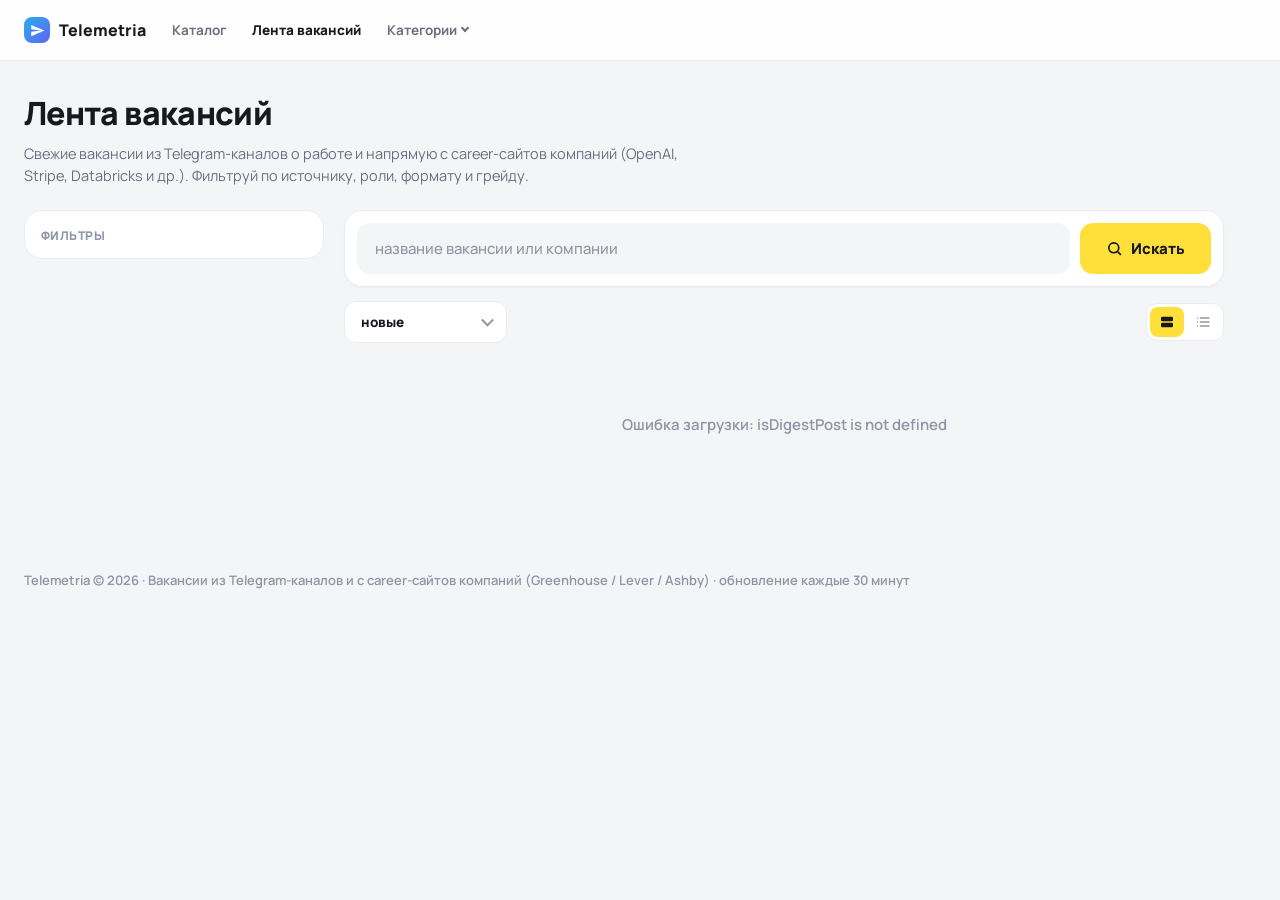
<file: jobs.html>
<!doctype html>
<html lang="ru">
<head>
<meta charset="utf-8" />
<meta name="viewport" content="width=device-width, initial-scale=1" />
<title>Telemetria — лента вакансий</title>
<meta name="description" content="Живая лента вакансий из Telegram-каналов и с career-сайтов компаний: фильтры по источнику, роли, формату, грейду." />
<link rel="stylesheet" href="fonts/manrope.css">
<style>
:root{
  --bg:#f4f5f7; --card:#fff; --ink:#18181f; --muted:#6b6f7e; --line:#ececf0;
  --pill:#eef0f3; --pill-ink:#4a4d5a; --yellow:#ffdf3a; --yellow-h:#ffd60a;
}
*{margin:0;padding:0;box-sizing:border-box}
body{background:var(--bg);color:var(--ink);font-family:'Manrope',sans-serif;-webkit-font-smoothing:antialiased}
.wrap{max-width:1440px;margin:0 auto;padding:0 24px}
a{color:inherit;text-decoration:none}
.ico{display:inline-block;vertical-align:-2px;flex-shrink:0}

/* Header */
header{background:rgba(255,255,255,.9);backdrop-filter:blur(10px);border-bottom:1px solid var(--line);position:sticky;top:0;z-index:20}
.nav{display:flex;align-items:center;gap:26px;height:60px;max-width:1440px;margin:0 auto;padding:0 24px}
.logo{display:flex;align-items:center;gap:9px;font-weight:800;font-size:16px}
.logo i{width:26px;height:26px;border-radius:8px;background:linear-gradient(135deg,#2AABEE,#6366f1);display:inline-flex;align-items:center;justify-content:center;color:#fff}
.nav a.tab{font-weight:700;color:#6b6f7e;font-size:13.5px;transition:.15s}
.nav a.tab:hover{color:var(--ink)}
.nav a.tab.active{font-weight:800;color:var(--ink)}

/* Мега-меню категорий в хедере */
.megatrigger{display:inline-flex;align-items:center;gap:5px;font-weight:700;color:#6b6f7e;font-size:13.5px;
  cursor:pointer;background:none;border:none;font-family:inherit;transition:.15s}
.megatrigger:hover,.megatrigger.open{color:var(--ink)}
.megatrigger .cv{width:6px;height:6px;border-right:2px solid currentColor;border-bottom:2px solid currentColor;
  transform:translateY(-2px) rotate(45deg);transition:transform .15s}
.megatrigger.open .cv{transform:translateY(1px) rotate(-135deg)}
/* Категории — плавающий поповер поверх экрана (не во весь экран), легко закрыть */
.mega{position:fixed;top:70px;left:50%;transform:translateX(-50%) translateY(-6px);
  width:min(940px,calc(100vw - 28px));max-height:calc(100vh - 96px);overflow:auto;
  background:var(--card);border:1px solid var(--line);border-radius:20px;
  box-shadow:0 30px 70px rgba(24,24,31,.28);padding:0 26px 26px;display:none;z-index:30;
  opacity:0;transition:opacity .15s,transform .15s}
.mega.open{display:block;opacity:1;transform:translateX(-50%) translateY(0)}
.mega-in{max-width:none;margin:0;padding:0}
.mega-head{position:sticky;top:0;background:var(--card);display:flex;align-items:center;
  justify-content:space-between;padding:18px 0 13px;margin-bottom:8px;border-bottom:1px solid var(--line);z-index:1}
.mega-h{font-size:15px;font-weight:800}
.mega-close{display:inline-flex;align-items:center;justify-content:center;width:32px;height:32px;border:none;
  border-radius:9px;background:var(--pill);color:var(--pill-ink);font-size:19px;line-height:1;cursor:pointer;transition:.13s}
.mega-close:hover{background:#e4e7ec;color:var(--ink)}
.mega-grid{display:grid;grid-template-columns:repeat(3,1fr);gap:24px 30px}
.mcol.wide{grid-column:span 2}
.mtitle{font-size:16px;font-weight:800;letter-spacing:-.01em;margin-bottom:12px}
.mitems{columns:1;column-gap:30px}
.mcol.wide .mitems{columns:2}
.mitem{display:block;width:fit-content;margin-bottom:11px;font-size:14px;font-weight:600;color:#3a3d4a;
  cursor:pointer;transition:.12s;break-inside:avoid}
.mitem:hover{color:#6366f1}
.mdiv{height:1px;background:var(--line);margin:22px 0}
.mega-bottom{display:grid;grid-template-columns:repeat(3,1fr);gap:24px 30px}
.megaback{position:fixed;inset:0;background:rgba(24,24,31,.32);z-index:25;display:none}
.megaback.open{display:block}
@media(max-width:860px){
  .mega-grid,.mega-bottom{grid-template-columns:repeat(2,1fr)}
  .mcol.wide{grid-column:span 2}
  .mcol.wide .mitems{columns:1}
}

/* Hero */
.hero{padding:30px 0 2px}
h1{font-size:clamp(24px,3.4vw,32px);font-weight:800;letter-spacing:-.02em}
.sub{color:var(--muted);font-size:14.5px;margin-top:8px;line-height:1.55;max-width:700px}

/* Layout */
.layout{display:flex;gap:20px;align-items:flex-start;padding:20px 0 44px}
.sidebar{width:300px;flex-shrink:0;position:sticky;top:76px;max-height:calc(100vh - 96px);overflow:auto;
  background:var(--card);border:1px solid var(--line);border-radius:18px;padding:16px 16px 4px}
.main{flex:1;min-width:0;padding-right:32px}

/* Search */
.searchbar{background:var(--card);border:1px solid var(--line);border-radius:18px;padding:12px;
  box-shadow:0 1px 2px rgba(24,24,31,.03)}
.searchrow{display:flex;gap:10px}
.searchrow input{flex:1;min-width:0;padding:15px 18px;border:none;border-radius:13px;background:var(--bg);
  font:600 15px 'Manrope';color:var(--ink);outline:none}
.searchrow input::placeholder{color:#9095a5;font-weight:500}
.searchrow input:focus{box-shadow:0 0 0 2px rgba(255,214,10,.5) inset}
.searchbtn{display:inline-flex;align-items:center;gap:8px;padding:0 26px;border:none;border-radius:13px;
  background:var(--yellow);color:#18181f;font:800 15px 'Manrope';cursor:pointer;transition:.15s}
.searchbtn:hover{background:var(--yellow-h)}

/* Toolbar */
.toolbar{display:flex;align-items:center;gap:12px;margin:14px 0}
.tbsel{position:relative}
.tbsel select{appearance:none;-webkit-appearance:none;padding:11px 36px 11px 16px;border:1px solid var(--line);
  border-radius:12px;background:var(--card);font:800 13.5px 'Manrope';color:var(--ink);cursor:pointer;outline:none}
.tbsel::after{content:"";position:absolute;right:15px;top:50%;width:7px;height:7px;border-right:2px solid #9095a5;
  border-bottom:2px solid #9095a5;transform:translateY(-70%) rotate(45deg);pointer-events:none}
.count{margin-left:auto;color:var(--muted);font-size:13.5px;font-weight:700}
.count b{color:var(--ink);font-weight:800}
.viewtoggle{display:inline-flex;gap:2px;padding:3px;border:1px solid var(--line);border-radius:11px;background:var(--card)}
.vbtn{display:inline-flex;align-items:center;justify-content:center;width:34px;height:30px;border:none;
  border-radius:8px;background:none;color:#9095a5;cursor:pointer;transition:.13s}
.vbtn:hover{color:var(--ink)}
.vbtn.on{background:var(--yellow);color:#18181f}

/* Sidebar filters */
.sbtitle{font-size:12px;font-weight:800;letter-spacing:.04em;text-transform:uppercase;color:#9095a5;padding:0 0 10px}
.fgroup{margin-bottom:12px}
.fgroup h4{font-size:12px;font-weight:800;color:var(--ink);margin-bottom:7px}
.fgroup .chips{display:flex;gap:6px;flex-wrap:wrap}
.chip{padding:6px 10px;border-radius:9px;border:1px solid transparent;background:var(--pill);
  font:800 12px 'Manrope';color:var(--pill-ink);cursor:pointer;transition:.13s;white-space:nowrap;
  display:inline-flex;align-items:center;gap:5px}
.chip:hover{background:#e4e7ec}
.chip.on{background:var(--yellow);color:#18181f}
.chip .n{font-size:10.5px;font-weight:800;color:#adb1be}
.chip.on .n{color:#93801d}
.clearbtn{width:100%;padding:9px;border-radius:10px;border:1px solid #f3d0d0;background:#fff;color:#dc2626;
  font:800 12px 'Manrope';cursor:pointer;transition:.15s;margin-bottom:10px}
.clearbtn:hover{background:#fef2f2}

/* Выпадающий список (для групп с большим числом вариантов) */
.fsel{display:flex;align-items:center;justify-content:space-between;gap:8px;width:100%;
  padding:9px 12px;border:1px solid var(--line);border-radius:10px;background:var(--bg);
  font:700 12.5px 'Manrope';color:#9095a5;cursor:pointer;transition:.13s}
.fsel:hover{border-color:#d7dae2}
.fsel .cv{width:7px;height:7px;border-right:2px solid #9095a5;border-bottom:2px solid #9095a5;
  transform:translateY(-2px) rotate(45deg);transition:transform .15s;flex-shrink:0;margin-right:2px}
.fsel.open .cv{transform:translateY(1px) rotate(-135deg)}
.fpanel{display:none;margin-top:6px;border:1px solid var(--line);border-radius:10px;overflow:hidden;background:var(--card)}
.fpanel.open{display:block}
.fsearch{width:100%;padding:8px 11px;border:none;border-bottom:1px solid var(--line);
  background:var(--card);font:600 12.5px 'Manrope';color:var(--ink);outline:none}
.fsearch::placeholder{color:#adb1be}
.foptlist{max-height:196px;overflow:auto;padding:4px}
.fopt{display:flex;align-items:center;justify-content:space-between;gap:8px;width:100%;
  padding:7px 9px;border:none;border-radius:7px;background:none;
  font:800 12px 'Manrope';color:var(--pill-ink);cursor:pointer;text-align:left}
.fopt:hover{background:var(--pill)}
.fopt.on{background:var(--yellow);color:#18181f}
.fopt .n{font-size:10.5px;font-weight:800;color:#adb1be}
.fopt.on .n{color:#93801d}
.fchips{display:flex;gap:6px;flex-wrap:wrap;margin-top:8px}
.chip .x{font-weight:800;color:#93801d}

/* Фильтр по зарплате: две колонки пилюль-диапазонов (₽) */
.salgrid{display:grid;grid-template-columns:1fr 1fr;gap:7px}
.salchip{display:flex;align-items:center;gap:6px;padding:9px 11px;border-radius:11px;border:1px solid transparent;
  background:var(--pill);font:800 13px 'Manrope';color:var(--ink);cursor:pointer;transition:.13s;white-space:nowrap}
.salchip:hover{background:#e4e7ec}
.salchip.on{background:var(--yellow);color:#18181f}
.salchip .n{font-size:10.5px;font-weight:800;color:#adb1be}
.salchip.on .n{color:#93801d}

/* Источник: пилюли с подписью в две строки (Telegram / Ru-global / Global / Russia) */
.srcpills{display:flex;flex-wrap:wrap;gap:7px}
.srcpill{display:flex;flex-direction:column;gap:2px;text-align:left;
  padding:8px 11px;border-radius:11px;border:1px solid transparent;
  background:var(--pill);cursor:pointer;transition:.13s;font-family:'Manrope',sans-serif}
.srcpill:hover{background:#e4e7ec}
.srcpill.on{background:var(--yellow)}
.srchead{display:flex;align-items:center;gap:6px}
.srchead b{font-size:13px;font-weight:800;color:var(--ink);line-height:1.1}
.srchead .n{font-size:10.5px;font-weight:800;color:#adb1be}
.srcpill.on .srchead .n{color:#93801d}
.srcsub{font-size:10.5px;font-weight:600;color:var(--muted);line-height:1.2}
.srcpill.on .srcsub{color:#93801d}

/* Feed + card */
/* align-items:start — карточки НЕ растягиваются на высоту ряда, а берут высоту
   по своему содержимому. Иначе (stretch) при раскрытии одной карточки «глазом»
   весь ряд тянется по ней и соседние карточки тоже вырастают. Так растёт только
   раскрытая вакансия, соседи остаются как есть. */
.feed{display:grid;grid-template-columns:repeat(3,minmax(0,1fr));gap:14px;align-items:start}
@media(max-width:1240px){.feed{grid-template-columns:repeat(2,minmax(0,1fr))}}
@media(max-width:680px){.feed{grid-template-columns:1fr}}
.post{background:var(--card);border:1px solid var(--line);border-radius:18px;padding:20px 22px;
  box-shadow:0 1px 2px rgba(24,24,31,.03);transition:box-shadow .15s,border-color .15s}
/* Зоны фиксированы по min-height (заголовок 2 строки, описание 2 строки), поэтому
   заголовки и описания всех карточек выровнены, а теги начинаются на одном уровне
   даже без растяжения по высоте ряда. */
.feed:not(.rows) .post{display:flex;flex-direction:column;min-height:186px}
.post{cursor:pointer}
.feed:not(.rows) .ptitle{display:-webkit-box;-webkit-line-clamp:2;-webkit-box-orient:vertical;overflow:hidden;height:2.5em}
.feed:not(.rows) .pexc{display:-webkit-box;-webkit-line-clamp:2;-webkit-box-orient:vertical;overflow:hidden;height:3.1em}
/* Зона тегов — фиксированная высота под две строки пилюль, всегда присутствует
   (даже пустая), чтобы ВСЕ карточки в сетке были одной высоты: заголовок и
   описание уже зажаты в 2 строки, поэтому фикс тегов делает блоки единого размера.
   align-content:flex-start — одна строка пилюль прижата к верху зоны. */
.feed:not(.rows) .conds{height:26px;margin-top:13px;overflow:hidden;align-content:flex-start}
.feed:not(.rows) .skills{height:26px;margin-top:8px;overflow:hidden;align-content:flex-start}
.post:hover{border-color:#dfe2e8;box-shadow:0 8px 24px rgba(24,24,31,.07)}
/* Шапка карточки — всегда одна строка фиксированной высоты, чтобы заголовки
   всех карточек стартовали на одном уровне (пилюли формата/грейда ушли в нижнюю
   зону тегов). */
.ptop{display:flex;align-items:center;gap:9px;min-height:30px}
.ava{position:relative;overflow:hidden;width:30px;height:30px;border-radius:50%;display:flex;align-items:center;
  justify-content:center;font-size:13px;font-weight:800;color:#fff;flex-shrink:0}
.avimg{position:absolute;inset:0;width:100%;height:100%;object-fit:cover;border-radius:50%}
.ava.brand{box-shadow:inset 0 0 0 1px rgba(24,24,31,.06)}
.ava.tg{background:#e8f1fb;color:#2f8ee0}
.src-name{font-weight:800;font-size:13.5px;min-width:0;overflow:hidden;text-overflow:ellipsis;white-space:nowrap}
.mpill{font-size:12px;font-weight:700;color:var(--pill-ink);background:var(--pill);padding:4px 10px;border-radius:8px;white-space:nowrap}
.mpill.co{background:#eaf3ff;color:#1573c4;font-weight:800}
.ptime{margin-left:auto;color:#9095a5;font-size:12px;font-weight:700;white-space:nowrap;display:inline-flex;align-items:center;gap:6px}
.ptime .v{display:inline-flex;align-items:center;gap:4px}
.ptitle{display:inline-block;margin-top:13px;font-size:18px;font-weight:800;letter-spacing:-.01em;line-height:1.25;color:var(--ink)}
.post:hover .ptitle{color:#1573c4}
/* Описание вакансии — тот же шрифт Manrope, что и на всём остальном сайте (без
   отдельного serif, чтобы описание не выбивалось из общей типографики). */
.pexc{margin-top:8px;color:#5b5f6e;font:400 14px/1.55 'Manrope',sans-serif}
.tags{display:flex;gap:7px;flex-wrap:wrap;margin-top:13px}
.tag{font-size:12px;font-weight:700;padding:4px 11px;border-radius:8px;background:var(--pill);color:var(--pill-ink)}
.tag.tmore{color:#9095a5;background:transparent;padding-left:2px}
/* Зарплата: реальная вилка — акцентная (зелёная), оценка — приглушённая с «≈». */
.tag.sal{background:#e7f7ec;color:#137a3a;font-weight:800}
.tag.sal.est{background:transparent;border:1px dashed #cfd3dc;color:#8a8f9e;font-weight:700}
/* Две зоны меток на карточке: «условия» (цветные пилюли — зарплата/формат/страна/
   грейд) и «навыки» (нейтральные хэштеги). Разведены цветом и строкой, чтобы глаз
   не смешивал «сколько и где» с «про что». */
.conds{display:flex;gap:7px;flex-wrap:wrap;margin-top:13px}
.skills{display:flex;gap:7px;flex-wrap:wrap;margin-top:8px}
.cond{display:inline-flex;align-items:center;gap:5px;font-size:12px;font-weight:800;
  padding:4px 10px;border-radius:8px;white-space:nowrap;background:var(--pill);color:var(--pill-ink)}
.cond svg{width:12px;height:12px;opacity:.9;flex:0 0 auto}
.cond.sal{background:#e7f7ec;color:#137a3a}
.cond.sal.est{background:transparent;border:1px dashed #cfd3dc;color:#8a8f9e;font-weight:700}
.cond.fmt{background:#eaf3ff;color:#1573c4}
.cond.geo{background:#fbf0da;color:#9a6a10}
.htag{display:inline-flex;align-items:center;font-size:12px;font-weight:700;padding:4px 10px;
  border-radius:8px;color:var(--pill-ink);background:transparent;border:1px solid #e6e7ec}
.htag .h{color:#adb1be;font-weight:800;margin-right:1px}
.htag.tmore{border:none;color:#9095a5;padding-left:2px}

/* Кнопка-«глаз» в правом верхнем углу карточки (как значок просмотров в Telegram):
   по клику показывает полное описание вакансии в плавающей панели ПОВЕРХ соседних
   карточек — сама карточка не меняет размер. Только иконка — не съедает заголовок. */
.eye{position:relative;flex-shrink:0;display:inline-flex;align-items:center;justify-content:center;width:28px;height:28px;padding:0;
  border:1px solid var(--line);border-radius:8px;background:var(--card);color:#9095a5;cursor:pointer;transition:.13s}
.eye svg{width:16px;height:16px}
.eye:hover{border-color:#cfe0f4;color:#1573c4;background:#f4f8fd}
/* Подсказка «Предпросмотр» при наведении на «глаз» — мгновенная (не ждём ~1с
   как у нативного title). Появляется над кнопкой, у правого края карточки. */
.eye::after{content:"Предпросмотр";position:absolute;bottom:calc(100% + 7px);right:0;
  padding:5px 9px;border-radius:8px;background:#18181f;color:#fff;font:700 11.5px 'Manrope';
  white-space:nowrap;opacity:0;pointer-events:none;transform:translateY(3px);
  transition:opacity .13s,transform .13s;z-index:6;box-shadow:0 6px 18px rgba(24,24,31,.22)}
.eye:hover::after{opacity:1;transform:translateY(0)}
.post.preview-active .eye{color:#1573c4;border-color:#cfe0f4;background:#f0f6fe}
/* Плавающая панель предпросмотра: полное описание вакансии поверх ленты. Позицию
   (left/top/width по карточке) выставляет JS; шрифт — тот же Manrope, что и на сайте. */
.preview-pop{position:absolute;z-index:40;display:none;background:var(--card);border:1px solid var(--line);
  border-radius:16px;box-shadow:0 24px 60px rgba(24,24,31,.28);padding:18px 20px;max-height:60vh;overflow:auto}
.preview-pop.open{display:block}
.preview-pop .pp-title{font:800 16px/1.3 'Manrope',sans-serif;letter-spacing:-.01em;color:var(--ink);margin-bottom:10px}
.preview-pop .pp-body{font:400 14px/1.6 'Manrope',sans-serif;color:#31323c;white-space:pre-wrap;overflow-wrap:anywhere}
.feed.rows .eye{display:none}

/* Страница вакансии: описание, источник, работодатель, теги и кнопка «Откликнуться» */
/* Страница вакансии — фиксированный слой ПОД хедером (top:61px = высота хедера
   с бордером), z-index ниже хедера, чтобы навигация оставалась видимой. */
.detail{position:fixed;left:0;right:0;top:61px;bottom:0;z-index:15;background:var(--bg);overflow:auto;display:none}
.detail.open{display:block}
body.noscroll{overflow:hidden}
.detail-in{max-width:760px;margin:0 auto;padding:22px 24px 60px}
.dback{display:inline-flex;align-items:center;gap:6px;margin-bottom:16px;padding:10px 15px;border:1px solid var(--line);
  border-radius:12px;background:var(--card);font:800 13px 'Manrope';color:var(--ink);cursor:pointer;transition:.13s}
.dback:hover{border-color:#d7dae2}
.dcard{background:var(--card);border:1px solid var(--line);border-radius:20px;padding:28px 30px;
  box-shadow:0 1px 2px rgba(24,24,31,.03)}
.dtop{display:flex;align-items:center;gap:12px}
.dtop .ava{width:44px;height:44px;font-size:18px}
.dhead-txt{min-width:0}
.dcompany{font-size:16px;font-weight:800;letter-spacing:-.01em}
.dsource{font-size:12.5px;font-weight:700;color:var(--muted);margin-top:2px}
.dtime{margin-left:auto;color:#9095a5;font-size:12.5px;font-weight:700;white-space:nowrap}
.dtitle{margin-top:20px;font-size:24px;font-weight:800;letter-spacing:-.02em;line-height:1.25}
.dmeta{display:flex;gap:7px;flex-wrap:wrap;margin-top:14px}
.dsec{font-size:12px;font-weight:800;letter-spacing:.04em;text-transform:uppercase;color:#9095a5;margin:24px 0 10px}
/* Описание на странице вакансии — тот же единый шрифт Manrope, что и в карточках. */
.ddesc{font:400 16px/1.7 'Manrope',sans-serif;color:#31323c;white-space:pre-wrap;overflow-wrap:anywhere}
.dtags{display:flex;gap:7px;flex-wrap:wrap}
/* Зарплата на странице вакансии: реальная — акцентом, оценка — приглушённо с пометкой. */
.dsal{display:inline-flex;align-items:baseline;gap:10px;font-size:20px;font-weight:800;color:#137a3a}
.dsal.est{color:#6b6f7e;font-weight:700}
.dsal-note{font-size:12px;font-weight:600;color:#9095a5}
.dapply{display:flex;align-items:center;justify-content:center;gap:8px;margin-top:28px;padding:16px;
  border-radius:14px;background:var(--yellow);color:#18181f;font:800 15px 'Manrope';cursor:pointer;transition:.15s}
.dapply:hover{background:var(--yellow-h)}
@media(max-width:680px){.dcard{padding:22px 20px}.dtitle{font-size:21px}}

/* Построчный вид ленты (компактный список вместо карточек) */
.feed.rows{display:block;gap:0;border:1px solid var(--line);border-radius:14px;overflow:hidden;background:var(--card)}
.feed.rows .post{border:none;border-radius:0;border-bottom:1px solid var(--line);box-shadow:none;padding:12px 18px}
.feed.rows .post:last-child{border-bottom:none}
.feed.rows .post:hover{box-shadow:none;background:#fafbfc}
.feed.rows .pexc,.feed.rows .conds,.feed.rows .skills{display:none}
.feed.rows .ptitle{margin-top:4px;font-size:15.5px}
.feed.rows .mpill{font-size:11.5px;padding:3px 8px}

.sentinel{height:1px}
.state{padding:56px 20px;text-align:center;color:#9095a5;font-weight:600;font-size:15px}

/* Скелетоны на время загрузки ленты */
@keyframes shimmer{0%{background-position:200% 0}100%{background-position:-200% 0}}
.skel-card{background:var(--card);border:1px solid var(--line);border-radius:18px;padding:20px 22px;
  display:flex;flex-direction:column;min-height:186px}
.sk{background:linear-gradient(90deg,#ececf0 25%,#f5f6f8 50%,#ececf0 75%);background-size:200% 100%;
  animation:shimmer 1.4s ease-in-out infinite;border-radius:8px;flex-shrink:0}
.skel-top{display:flex;align-items:center;gap:9px;margin-bottom:16px}
.sk-ava{width:30px;height:30px;border-radius:50%}
.skel-tags{display:flex;gap:7px;margin-top:auto;padding-top:16px}
.feed.rows .skel-card{min-height:0;padding:14px 18px;flex-direction:row;align-items:center;gap:12px}
.feed.rows .skel-card>.sk{margin:0!important}
.feed.rows .skel-top,.feed.rows .skel-tags{display:none}
footer{padding:36px 0 24px;color:#9095a5;font-size:13px;font-weight:600}

@media(max-width:860px){
  .layout{flex-direction:column;gap:14px}
  .sidebar{width:100%;position:static;max-height:280px;order:2}
  .main{width:100%;order:1;padding-right:0}
  .fgroup{margin-bottom:14px}
}
</style>
</head>
<body>

<header><div class="nav">
  <a class="logo" href="index.html"><i>
    <svg class="ico" width="15" height="15" viewBox="0 0 24 24" fill="currentColor"><path d="M2 21l21-9L2 3v7l15 2-15 2z"/></svg>
  </i>Telemetria</a>
  <a class="tab" href="index.html">Каталог</a>
  <a class="tab active" href="jobs.html">Лента вакансий</a>
  <button class="megatrigger" id="megatrigger">Категории<span class="cv"></span></button>
</div></header>
<div class="megaback" id="megaback"></div>
<div class="mega" id="mega"><div class="mega-in" id="megaIn"></div></div>
<div class="detail" id="detail"></div>

<div class="wrap">
  <div class="hero">
    <h1>Лента вакансий</h1>
    <p class="sub">Свежие вакансии из Telegram-каналов о работе и напрямую с career-сайтов компаний (OpenAI, Stripe, Databricks и др.). Фильтруй по источнику, роли, формату и грейду.</p>
  </div>

  <div class="layout">
    <aside class="sidebar">
      <div class="sbtitle">Фильтры</div>
      <div id="filters"></div>
    </aside>

    <main class="main">
      <div class="searchbar">
        <div class="searchrow">
          <input id="q" placeholder="название вакансии или компании" />
          <button class="searchbtn" id="searchbtn">
            <svg class="ico" width="17" height="17" viewBox="0 0 24 24" fill="none" stroke="currentColor" stroke-width="2.4"><circle cx="11" cy="11" r="7"/><path d="M21 21l-4.3-4.3"/></svg>
            Искать
          </button>
        </div>
      </div>

      <div class="toolbar">
        <div class="tbsel">
          <select id="sort">
            <option value="new">новые</option>
            <option value="old">сначала старые</option>
          </select>
        </div>
        <div class="count" id="count"></div>
        <div class="viewtoggle" id="viewtoggle">
          <button class="vbtn" data-view="cards" title="Показывать блоками" aria-label="Показывать блоками">
            <svg class="ico" width="16" height="16" viewBox="0 0 24 24" fill="currentColor"><rect x="3" y="4" width="18" height="7" rx="2"/><rect x="3" y="13" width="18" height="7" rx="2"/></svg>
          </button>
          <button class="vbtn" data-view="rows" title="Показывать построчно" aria-label="Показывать построчно">
            <svg class="ico" width="16" height="16" viewBox="0 0 24 24" fill="none" stroke="currentColor" stroke-width="2" stroke-linecap="round"><path d="M8 6h13M8 12h13M8 18h13M3.5 6h.01M3.5 12h.01M3.5 18h.01"/></svg>
          </button>
        </div>
      </div>

      <div class="feed" id="feed"></div>
      <div class="sentinel" id="sentinel"></div>
      <div class="state" id="state">Загрузка…</div>
    </main>
  </div>

  <footer>Telemetria © 2026 · Вакансии из Telegram-каналов и с career-сайтов компаний (Greenhouse / Lever / Ashby) · обновление каждые 30 минут</footer>
</div>

<script src="tgparse.js"></script>
<script>
// Данные грузятся статическим JSON с нашего домена (data/job_feed.json —
// Telegram-лента; data/company_jobs.json — вакансии с career-сайтов компаний
// через публичные API их ATS). Не запросом в Supabase/ATS из браузера — чтобы
// сайт открывался в РФ без VPN (см. PROJECT.md). JSON обновляет CI после скрейпа.

// Группы тегов для левого меню. Порядок = порядок в сайдбаре.
// Источник — карточки с подписью (Telegram / Ru-global / Global).
// Категория вакансии (_srcCat): Telegram — посты из каналов И вакансии компаний
// с российской локацией (это один рынок); для остальных компаний —
// RU-корни → Ru-global; иначе Global.
// Порядок = порядок пилюль. Telegram+Global (короткие) в первый ряд,
// Ru-global (широкая подпись) переносится во второй — итого два ряда.
const SRC_CATS = ["Telegram","Global","Ru-global"];
const SRC_META = {
  "Telegram":  "Каналы и чаты",
  "Global":    "Международные",
  "Ru-global": "Международные · с RU-корнями",
};
// Слаги компаний с российскими корнями → Ru-global. Пополняй по мере роста сида
// (parser/companies_ats.json). Слаг должен совпадать с company_slug в вакансии.
const RU_ROOTS = new Set([
  "yandex","nebius","clickhouse","plata",
  // компании с офисами и наймом в СНГ — из подборки владельца:
  "chocofamily","easybrain","gopuff","joom","lightspeed","tbc-bank","veeam",
  "c-teleport","ecommpay","sumsub","tradingview",
  // известные RU-rooted — на случай появления в сиде:
  "jetbrains","miro","semrush","revolut","nginx","gett","luxoft","playrix",
  "wargaming","indrive","ozon","wildberries","kaspersky","aviasales","selectel",
]);
// Локация в России → категория Telegram (приоритет над RU-корнями/Global).
// Курируемый список: крупные города + маркеры страны. У мелких городов длинный
// хвост — редкий райцентр может не совпасть и уехать в Ru-global; список пополняем.
const RU_LOC = /росс|russia|москв|moscow|питер|petersburg|санкт|казан|новосиб|екатеринб|новгород|краснодар|воронеж|сочи|самар|уфа|владимир|пермь|челябинск|омск|ростов|волгоград|красноярск|тюмен|тольятти|ижевск|барнаул|ульяновск|иркутск|хабаровск|владивосток|калининград|ярославл|тула|рязан|сасово|\bрф\b/i;
const G_ROLE  = ["Frontend","Backend","Fullstack","Mobile","DevOps","QA","Data/ML","Аналитик","Design","Product","Project","Marketing","Sales","HR","Management","Support"];
const G_STACK = ["Python","JS/TS","Java","PHP","Go",".NET/C#","1C"];
const G_FMT   = ["Удалёнка","Гибрид","Офис","Релокация"];
const G_GRADE = ["Junior","Middle","Senior","Lead"];
const G_EMPLOY= ["Стажировка","Фриланс","Part-time"];
// «Дайджест» фильтром не предлагаем: подборки отсеиваются в looksLikeVacancy и в ленту не попадают.
const G_OTHER = ["З/п указана"];
// Диапазоны зарплат (₽/мес). Маркер SAL_MARK в GROUPS рисует особый блок (не теги).
const SAL_MARK = "__SAL__";
const SRC_MARK = "__SRC__";   // маркер блока карточек-источников в GROUPS
const SAL_BUCKETS = [
  {label:"до 80k",   lo:0,      hi:80000},
  {label:"81–150k",  lo:80000,  hi:150000},
  {label:"151–250k", lo:150000, hi:250000},
  {label:"251–350k", lo:250000, hi:350000},
  {label:"351–500k", lo:350000, hi:500000},
  {label:"500k+",    lo:500000, hi:Infinity},
];
const SAL = new Set(SAL_BUCKETS.map(b=>b.label));
const SAL_BY = Object.fromEntries(SAL_BUCKETS.map(b=>[b.label,b]));
let SAL_COUNTS = null;   // считаем один раз после загрузки данных
const GROUPS = [
  ["Источник", SRC_MARK], ["Роль", G_ROLE], ["Стек", G_STACK], ["Формат", G_FMT],
  ["зарплата, ₽", SAL_MARK],
  ["Грейд", G_GRADE], ["Занятость", G_EMPLOY], ["Прочее", G_OTHER],
];
const SRC = new Set(SRC_CATS), FMT = new Set(G_FMT), GRADE = new Set(G_GRADE);
const ATS_NAME = {greenhouse:"Greenhouse", lever:"Lever", ashby:"Ashby", smartrecruiters:"SmartRecruiters", workable:"Workable", workday:"Workday", teamtailor:"Teamtailor", yandex:"yandex.ru/jobs"};

let data = [], active = new Set(), sortNewest = true;
// Вид ленты: карточки-блоки (по умолчанию) или компактный список строк. Запоминаем в браузере.
let rowView = localStorage.getItem("jobs_view")==="rows";
// Группы, у которых вариантов >= DROPDOWN_MIN, показываем выпадающим списком с поиском.
const DROPDOWN_MIN = 7;
let openGroups = new Set(), groupSearch = {};

// Часть данных из скрейпа уже HTML-экранирована (напр. channel_title
// «Job in IT&amp;Digital»). Сначала декодируем такие сущности, затем экранируем
// заново — иначе на странице виден двойной энкодинг («&amp;»).
const ENT = {"&amp;":"&","&lt;":"<","&gt;":">","&quot;":'"',"&#39;":"'","&#039;":"'","&nbsp;":" "};
const esc = s => String(s??"")
  .replace(/&(?:amp|lt|gt|quot|#0?39|nbsp);/g, m=>ENT[m])
  .replace(/[&<>"]/g,c=>({"&":"&amp;","<":"&lt;",">":"&gt;",'"':"&quot;"}[c]));
const compact = n => n==null ? "" : Intl.NumberFormat("en",{notation:"compact",maximumFractionDigits:1}).format(n).replace(".",",");
const hueOf = s => { let h=0; for(const c of (s||"")) h=(h*31+c.charCodeAt(0))%360; return h; };
const LINKOUT = '<svg class="ico" width="13" height="13" viewBox="0 0 24 24" fill="none" stroke="currentColor" stroke-width="2"><path d="M14 4h6v6M20 4l-9 9M18 14v5a1 1 0 0 1-1 1H5a1 1 0 0 1-1-1V7a1 1 0 0 1 1-1h5"/></svg>';
// Кнопка «глаз» — предпросмотр: раскрывает полное описание прямо в карточке.
// Только иконка (как значок просмотров в Telegram), в правом верхнем углу карточки.
const EYE = '<button class="eye" type="button" aria-expanded="false" aria-label="Предпросмотр">'
  + '<svg viewBox="0 0 24 24" fill="none" stroke="currentColor" stroke-width="2" stroke-linecap="round" stroke-linejoin="round"><path d="M2 12s3.5-7 10-7 10 7 10 7-3.5 7-10 7-10-7-10-7z"/><circle cx="12" cy="12" r="3"/></svg></button>';
// Иконки для пилюль-условий: домик — формат работы, булавка — страна.
const ICON_HOME = '<svg viewBox="0 0 24 24" fill="none" stroke="currentColor" stroke-width="2" stroke-linecap="round" stroke-linejoin="round" aria-hidden="true"><path d="M3 11 12 4l9 7"/><path d="M5 10v9h14v-9"/></svg>';
const ICON_PIN = '<svg viewBox="0 0 24 24" fill="none" stroke="currentColor" stroke-width="2" stroke-linejoin="round" aria-hidden="true"><path d="M12 22s7-6.5 7-12a7 7 0 1 0-14 0c0 5.5 7 12 7 12z"/><circle cx="12" cy="10" r="2.5"/></svg>';

// Промо-подписи каналов («При отклике укажите, что нашли вакансию на …»,
// «Подписывайтесь…», «Канал не участвует в найме…» и т.п.) — это не часть
// вакансии, а реклама канала. Вырезаем такие строки из текста поста.
const PROMO = [
  /при отклике укажите/i,
  /нашл[иа].{0,20}ваканси/i,
  /подпис(ывайт|ать|ка|ан)/i,
  /канал не участвует в найме/i,
  /откликаясь на ваканси/i,
  /больше ваканси[йя]/i,
  /перейти на канал/i,
  /задать вопрос/i,
  /email[-\s]?рассылк/i,
  /правилами использования канала/i,
  /наш канал\b/i,
  /\bв\s?MAX\b/,
  /реклама\b|\berid\b/i,
];
function stripPromo(text){
  if(!text) return text;
  return text.split("\n")
    .filter(ln=>{ const s=ln.trim(); return !s || !PROMO.some(re=>re.test(s)); })
    .join("\n").replace(/\n{3,}/g,"\n\n").trim();
}

// Эвристический разбор зарплаты из текста поста (структурного поля нет — только текст).
// Возвращаем список интервалов [lo,hi] в рублях/мес — по одному на строку с зарплатой,
// чтобы дайджест с ролями на 50k и 250k не «заполнял» промежуточные диапазоны.
// Валюту приводим к ₽ по грубому курсу; строки про инвестиции/бюджет/размер команды
// отсекаем, чтобы не принять «$78 млн» или «команда 3500+» за оклад.
const SAL_NOISE = /(инвестиц|invest|раунд|valuation|капитализ|команд|бюджет|budget|\bMAU\b|\bARR\b|\bMRR\b|оборот|выручк|оценивается|оценка комп|стоимост)/i;
const SAL_KW    = /(зарплат|з\/п|з\.п|з\/пл|оклад|доход|заработн|вилк|компенсац|salary|на руки|\bfrom\b)/i;
const SAL_DUR   = /(лет|год|года|мес|month|year)/i;
const SAL_TOKEN = /(\d[\d\s]*\d|\d)\s*(к|k|тыс[а-я.]*)?/gi;
const SAL_RATE  = {"$":90, "€":100};
function parseSalary(text){
  if(!text) return [];
  const out=[];
  for(const raw of text.split("\n")){
    const ln=raw.trim(); if(!ln) continue;
    if(SAL_NOISE.test(ln) && !SAL_KW.test(ln)) continue;                 // строка про деньги компании, не оклад
    const hasCur=/[$€₽]|руб|USD|EUR|RUB/i.test(ln);
    const hasK  =/\d\s*[кk]/i.test(ln) || /тыс/i.test(ln);
    if(!(SAL_KW.test(ln) || hasCur || hasK)) continue;                   // в строке нет признаков зарплаты
    const rate = /[$]|USD/i.test(ln) ? SAL_RATE["$"] : (/€|EUR/i.test(ln) ? SAL_RATE["€"] : 1);
    const vals=[]; let m; SAL_TOKEN.lastIndex=0;
    while((m=SAL_TOKEN.exec(ln))){
      const suf=m[2], tail=ln.slice(m.index+m[0].length, m.index+m[0].length+6);
      if(!suf && SAL_DUR.test(tail)) continue;                           // «от 2 лет», «6 месяцев» — не деньги
      let n=parseFloat(m[1].replace(/\s/g,"").replace(",","."));
      if(!isFinite(n)) continue;
      if(suf) n*=1000;                                                   // 200к / $6K / 80 тыс
      else if(rate===1 && n<1000) n*=1000;                              // «150» в рублёвой строке = 150k
      n*=rate;
      if(n>=10000 && n<=5000000) vals.push(n);                          // отсекаем мусор вне диапазона окладов
    }
    if(vals.length) out.push([Math.min(...vals), Math.max(...vals)]);
  }
  return out;
}
// Диапазон вакансии пересекается с диапазоном-фильтром? Учитываем и реальную
// вилку (_salIv), и оценку (_salEst) — чтобы по зарплате фильтровались и те
// вакансии, где вилка не указана, но мы её оценили.
function salMatch(p, label){
  const b=SAL_BY[label]; if(!b) return false;
  const ivs=(p._salIv&&p._salIv.length)?p._salIv:(p._salEst||null);
  if(!ivs) return false;
  return ivs.some(([lo,hi])=> lo<b.hi && hi>b.lo);
}

// ── Зарплата: реальная вилка и оценка ────────────────────────────────────────
// Валюты приводим к ₽ по грубому курсу — для фильтра/бакетов (отображаем в
// исходной валюте). Оценку берём из data/salary_bench.json, когда вилки нет.
const CUR_RUB = {USD:90, EUR:100, GBP:115, RUB:1};
const CUR_SYM = {USD:"$", EUR:"€", GBP:"£", RUB:"₽"};
let SAL_BENCH = null, SAL_BENCH_INTL = null;           // грузятся в load()
const _kShort = n => n>=1e6 ? (n/1e6).toFixed(1).replace(/\.0$/,"").replace(".",",")+"M" : Math.round(n/1000)+"k";
// Локация в США? Оценку по levels.fyi применяем только к US-вакансиям — в других
// странах разброс total comp слишком велик (см. salary_bench_intl.json).
const US_RX=/\b(United States|USA|U\.S\.|US[-\s]|,\s?(?:CA|NY|WA|TX|MA|IL|CO|GA|FL|OR|VA|NC|PA|NJ|DC)\b|New York|San Francisco|Seattle|Austin|Boston|Los Angeles|Chicago|Denver|Atlanta|Mountain View|Menlo Park|Palo Alto|Sunnyvale|Bay Area|Remote[,\s-]+US)\b/i;
const isUS = loc => !!loc && US_RX.test(loc);
// Все суммы на сайте — В МЕСЯЦ (и ₽, и валюты), поэтому суффикс «/мес» вшит.
// «150–200k ₽/мес» (или одиночное «200k ₽/мес»); для валют — «$16K–$24K/мес».
function fmtRub(lo,hi){ return (lo===hi?_kShort(lo):_kShort(lo)+"–"+_kShort(hi))+" ₽/мес"; }
function fmtCur(lo,hi,cur){
  if(cur==="RUB"||!cur) return fmtRub(lo,hi);
  // K с одним знаком для «мелких» месячных сумм (<100k), иначе округляем.
  const s=CUR_SYM[cur]||"", k=n=> n>=1e6?(n/1e6).toFixed(1).replace(/\.0$/,"")+"M"
    : n>=1e5?Math.round(n/1000)+"K":(n/1e3).toFixed(1).replace(/\.0$/,"")+"K";
  return (lo===hi ? s+k(lo) : s+k(lo)+"–"+s+k(hi))+"/мес";
}
// Оценка вилки по бенчмарку: нужен ровно один грейд и одна роль (иначе слишком
// широко). База × множитель роли ± spread. Возвращает [lo,hi] в валюте бенчмарка.
function benchEstimate(tags, bench, round, factor){
  if(!bench) return null;
  const grade=(tags||[]).find(t=>GRADE.has(t));
  const roles=(tags||[]).filter(t=>G_ROLE.includes(t));
  if(!grade || roles.length!==1) return null;
  const base=bench.grade_base[grade]; if(!base) return null;
  const mult=bench.role_mult[roles[0]] ?? bench.default_mult;
  const mid=base*mult*(factor||1), sp=bench.spread, r=round||5000;
  return [Math.round(mid*(1-sp)/r)*r, Math.round(mid*(1+sp)/r)*r];
}
// Бенчмарк SAL_BENCH — это Habr Career, ₽/мес по РФ, и применять его к вакансии
// Airbnb в Ireland/UK нельзя: «≈165–260k ₽» там просто неправда. Настоящий рынок
// (страна работодателя, локация вакансии) по тексту поста напрямую не разглядеть,
// поэтому функция проверяет не рынок, а ЯЗЫК поста — так дешевле и на практике
// почти всегда совпадает: доля кириллицы <15% = текст английский (порог взят по
// данным ленты — в диапазоне 15–35% лежат короткие RU-посты вида «Senior fullstack
// java developer / от 200 000 ₽»). Сумма в рублях — сама по себе достаточный
// признак РФ-рынка, языком её не перебить.
// Находка 4 (Minor, повторное ревью): имя isRuMarket и старая формулировка
// комментария обещали различение РЫНКА — это неточно. Правило работает
// корректно, трогать его не нужно, но результат ограничен именно языком:
// русскоязычный пост про вакансию в Берлине или Дубае всё равно получит
// рублёвую оценку, потому что написан по-русски.
const RUB_RE = /₽|руб/i;
function isRuMarket(p){
  const text=p.text||"";
  if(RUB_RE.test(text)) return true;
  const letters=text.match(/\p{L}/gu)||[];
  if(!letters.length) return true;                    // нет букв — не с чем спорить, ведём себя как раньше
  const cyr=letters.filter(c=>/[а-яё]/i.test(c)).length;
  return cyr/letters.length >= 0.15;
}
// RU/TG: оценка ₽/мес (Habr Career). Для зарубежных постов оценки нет — лучше
// пустая пилюля, чем уверенно показанная неверная вилка.
function estimateSalary(p){ return isRuMarket(p) ? benchEstimate(p.tags, SAL_BENCH, 5000) : null; }
// ATS/US: оценка оклада (levels.fyi), в МЕСЯЦ ($/мес). Только для US-локаций;
// масштаб по тиру работодателя (A — топ, C — space/hardware/gamedev; по умолч. B).
// Бенчмарк задан годовым окладом → делим на 12.
function estimateIntl(j){
  const B=SAL_BENCH_INTL;
  if(!B || !isUS(j.location)) return null;
  const tier=(B.company_tier||{})[norm(j.company)] || B.default_tier || "B";
  const factor=(B.tier_mult||{})[tier] ?? 1;
  const y=benchEstimate(j.tags, B, 5000, factor);
  if(!y) return null;
  const mo=n=>Math.round(n/12/500)*500;                 // год → мес, округление до $500
  return [mo(y[0]), mo(y[1])];
}
// Что показать в карточке/на странице: реальная вилка или оценка (est:true).
function salaryInfo(p){
  if(p._salDisp)    return {text:p._salDisp,    est:false};
  if(p._salEstDisp) return {text:p._salEstDisp, est:true, intl:!!p._salEstIntl};
  return null;
}

// Известные компании → фирменный цвет кружка-логотипа. Внешние картинки грузить
// нельзя (доступность в РФ, см. PROJECT.md), поэтому «логотип» — фирменный цвет
// фона + буква. Значение: строка (белая буква) или [фон, цвет буквы].
const norm = s => (s||"").toLowerCase().replace(/[^a-zа-я0-9]/gi,"");
const BRANDS = {
  openai:"#10a37f", anthropic:"#d97757", stripe:"#635bff", databricks:"#ff3621",
  datadog:"#632ca6", snowflake:"#29b5e8", spacex:"#1b1b1f", airbnb:"#ff5a5f",
  reddit:"#ff4500", figma:"#f24e1e", notion:"#1b1b1f", coinbase:"#0052ff",
  binance:["#f0b90b","#181a20"], roblox:"#e2231a", canva:"#00c4cc", twilio:"#f22f46",
  okta:"#007dc1", xai:"#1b1b1f", waymo:"#00a15a", affirm:"#4a4af4",
  elevenlabs:"#1b1b1f", mistralai:"#ff7000", clickhouse:["#ffcc01","#1c1c1c"],
  riotgames:"#d13639", wiz:"#4d3ff5", asana:"#f06a6a", cohere:"#39594c",
  scaleai:"#1b1b1f", airwallex:"#612fff", okx:"#1b1b1f", canonical:"#e95420",
  crowdstrike:"#e01a22", alphasense:"#1e4ae9", nebius:"#1c1c1c", coreweave:"#1b1b1f",
  google:"#4285f4", microsoft:"#00a4ef", apple:"#1b1b1f", amazon:["#ff9900","#131a22"],
  meta:"#0866ff", netflix:"#e50914", nvidia:["#76b900","#1b1b1f"], tesla:"#e82127",
  uber:"#1b1b1f", spotify:"#1db954", github:"#1b1b1f", gitlab:"#fc6d26",
  discord:"#5865f2", telegram:"#2aabee", revolut:"#1b1b1f", nubank:"#820ad1",
  yandex:"#fc3f1d", ozon:"#005bff", vk:"#0077ff", sber:"#21a038",
  tinkoff:["#ffdd2d","#1b1b1f"], tbank:["#ffdd2d","#1b1b1f"], wildberries:"#cb11ab",
  avito:"#04b34f", jetbrains:"#1b1b1f", plata:"#f1521e",
};
// Слаги компаний, для которых лежит логотип в /logos/{slug}.png (скачаны один раз
// на сборке, см. parser/fetch_logos.py — отдаём со своего домена ради доступности
// в РФ). Кого нет в наборе — рисуется буква-бейдж (мягкая деградация).
const LOGOS = new Set([
  "affirm","airbnb","airwallex","alphasense","anthropic","arize-ai","asana","baseten",
  "binalyze","binance","black-forest-labs","boltnew-stackblitz","canonical","canva",
  "cd-projekt-red","characterai","clickhouse","clickup","cognition","cohere","coinbase",
  "coreweave","crowdstrike","cursor-ai","databricks","datadog","decagon","deepgram",
  "deepl","descript","discord","elevenlabs","fay","figma","freed","gamma","glean",
  "google-deepmind","harvey","hugging-face","inflection-ai","jasper","jetbrains",
  "k2-space-corporation","kog","krea-ai","langchain","larian-studios","legora","linear",
  "llamaindex","lovable","mercury","metronome","moonshot-ai","naughty-dog","nebius",
  "notion","objective-group","okta","okx","olipop-pbc","openai","owner","periodic-labs",
  "perplexity","phantom","photoroom","plata","polyai","polymarket","poolside","postman",
  "postscript","proof","proton","quora-poe","razer","recraft","reddit","redis","replit",
  "revolut","riot-games","robinhood","roblox","rockstargames","runway","sandboxaq",
  "saronic","scale-ai","sesame","snorkel-ai","snowflake","spacex","specterops","splice",
  "stability-ai","stripe","suno","supabase","synthesia","tensorwave","tenstorrent",
  "the-exploration-company","thinking-machines-lab","tines","twilio","vapi","vercel",
  "verkor","waymo","whoop","wispr-flow","wiz","writer","xai","yandex","yazio","zapier",
  "zoox"
]);
function brandOf(name){
  const b=BRANDS[norm(name)];
  if(!b) return null;
  return Array.isArray(b) ? {bg:b[0],fg:b[1]} : {bg:b,fg:"#fff"};
}
// Кружок-аватар: у известной компании — фирменный цвет (логотип-бейдж),
// иначе — стабильный цвет по имени + буква.
function badge(name, fallbackHue, logoSlug){
  const initial=esc((name||"?").trim().charAt(0).toUpperCase());
  const b=brandOf(name);
  const hasLogo = logoSlug && LOGOS.has(logoSlug);
  // С лого — белая подложка (прозрачные PNG сидят на белом), буква видна только
  // если картинка не загрузилась (onerror убирает <img>, см. PROJECT.md про РФ).
  const style = hasLogo ? "background:#fff;color:#18181f"
    : b ? `background:${b.bg};color:${b.fg}`
    : `background:hsl(${fallbackHue} 42% 46%);color:#fff`;
  const img = hasLogo
    ? `<img class="avimg" src="logos/${esc(logoSlug)}.png" alt="" loading="lazy" onerror="this.remove()">`
    : "";
  return `<div class="ava${hasLogo||b?" brand":""}" style="${style}">${initial}${img}</div>`;
}
// Значок Telegram — inline-SVG: никаких внешних запросов, грузится из РФ.
const TG_ICON = `<svg viewBox="0 0 24 24" width="18" height="18" fill="currentColor" aria-hidden="true"><path d="M9.8 15.6 9.6 19c.4 0 .6-.2.8-.4l2-1.9 4.1 3c.8.4 1.3.2 1.5-.7l2.7-12.6c.3-1.1-.4-1.6-1.1-1.3L2.9 10.4c-1.1.4-1.1 1-.2 1.3l4.3 1.3 10-6.3c.5-.3.9-.1.5.2l-7.7 7z"/></svg>`;
// Аватар TG-карточки — ВСЕГДА значок Telegram, даже если пост про известный бренд.
// Логотип компании тут показывать нельзя: перепечатка вакансии Airbnb в канале
// становится неотличима от карточки с career-сайта (лого + имя бренда), и фильтр
// «Источник → Telegram» выглядит сломанным. Лого — признак карточек «Компании» (avatarCo).
const avatarTg = () => `<div class="ava tg">${TG_ICON}</div>`;

function timeAgo(iso){
  if(!iso) return "";
  const s=(Date.now()-new Date(iso))/1000;
  if(s<3600) return Math.max(1,Math.floor(s/60))+" мин";
  if(s<86400) return Math.floor(s/3600)+" ч";
  const d=Math.floor(s/86400);
  if(d<30) return d+" дн";
  return new Date(iso).toLocaleDateString("ru",{day:"numeric",month:"short"});
}
function avatar(c){
  const name=c.channel_title||c.username||"?";
  const initial=esc(name.trim().charAt(0).toUpperCase());
  const bg=`hsl(${hueOf(c.username)} 48% 50%)`;
  // Буква рисуется всегда; фото Telegram (cdn telesco.pe) кладём поверх <img>.
  // onerror убирает картинку → если CDN недоступен в РФ, остаётся цветной кружок
  // с буквой вместо битого квадрата (см. PROJECT.md «Доступность в РФ»).
  const img=c.channel_photo?`<img class="avimg" src="${esc(c.channel_photo)}" alt="" loading="lazy" onerror="this.remove()">`:"";
  return `<div class="ava" style="background:${bg}">${initial}${img}</div>`;
}
// Аватар компании: известная — с фирменным цветом-логотипом (badge), остальные —
// буква на стабильном цвете по имени (без внешних картинок, см. PROJECT.md).
function avatarCo(j){
  return badge(j.company, hueOf(j.company_slug||j.company), j.company_slug);
}

// Малая группа: обычные чипы. Большая: поле-триггер + раскрываемый список с поиском,
// выбранное показываем чипами под полем (как на референс-макете).
function groupChips(label, present, freq){
  const chips=present.map(t=>`<button class="chip ${active.has(t)?"on":""}" data-t="${esc(t)}">${esc(t)}<span class="n">${freq[t]}</span></button>`).join("");
  return `<div class="fgroup"><h4>${esc(label)}</h4><div class="chips">${chips}</div></div>`;
}
function groupDropdown(label, present, freq){
  const open=openGroups.has(label), q=(groupSearch[label]||"").trim().toLowerCase();
  const sel=present.filter(t=>active.has(t));
  const opts=present.map(t=>{
    const hide = q && !t.toLowerCase().includes(q) ? ' style="display:none"' : "";
    return `<button class="fopt ${active.has(t)?"on":""}" data-t="${esc(t)}" data-g="${esc(label)}"${hide}>${esc(t)}<span class="n">${freq[t]}</span></button>`;
  }).join("");
  const chips=sel.map(t=>`<button class="chip on" data-t="${esc(t)}">${esc(t)}<span class="x">×</span></button>`).join("");
  return `<div class="fgroup">
    <h4>${esc(label)}</h4>
    <div class="fsel ${open?"open":""}" data-g="${esc(label)}">
      <span>Искать ${esc(label.toLowerCase())}…</span><span class="cv"></span>
    </div>
    <div class="fpanel ${open?"open":""}">
      <input class="fsearch" data-g="${esc(label)}" placeholder="Поиск…" value="${esc(groupSearch[label]||"")}">
      <div class="foptlist">${opts}</div>
    </div>
    ${chips?`<div class="fchips">${chips}</div>`:""}
  </div>`;
}

// Блок фильтра по зарплате: пилюли-диапазоны в две колонки (как на макете).
// Счётчики — сколько вакансий попадает в диапазон; диапазоны без вакансий скрываем.
function salaryGroup(label){
  if(!SAL_COUNTS) return "";
  const cells=SAL_BUCKETS.map((b,i)=>{
    if(!SAL_COUNTS[i]) return "";
    const on=active.has(b.label);
    return `<button class="salchip${on?" on":""}" data-sal="${esc(b.label)}">${esc(b.label)}<span class="n">${SAL_COUNTS[i]}</span></button>`;
  }).join("");
  if(!cells) return "";
  return `<div class="fgroup"><h4>${esc(label)}</h4><div class="salgrid">${cells}</div></div>`;
}

// Источник — пилюли с подписью (Telegram / Ru-global / Global)
// и счётчиком. Множественный выбор (OR). Пилюли показываем всегда, чтобы
// набор был стабильным.
function sourceGroup(label, freq){
  const pills = SRC_CATS.map(cat=>{
    const on=active.has(cat);
    return `<button class="srcpill${on?" on":""}" data-src="${esc(cat)}" aria-pressed="${on}">
      <span class="srchead"><b>${esc(cat)}</b><span class="n">${freq[cat]||0}</span></span>
      <span class="srcsub">${esc(SRC_META[cat]||"")}</span>
    </button>`;
  }).join("");
  return `<div class="fgroup"><h4>${esc(label)}</h4><div class="srcpills">${pills}</div></div>`;
}

// Левое меню фильтров: теги, реально встречающиеся в данных, сгруппированы.
function renderFilters(){
  const freq={};
  data.forEach(p=>{ (p.tags||[]).forEach(t=>freq[t]=(freq[t]||0)+1); freq[p._srcCat]=(freq[p._srcCat]||0)+1; });
  const el=document.getElementById("filters");
  let html="";
  if(active.size) html+=`<button class="clearbtn" data-clear="1">× Сбросить фильтры (${active.size})</button>`;
  for(const [label, members] of GROUPS){
    if(members===SRC_MARK){ html += sourceGroup(label, freq); continue; }
    if(members===SAL_MARK){ html += salaryGroup(label); continue; }
    const present=members.filter(t=>freq[t]).sort((a,b)=>freq[b]-freq[a]);
    if(!present.length) continue;
    html += present.length>=DROPDOWN_MIN ? groupDropdown(label,present,freq) : groupChips(label,present,freq);
  }
  el.innerHTML=html;

  const focusSearch=g=>{ const i=el.querySelector(`.fsearch[data-g="${g}"]`); if(i){ i.focus(); i.setSelectionRange(i.value.length,i.value.length); } };
  // выбор/снятие тега (чип, опция списка или выбранный чип) + сброс
  el.querySelectorAll("[data-t]").forEach(b=>b.onclick=()=>{
    const t=b.dataset.t; active.has(t)?active.delete(t):active.add(t);
    renderFilters(); renderFeed();
    if(b.dataset.g && openGroups.has(b.dataset.g)) focusSearch(b.dataset.g);
  });
  // диапазоны зарплат — OR внутри группы
  el.querySelectorAll("[data-sal]").forEach(b=>b.onclick=()=>{
    const t=b.dataset.sal; active.has(t)?active.delete(t):active.add(t);
    renderFilters(); renderFeed();
  });
  // карточки-источники — OR внутри группы
  el.querySelectorAll("[data-src]").forEach(b=>b.onclick=()=>{
    const t=b.dataset.src; active.has(t)?active.delete(t):active.add(t);
    renderFilters(); renderFeed();
  });
  const clr=el.querySelector("[data-clear]");
  if(clr) clr.onclick=()=>{ active.clear(); renderFilters(); renderFeed(); };
  // открыть/закрыть выпадающий список
  el.querySelectorAll(".fsel").forEach(b=>b.onclick=()=>{
    const g=b.dataset.g; openGroups.has(g)?openGroups.delete(g):openGroups.add(g);
    renderFilters();
    if(openGroups.has(g)) focusSearch(g);
  });
  // поиск внутри списка — прячем неподходящие опции без перерисовки (не теряем фокус)
  el.querySelectorAll(".fsearch").forEach(inp=>inp.oninput=()=>{
    const g=inp.dataset.g; groupSearch[g]=inp.value;
    const q=inp.value.trim().toLowerCase();
    inp.closest(".fpanel").querySelectorAll(".fopt").forEach(o=>{
      o.style.display = (!q || o.dataset.t.toLowerCase().includes(q)) ? "" : "none";
    });
  });
}

// Навыки в нижней зоне карточки — нейтральные хэштеги (роль/стек «про что»), 5 штук
// + счётчик остатка. Отделены от условий и цветом (серые), и строкой.
function skillChips(skills){
  const shown=skills.slice(0,5), extra=skills.length-shown.length;
  return shown.map(t=>`<span class="htag"><span class="h">#</span>${esc(t)}</span>`).join("")
    + (extra>0?`<span class="htag tmore">+${extra} skills</span>`:"");
}
// Пилюля зарплаты в зоне условий: реальная вилка выделена (зелёная), оценка —
// приглушённая пунктирная с «≈».
function salPill(p){
  const s=salaryInfo(p); if(!s) return "";
  return `<span class="cond sal${s.est?" est":""}">${esc(s.text)}</span>`;
}
// Прочие пилюли-условия (цветные, «сколько и где»): формат работы — синяя с
// домиком, страна — янтарная с булавкой (страну распознаём из текста поста,
// detectCountry в tgparse.js), грейд — нейтральная.
function fmtCond(f){ return f?`<span class="cond fmt">${ICON_HOME}${esc(f)}</span>`:""; }
function geoCond(country){ return country?`<span class="cond geo">${ICON_PIN}${esc(country)}</span>`:""; }
function gradeConds(grade){ return (grade||[]).map(g=>`<span class="cond">${esc(g)}</span>`).join(""); }

// Разбор TG-поста (должность/компания) — в tgparse.js, чтобы покрыть тестами.
// Запасной заголовок, когда эвристика не выделила должность (дайджесты, нестандартные
// посты): первая содержательная строка поста — чтобы карточка не была пустой.
function firstLine(text){
  for(const ln of (text||"").split("\n")){
    const s=ln.replace(/^[^\p{L}\p{N}#@]+/u,"").trim();
    if(!s) continue;
    if(s.startsWith("#") && s.split(/\s+/).length<=4) continue;   // строка сплошных хэштегов
    return s.split(/\s+#/)[0].replace(/[\s:—–-]+$/u,"").slice(0,90);
  }
  return "";
}
// Убираем эмодзи и декоративные символы (💙 📍 💎 ◆ → …), чтобы описание
// читалось как аккуратная выжимка, а не как пост, скопированный из Telegram.
const stripEmoji = s => String(s||"")
  .replace(/[\p{Extended_Pictographic}\u{2190}-\u{21FF}\u{2300}-\u{27BF}\u{2B00}-\u{2BFF}\u{25A0}-\u{25FF}\uFE0F\u200D\u20E3]/gu," ")
  .replace(/\s{2,}/g," ").trim();

// Краткое описание для карточки: текст поста без промо, строки-заголовка и
// хэштегов, схлопнутый в одну строку — чтобы карточки TG и компаний выглядели
// одинаково (единый шрифт .pexc). Полный текст показываем на странице вакансии.
function tgExcerpt(text, title){
  const t=stripPromo(text)||"";
  const body=t.split("\n").map(s=>s.trim()).filter(s=>{
    if(!s) return false;
    if(title && s.replace(/[\s:—–-]+$/u,"")===title) return false;
    if(s.startsWith("#") && s.split(/\s+/).length<=6) return false;
    return true;
  });
  return stripEmoji(body.join(" ")||t)
    .replace(/^[^\p{L}\p{N}«"(]+/u,"")   // убрать ведущую пунктуацию/пробелы после чистки
    .slice(0,200);
}

// Карточка вакансии с career-сайта компании (данные из публичного API её ATS).
function cardCo(j){
  const grade=(j.tags||[]).filter(t=>GRADE.has(t));
  const skills=(j.tags||[]).filter(t=>!GRADE.has(t)&&!FMT.has(t));
  const ats=ATS_NAME[j.ats]||j.ats||"";
  // Две зоны меток: условия (зарплата/формат/страна/грейд — цветные) и навыки
  // (хэштеги). Обе фиксированной высоты, поэтому карточки одной высоты и заголовок
  // не «скачет». Страну для карточки компании берём из поля локации.
  const conds=salPill(j)+fmtCond(j.work_format)+geoCond(detectCountry(j.location))+gradeConds(grade);
  // Описание есть у всех карточек: короткое из ATS, иначе — отдел/локация.
  const excerpt=j.excerpt || [j.department, j.location].filter(Boolean).join(" · ") || "Открытая вакансия — подробности на career-сайте.";
  return `<div class="post" data-kind="co" data-id="${j._id}" data-link="${esc(j.apply_url)}">
    <div class="ptop">${avatarCo(j)}
      <span class="src-name">${esc(j.company)}</span>
      <span class="ptime">${timeAgo(j.posted_at)} · ${esc(ats)}</span>${EYE}
    </div>
    <div class="ptitle">${esc(j.title)}</div>
    <div class="pexc">${esc(excerpt)}</div>
    <div class="conds">${conds}</div>
    <div class="skills">${skillChips(skills)}</div>
  </div>`;
}

// Карточка поста из Telegram-канала (сохраняем текст поста + разворот).
function cardTg(p){
  const grade=(p.tags||[]).filter(t=>GRADE.has(t));
  const fmt=(p.tags||[]).filter(t=>FMT.has(t));
  const {title:jobTitle, company} = parseTgJob(p.text, p.tags);
  const title = jobTitle || firstLine(p.text) || "Вакансия";
  // В шапке показываем работодателя, если распознали его из поста, иначе общую
  // подпись. Бейдж при этом остаётся телеграмным (avatarTg ниже) — источник ясен по
  // значку, а перепечатка известного бренда не имитирует его career-сайт (там был
  // бы фирменный логотип).
  const srcName = company || "Из TG-каналов";
  // Чипы — стек и навыки из текста поста (роли остаются тегами для фильтров слева).
  // company передаём вторым аргументом (Задача 6): совпадение навыка внутри
  // имени компании/продукта («Яндекс Go», «AI-продукт Джени») не должно
  // давать чип — extractSkills маскирует company перед поиском.
  // Условия: зарплата + формат(ы) + страна (распознаём из текста поста) + грейд.
  // Навыки — отдельной строкой хэштегами. Роли остаются тегами для фильтров слева.
  const conds=salPill(p)+fmt.map(fmtCond).join("")+geoCond(detectCountry(p.text))+gradeConds(grade);
  const exc=tgExcerpt(p.text, title) || "Подробности — на странице вакансии.";
  return `<div class="post" data-kind="tg" data-id="${p._id}" data-link="${esc(p.link)}">
    <div class="ptop">${avatarTg()}
      <span class="src-name">${esc(srcName)}</span>
      <span class="ptime">${timeAgo(p.posted_at)}</span>${EYE}
    </div>
    <div class="ptitle">${esc(title)}</div>
    <div class="pexc">${esc(exc)}</div>
    <div class="conds">${conds}</div>
    <div class="skills">${skillChips(extractSkills(p.text, company))}</div>
  </div>`;
}

// Отфильтрованный список: источник (OR внутри) + теги (AND) + поиск по тексту.
function applyFilters(){
  const term=document.getElementById("q").value.trim().toLowerCase();
  const sel=[...active], srcSel=sel.filter(t=>SRC.has(t)), salSel=sel.filter(t=>SAL.has(t)),
        tagSel=sel.filter(t=>!SRC.has(t)&&!SAL.has(t));
  return data.filter(p=>
    (!srcSel.length || srcSel.includes(p._srcCat)) &&
    tagSel.every(t=>(p.tags||[]).includes(t)) &&
    (!salSel.length || salSel.some(k=>salMatch(p,k))) &&
    (!term || p._search.includes(term))
  );
}

// Инкрементальный рендер: 13k+ вакансий разом в DOM положат браузер (особенно
// мобильный), поэтому отдаём батчами по мере скролла (IntersectionObserver).
const BATCH=30;
let filtered=[], shown=0;

function appendBatch(){
  const feed=document.getElementById("feed");
  const slice=filtered.slice(shown, shown+BATCH);
  feed.insertAdjacentHTML("beforeend",
    slice.map(p=> p._src==="Компании" ? cardCo(p) : cardTg(p)).join(""));
  shown+=slice.length;
}

function renderFeed(){
  if(typeof closePreview==="function") closePreview();   // карточки перерисовываются — закрываем предпросмотр
  filtered=applyFilters(); shown=0;
  document.getElementById("count").innerHTML = `<b>${filtered.length}</b> ${plural(filtered.length,"вакансия","вакансии","вакансий")}`;
  const feed=document.getElementById("feed"), state=document.getElementById("state");
  feed.innerHTML="";
  if(!filtered.length){
    state.hidden=false;
    state.textContent = data.length ? "Ничего не найдено по фильтрам." : "Пока нет вакансий — скрейпер соберёт их при ближайшем запуске.";
    return;
  }
  state.hidden=true;
  appendBatch();
}
const plural=(n,one,few,many)=>{const m=n%100,d=n%10;return(m>=11&&m<=14)?many:d===1?one:(d>=2&&d<=4)?few:many;};

// Скелет карточки на время загрузки: шапка (аватар+имя+время), заголовок в 2 строки, теги.
const SKEL=`<div class="skel-card">
  <div class="skel-top"><div class="sk sk-ava"></div>
    <div class="sk" style="width:38%;height:13px"></div>
    <div class="sk" style="margin-left:auto;width:46px;height:12px"></div></div>
  <div class="sk" style="height:17px;width:82%"></div>
  <div class="sk" style="height:17px;width:54%;margin-top:9px"></div>
  <div class="skel-tags"><div class="sk" style="width:70px;height:24px"></div>
    <div class="sk" style="width:54px;height:24px"></div></div>
</div>`;
function renderSkeletons(n=9){
  document.getElementById("state").hidden=true;
  document.getElementById("feed").innerHTML=Array.from({length:n},()=>SKEL).join("");
}

// Дорендер при подходе к концу ленты.
new IntersectionObserver((es)=>{
  if(es[0].isIntersecting && shown < filtered.length) appendBatch();
},{rootMargin:"600px"}).observe(document.getElementById("sentinel"));

// Клик по карточке открывает страницу вакансии В НОВОЙ ВКЛАДКЕ (описание,
// источник, работодатель, теги и кнопка «Откликнуться»). Страница — тот же
// jobs.html с hash-маршрутом #job=<id>: routeDetail() при загрузке новой вкладки
// сразу отрисует детальную страницу поверх ленты. «Глаз» справа — быстрый
// предпросмотр полного описания прямо в карточке, без ухода на новую страницу.
document.getElementById("feed").addEventListener("click", e=>{
  const eye=e.target.closest(".eye");
  if(eye){                                          // «глаз» — предпросмотр в плавающей панели поверх соседних карточек
    togglePreview(eye.closest(".post"));
    return;                                          // не открываем страницу — только показываем описание
  }
  const post=e.target.closest(".post[data-id]");
  if(post) window.open("jobs.html#job="+post.dataset.id, "_blank", "noopener"); // новая вкладка со страницей вакансии
});

// ——— Плавающая панель предпросмотра («глаз») ———
// Полное описание показываем НЕ разворотом карточки, а плавающей панелью ПОВЕРХ
// соседних карточек: сама карточка не меняет размер. Панель «выпадает» из-под
// карточки (позиция считается по её getBoundingClientRect в координатах документа).
const previewPop=document.createElement("div");
previewPop.className="preview-pop";
document.body.appendChild(previewPop);
let previewPost=null;
function positionPreview(){
  if(!previewPost) return;
  const r=previewPost.getBoundingClientRect();
  const eye=previewPost.querySelector(".eye");
  const er=eye?eye.getBoundingClientRect():r;
  previewPop.style.width=r.width+"px";
  previewPop.style.left=(r.left+window.scrollX)+"px";
  previewPop.style.top=(er.bottom+window.scrollY+6)+"px";  // сразу под «глазом» (кнопкой «Предпросмотр»), поверх карточки и нижних карточек
}
function openPreview(post){
  const p=byId.get(+post.dataset.id); if(!p) return;
  const m=detailModel(p);
  previewPop.innerHTML=`<div class="pp-title">${esc(m.title)}</div><div class="pp-body">${esc(m.desc)}</div>`;
  if(previewPost) previewPost.classList.remove("preview-active");
  previewPost=post; post.classList.add("preview-active");
  const eye=post.querySelector(".eye"); if(eye) eye.setAttribute("aria-expanded","true");
  positionPreview(); previewPop.classList.add("open"); previewPop.scrollTop=0;
}
function closePreview(){
  if(!previewPost) return;
  previewPost.classList.remove("preview-active");
  const eye=previewPost.querySelector(".eye"); if(eye) eye.setAttribute("aria-expanded","false");
  previewPost=null; previewPop.classList.remove("open"); previewPop.innerHTML="";
}
function togglePreview(post){ previewPost===post ? closePreview() : openPreview(post); }
// Закрытие: клик вне панели и вне «глаза», Esc. Репозиция при resize (absolute в
// координатах документа сам следует за скроллом, поэтому scroll не слушаем).
document.addEventListener("click", e=>{
  if(!previewPost || e.target.closest(".preview-pop") || e.target.closest(".eye")) return;
  closePreview();
});
document.addEventListener("keydown", e=>{ if(e.key==="Escape") closePreview(); });
window.addEventListener("resize", positionPreview);

// ——— Страница вакансии ———
const byId = new Map();       // _id → вакансия (заполняется в load)
const BACK = '<svg class="ico" width="15" height="15" viewBox="0 0 24 24" fill="none" stroke="currentColor" stroke-width="2.2" stroke-linecap="round" stroke-linejoin="round"><path d="M15 18l-6-6 6-6"/></svg>';

// Единая модель детальной страницы для TG-поста и ATS-вакансии: описание, откуда
// вакансия (источник), работодатель, теги и ссылка для отклика.
function detailModel(p){
  const grade=(p.tags||[]).filter(t=>GRADE.has(t));
  const fmt=(p.tags||[]).filter(t=>FMT.has(t));
  // Находка 2 (повторное ревью): «Дайджест» — тег скрейпера, которому лента уже
  // не верит (looksLikeVacancy решает через isDigestPost, см. tgparse.js), и
  // одноимённого фильтра в сайдбаре нет (см. G_OTHER выше). Раз ни лента, ни
  // фильтры этому тегу не доверяют, показывать его чипом в «Метках» на странице
  // вакансии тоже не нужно — он вводит в заблуждение (пост уже прошёл проверку
  // как обычная вакансия, а чип продолжает называть его подборкой).
  const skills=(p.tags||[]).filter(t=>!GRADE.has(t)&&!FMT.has(t)&&t!=="Дайджест");
  if(p._src==="Компании"){
    const ats=ATS_NAME[p.ats]||p.ats||"";
    return {
      ava:avatarCo(p), company:p.company,
      source:`Career-сайт компании${ats?` · ${esc(ats)}`:""}`,
      title:p.title, desc:p.excerpt||"Полное описание — на странице вакансии.",
      meta:fmtCond(p.work_format)+geoCond(detectCountry(p.location))+gradeConds(grade), skills, apply:p.apply_url,
    };
  }
  const {title:jt, company:co}=parseTgJob(p.text,p.tags);
  const ch=p.username?"@"+esc(p.username):esc(p.channel_title||"");
  // Здесь имя работодателя показать можно: строкой ниже явно написано «Telegram-канал · @канал»,
  // так что происхождение не спутать (в компактной карточке такого места нет — см. cardTg).
  return {
    ava:avatarTg(), company:co||"Из TG-каналов",
    source:`Telegram-канал${ch?` · ${ch}`:""}`,
    title:jt||firstLine(p.text)||"Вакансия",
    desc:stripPromo(p.text)||"—",
    meta:fmt.map(fmtCond).join("")+geoCond(detectCountry(p.text))+gradeConds(grade), skills, apply:p.link,
  };
}
function detailHtml(p){
  const m=detailModel(p);
  return `<div class="detail-in">
    <button class="dback" type="button">${BACK} Все вакансии</button>
    <article class="dcard">
      <div class="dtop">${m.ava}
        <div class="dhead-txt"><div class="dcompany">${esc(m.company)}</div>
          <div class="dsource">${m.source}</div></div>
        <span class="dtime">${timeAgo(p.posted_at)}</span>
      </div>
      <h1 class="dtitle">${esc(m.title)}</h1>
      ${m.meta?`<div class="dmeta">${m.meta}</div>`:""}
      ${(()=>{const s=salaryInfo(p);if(!s)return"";const note=s.intl?"оценка оклада, рынок США (грейд + роль + тир компании) — не из вакансии":"оценка по рынку (грейд + роль), а не из вакансии";return `<div class="dsec">Зарплата</div><div class="dsal${s.est?" est":""}">${esc(s.text)}${s.est?`<span class="dsal-note">${note}</span>`:""}</div>`;})()}
      <div class="dsec">Описание</div>
      <div class="ddesc">${esc(m.desc)}</div>
      ${m.skills.length?`<div class="dsec">Метки</div><div class="dtags">${m.skills.map(t=>`<span class="htag"><span class="h">#</span>${esc(t)}</span>`).join("")}</div>`:""}
      <a class="dapply" href="${esc(m.apply)}" target="_blank" rel="noopener">Откликнуться ${LINKOUT}</a>
    </article>
  </div>`;
}
function closeDetail(){
  const d=document.getElementById("detail");
  d.classList.remove("open"); d.innerHTML=""; document.body.classList.remove("noscroll");
}
function routeDetail(){
  const m=(location.hash||"").match(/^#job=(\d+)$/);
  if(m && byId.has(+m[1])){
    const d=document.getElementById("detail");
    d.innerHTML=detailHtml(byId.get(+m[1]));
    d.classList.add("open"); d.scrollTop=0; document.body.classList.add("noscroll");
  }else closeDetail();
}
// Клик по «Назад» или по фону вне карточки закрывает страницу через историю,
// чтобы браузерная кнопка «Назад» вела себя так же.
document.getElementById("detail").addEventListener("click", e=>{
  if(e.target.closest(".dcard")) return;
  if(location.hash.startsWith("#job=")) history.back(); else closeDetail();
});
window.addEventListener("hashchange", routeDetail);

// Не публикуем НЕ-вакансии: новости, статьи, тех-советы, промо каналов.
// Зеркалит логику классификатора парсера (scrape_posts.py): пост считаем
// вакансией, если у него есть тег-роль ИЛИ сильный маркер найма; рекламу/контент
// без явного найма отсеиваем. Страховка на фронте — JSON может содержать посты,
// размеченные старой (мягкой) версией классификатора, до переразметки скрейпером.
const ROLE_SET = new Set(G_ROLE);
// «Структурные» признаки вакансии: грейд/формат/занятость/з-п. Одно упоминание
// роли без них — обычно статья, а не вакансия.
const CORROB_SET = new Set([...G_GRADE, ...G_FMT, ...G_EMPLOY, "З/п указана"]);
// NB: «з/п», «зарплат», «оклад», «резюме» (без контекста) НЕ считаем сильным
// маркером найма — они есть в контентных постах-советах про зарплату/резюме
// («Никогда не ставьте зарплату в резюме»). Зарплата учитывается как «З/п указана».
const VAC_RE = /ваканс|ищ(?:ем|ет|у|ете|ут)(?![а-яё])|в поиске\s+\S|требуется|требуются|в команду|hiring|we['\s]?re looking|we are looking|looking for a|открыт[аы]?\s+(?:вакансия|позиц|наб)|обязанност|требовани[яей]|мы предлагаем|что предлагаем|условия работы|откликнут|присылайт[а-яё]*\s+резюме|резюме\s+(?:на|отправ|направ|присыл|ждем|ждём|жду)|apply now|join (?:our|the) team|должность[:\s]|позиция[:\s]/i;
// Реклама/курсы/КОНТЕНТ (советы, «как…», подборки, listicle) — не вакансии; отсекаем,
// если нет СТРУКТУРНОГО маркера найма. (\b/\w в JS не ловят кириллицу — границы через [а-яё].)
const ADV_RE = /(?<![а-яёa-z])курс|обучени|научит[ьс]|запиш[иу]|вебинар|интенсив|мастер-?класс|марафон|буткемп|bootcamp|наставник|подписывайт|подписка на|промокод|розыгрыш|скидк|(?<![а-яёa-z])реклам|\berid\b|разбор.{0,15}резюме|карьерн[а-яё]*\s+консультац|никогда не |как\s+(?:напис|состав|пройти|устро|получ|найти|выбра|стать|повыс|оформ|заполн|проход|отвеча|подготов)|\d+\s*(?:ошиб|совет|способ|причин|правил|лайфхак|признак|фраз)|(?<![а-яё])советы|лайфхак|чек-?лист|памятк|что делать,?\s+если|почему\s+(?:вы|вам|тебе|не стоит|нельзя|важно|нужно)|подборк[а-яё]*\s+(?:книг|материал|канал|курс|ресурс|инструмент|подкаст|стат)/i;
// Структурные маркеры вакансии (в отличие от простого слова «вакансия», которое есть
// и в постах-советах про вакансии): глаголы найма, разделы, CTA, «#вакансия»/«Вакансия:».
const STRUCT_VAC = /ищ(?:ем|ет|у|ете|ут)(?![а-яё])|требуется|требуются|в команду|hiring|we['\s]?re looking|we are looking|looking for a|открыт[аы]?\s+(?:вакансия|позиц|наб)|обязанност|требовани[яей]|мы предлагаем|что предлагаем|условия работы|откликнут|присылайт[а-яё]*\s+резюме|резюме\s+(?:на|отправ|направ|присыл|ждем|ждём|жду)|apply now|join (?:our|the) team|должность[:\s]|позиция[:\s]|#вакансия|ваканси[яию]\s*[:\-—]/i;
// Навигация/оглавление канала («Сотни вакансий и полезных материалов ⚡», «Свежие
// вакансии по городам: Работа в Москве / Санкт-Петербурге / …») — это меню канала,
// а не вакансия, хотя и содержит слово «вакансии». Отсекаем даже при VAC_RE: либо по
// маркеру-фразе (NAV_RE), либо по списку из 3+ ссылок «Работа в <Город>».
const NAV_RE = /сотни\s+ваканс|тысяч[аи]?\s+ваканс|ваканси[ий]\s+по\s+город|свежие\s+ваканси|полезны[йх]\s+материал|навигаци[яю]\s+по\s+канал|интересные\s+стать/i;
const CITY_RE = /работа\s+в[оo]?\s+[А-ЯЁ]/gi;
function looksLikeVacancy(p){
  const tags=p.tags||[], text=p.text||"";
  if(NAV_RE.test(text) || (text.match(CITY_RE)||[]).length>=3) return false;  // оглавление/меню канала
  // Дайджест — подборка из многих РАЗНЫХ вакансий в одном посте. Карточка обещает одну
  // вакансию: заголовок, вилка и «Откликнуться» относились бы к случайной строке
  // подборки. Одна карточка = одна вакансия, поэтому подборки в ленту не берём.
  // Тегу «Дайджест» от скрейпера не верим: он ставится при 5+ ролевых словах и висит
  // на обычных длинных вакансиях (см. isDigestPost в tgparse.js).
  if(isDigestPost(text)) return false;
  // Резюме соискателя — не вакансия: анкета человека с его личными контактами.
  if(isResumePost(text)) return false;
  // «Лёгкий заработок» — не вакансия, а завлекаловка в скам/пирамиду («звучит как
  // сказка», «по готовым шаблонам», «новички зарабатывают»). См. isEasyMoneyPost.
  if(isEasyMoneyPost(text)) return false;
  const strong=VAC_RE.test(text);
  if(ADV_RE.test(text) && !STRUCT_VAC.test(text)) return false;  // реклама/курсы/контент без СТРУКТУРНОГО маркера найма
  // Лучше отсечь лишнее, чем пропустить мусор: роль засчитываем как вакансию только
  // вместе со структурным признаком (грейд/формат/занятость/з-п); явный маркер найма
  // достаточен сам по себе.
  const role=tags.some(t=>ROLE_SET.has(t)), corrob=tags.some(t=>CORROB_SET.has(t));
  return strong || (role && corrob);
}

// Нормализация двух источников в единую модель карточки.
function normTg(p){
  p._src="Telegram"; p._srcCat="Telegram";
  p._search=((p.text||"")+" "+(p.channel_title||"")+" "+(p.username||"")).toLowerCase();
  p._salIv=parseSalary(p.text);              // зарплата разбирается из текста поста
  // Показываем реальную вилку, только если распознан ровно один диапазон
  // (у дайджестов их много — одну показывать нельзя, но для фильтра оставляем все).
  if(p._salIv.length===1) p._salDisp=fmtRub(p._salIv[0][0], p._salIv[0][1]);
  return p;
}
function normCo(j){
  const tags=(j.tags||[]).slice();
  if(j.work_format) tags.push(j.work_format);   // формат работы — фильтруемым тегом
  j.tags=tags; j._src="Компании";
  // Категория (по приоритету): локация в России → Telegram (то же, что и посты
  // из каналов — это про российский рынок); иначе RU-корни → Ru-global; иначе Global.
  j._srcCat = RU_LOC.test(j.location||"") ? "Telegram"
            : RU_ROOTS.has(j.company_slug) ? "Ru-global"
            : "Global";
  j._search=((j.title||"")+" "+(j.company||"")+" "+(j.location||"")).toLowerCase();
  // Реальная вилка из ATS-описания (scrape_ats.py) указана ГОДОВОЙ → приводим к
  // месяцу (÷12), как и всё на сайте. Для фильтра — в ₽/мес, показываем в валюте.
  if(j.salary_min!=null){
    const cur=j.salary_cur||"USD", k=CUR_RUB[cur]||1, moLo=j.salary_min/12, moHi=j.salary_max/12;
    j._salIv=[[moLo*k, moHi*k]];
    j._salDisp=fmtCur(moLo, moHi, cur);
  } else {
    j._salIv=[];                              // вилка не указана — оценка не по RU-рынку, пропускаем
  }
  return j;
}
function sortData(){
  data.sort((a,b)=> sortNewest
    ? (b.posted_at||"").localeCompare(a.posted_at||"")
    : (a.posted_at||"").localeCompare(b.posted_at||""));
}

async function load(){
  const state=document.getElementById("state");
  const grab=async(url)=>{ const r=await fetch(url,{cache:"no-cache"}); return r.ok?r.json():[]; };
  const grabObj=async(url)=>{ try{ const r=await fetch(url,{cache:"no-cache"}); return r.ok?r.json():null; }catch{ return null; } };
  try{
    const [tg, co, bench, benchIntl]=await Promise.all([
      grab("data/job_feed.json"), grab("data/company_jobs.json"),
      grabObj("data/salary_bench.json"), grabObj("data/salary_bench_intl.json")]);
    SAL_BENCH=bench; SAL_BENCH_INTL=benchIntl;           // таблицы оценки (могут отсутствовать)
    data=tg.filter(looksLikeVacancy).map(normTg).concat(co.map(normCo));
    // Оценка, где реальной вилки нет:
    //  • TG (RU-рынок) → ₽/мес, участвует в фильтре по зарплате;
    //  • ATS US-локации → $/год (levels.fyi), только для показа (в ₽-фильтр не мешаем).
    data.forEach(p=>{
      if(p._salIv&&p._salIv.length) return;
      if(p._src==="Telegram"){
        const est=estimateSalary(p);
        if(est){ p._salEst=[est]; p._salEstDisp="≈ "+fmtRub(est[0],est[1]); }
      } else {
        const est=estimateIntl(p);
        if(est){ p._salEstDisp="≈ "+fmtCur(est[0],est[1],"USD"); p._salEstIntl=true; }
      }
    });
    data.forEach((p,i)=>{ p._id=i; byId.set(i,p); });   // стабильный id для страницы вакансии
    // счётчики диапазонов зарплат — один раз по загруженным данным (реальные + оценка)
    SAL_COUNTS=SAL_BUCKETS.map(b=>data.reduce((c,p)=>c+(salMatch(p,b.label)?1:0),0));
    sortData();
    renderFilters(); renderFeed();
    routeDetail();                                      // открыть страницу вакансии, если в URL #job=<id>
  }catch(e){ document.getElementById("feed").innerHTML=""; state.hidden=false; state.textContent="Ошибка загрузки: "+e.message; }
}

document.getElementById("q").addEventListener("input", renderFeed);
document.getElementById("searchbtn").addEventListener("click", renderFeed);
document.getElementById("sort").addEventListener("change", e=>{
  sortNewest = e.target.value==="new"; sortData(); renderFeed();
});

// Переключатель вида ленты (блоки / построчно). Класс на #feed сохраняется между
// перерисовками (renderFeed чистит только содержимое), поэтому переключаем его точечно.
function applyView(){
  document.getElementById("feed").classList.toggle("rows", rowView);
  document.querySelectorAll(".vbtn").forEach(b=>b.classList.toggle("on", b.dataset.view===(rowView?"rows":"cards")));
}
document.getElementById("viewtoggle").addEventListener("click", e=>{
  const b=e.target.closest(".vbtn"); if(!b) return;
  rowView = b.dataset.view==="rows";
  localStorage.setItem("jobs_view", rowView?"rows":"cards");
  applyView();
});
applyView();
renderSkeletons();   // показываем скелетоны, пока грузится лента

// Мега-меню категорий. Каждый пункт либо включает готовый фильтр ленты (f — тег
// из GROUPS), либо, если прямого тега нет, ищет по тексту (q). Без f/q — поиск по
// самому названию (честно покажет «ничего не найдено», если таких вакансий нет).
const cat=(label,f,q)=>({label,f,q});
const MEGA_TOP=[
  {t:"Разработка",wide:true,i:[
    cat("Бэкенд","Backend"),cat("Фронтенд","Frontend"),cat("Фулстек","Fullstack"),
    cat("Веб-разработка"),cat("ERP/CRM разработка"),cat("Мобильная разработка","Mobile"),
    cat("Embedded и IoT"),cat("AI Engineering","Data/ML"),cat("QA","QA"),cat("DevOps","DevOps"),
    cat("Системная инженерия"),cat("Архитектура"),cat("Кибербезопасность"),
  ]},
  {t:"Game Dev",i:[
    cat("Разработка игр"),cat("Геймдизайн"),cat("Левел-дизайн"),cat("Game Art"),cat("Game Producer"),
  ]},
  {t:"Design и Creative",i:[
    cat("UI/UX Дизайн","Design"),cat("Продуктовый дизайн","Design"),cat("Графический дизайн","Design"),
    cat("Motion Design","Design"),cat("Видеопродакшн"),cat("Контент"),
  ]},
  {t:"Аналитика",i:[
    cat("Бизнес-аналитика","Аналитик"),cat("Системная аналитика","Аналитик"),cat("Data-аналитика","Аналитик"),
  ]},
  {t:"Менеджмент",i:[
    cat("Продуктовые менеджеры","Product"),cat("Проект-менеджеры","Project"),cat("Программ-менеджеры","Project"),
    cat("Delivery-менеджеры","Management"),cat("Engineering менеджеры","Management"),cat("Топ-менеджмент","Management"),
  ]},
  {t:"People & Business",wide:true,i:[
    cat("HR рекрутинг","HR"),cat("HR операции","HR"),cat("HRBP/HRD","HR"),cat("Продажи","Sales"),
    cat("Поддержка","Support"),cat("Финансы"),cat("Маркетинг","Marketing"),cat("PR и коммуникации","Marketing"),cat("Образование"),
  ]},
];
const MEGA_BOTTOM=[
  {t:"Хайповые индустрии",i:[cat("Работа в AI","Data/ML"),cat("Геймдев",null,"game"),cat("Крипто и Web3 вакансии",null,"crypto")]},
  {t:"По регионам",i:[cat("Работа в Европе",null,"europe"),cat("Работа в Германии",null,"germany"),cat("Работа на Кипре",null,"cyprus")]},
  {t:"По формату",i:[cat("Удалённая работа","Удалёнка"),cat("Релокация в Европу","Релокация"),cat("Релокация в Германию","Релокация")]},
];

function megaCol(c){
  const items=c.i.map((it,idx)=>
    `<a class="mitem" data-sec="${c.t}" data-i="${idx}">${esc(it.label)}</a>`).join("");
  return `<div class="mcol ${c.wide?"wide":""}"><div class="mtitle">${esc(c.t)}</div><div class="mitems">${items}</div></div>`;
}
function renderMega(){
  document.getElementById("megaIn").innerHTML =
    `<div class="mega-head"><span class="mega-h">Категории</span>`+
      `<button class="mega-close" id="megaClose" type="button" aria-label="Закрыть">×</button></div>`+
    `<div class="mega-grid">${MEGA_TOP.map(megaCol).join("")}</div>`+
    `<div class="mdiv"></div>`+
    `<div class="mega-bottom">${MEGA_BOTTOM.map(megaCol).join("")}</div>`;
  document.getElementById("megaClose").addEventListener("click",()=>toggleMega(false));
}
function toggleMega(open){
  const on = open ?? !document.getElementById("mega").classList.contains("open");
  document.getElementById("mega").classList.toggle("open",on);
  document.getElementById("megaback").classList.toggle("open",on);
  document.getElementById("megatrigger").classList.toggle("open",on);
}
function pickCat(it){
  active.clear();
  document.getElementById("q").value = it.f ? "" : (it.q || it.label);
  if(it.f) active.add(it.f);
  toggleMega(false);
  renderFilters(); renderFeed();
  window.scrollTo({top:(document.querySelector(".searchbar").offsetTop-72),behavior:"smooth"});
}
renderMega();
document.getElementById("megatrigger").addEventListener("click",e=>{e.stopPropagation();toggleMega();});
document.getElementById("megaback").addEventListener("click",()=>toggleMega(false));
document.addEventListener("keydown",e=>{
  if(e.key!=="Escape") return;
  if(location.hash.startsWith("#job=")) history.back();   // закрыть страницу вакансии
  toggleMega(false);
});
document.getElementById("megaIn").addEventListener("click",e=>{
  const a=e.target.closest(".mitem"); if(!a) return;
  const sec=(MEGA_TOP.concat(MEGA_BOTTOM)).find(c=>c.t===a.dataset.sec);
  if(sec) pickCat(sec.i[+a.dataset.i]);
});

load();
</script>
</body>
</html>
</file>
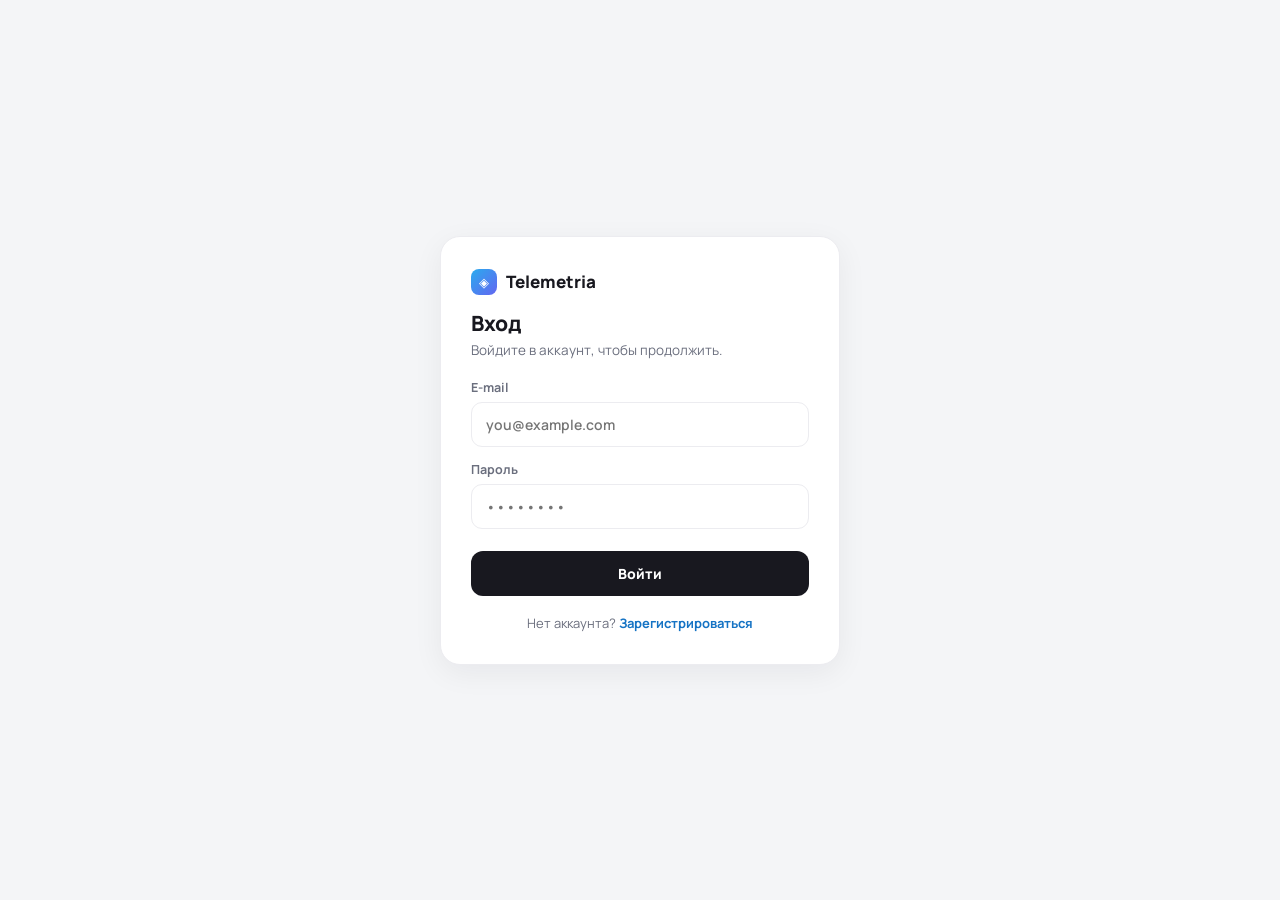
<file: login.html>
<!doctype html>
<html lang="ru">
<head>
<meta charset="utf-8" />
<meta name="viewport" content="width=device-width, initial-scale=1" />
<title>Вход — Telemetria</title>
<meta name="robots" content="noindex" />
<link rel="stylesheet" href="fonts/manrope.css">
<style>
*{margin:0;padding:0;box-sizing:border-box}
:root{--bg:#f4f5f7;--card:#fff;--ink:#18181f;--muted:#6b6f7e;--line:#ececf0;--accent:#1573c4;--err:#c0392b}
body{background:var(--bg);color:var(--ink);font-family:'Manrope',system-ui,sans-serif;-webkit-font-smoothing:antialiased;
  min-height:100vh;display:flex;align-items:center;justify-content:center;padding:24px}
.card{background:var(--card);border:1px solid var(--line);border-radius:20px;padding:32px 30px;width:100%;max-width:400px;
  box-shadow:0 8px 30px rgba(24,24,31,.06)}
.brand{display:flex;align-items:center;gap:9px;font-weight:800;font-size:17px;margin-bottom:6px}
.brand i{width:26px;height:26px;border-radius:8px;background:linear-gradient(135deg,#2AABEE,#6366f1);display:inline-flex;
  align-items:center;justify-content:center;font-style:normal;color:#fff;font-size:13px}
h1{font-size:21px;font-weight:800;letter-spacing:-.02em;margin:14px 0 4px}
.sub{color:var(--muted);font-size:13.5px;margin-bottom:20px}
label{display:block;font-size:12.5px;font-weight:700;color:var(--muted);margin:14px 0 6px}
input{width:100%;padding:12px 14px;border:1px solid var(--line);border-radius:11px;font:600 14px 'Manrope';
  color:var(--ink);outline:none;transition:.13s;background:var(--card)}
input:focus{border-color:var(--accent)}
button.submit{width:100%;margin-top:22px;padding:13px;border:none;border-radius:12px;background:var(--ink);color:#fff;
  font:800 14px 'Manrope';cursor:pointer;transition:.15s}
button.submit:hover{background:#2b2b36}
button.submit:disabled{opacity:.55;cursor:default}
.toggle{margin-top:18px;text-align:center;font-size:13px;color:var(--muted)}
.toggle a{color:var(--accent);font-weight:700;cursor:pointer;text-decoration:none}
.msg{margin-top:14px;font-size:13px;font-weight:600;padding:10px 12px;border-radius:10px;display:none}
.msg.err{display:block;background:#fdecea;color:var(--err)}
.msg.ok{display:block;background:#e7f7ec;color:#137a3a}
</style>
</head>
<body>
<div class="card">
  <div class="brand"><i>◈</i> Telemetria</div>
  <h1 id="ttl">Вход</h1>
  <div class="sub" id="sub">Войдите в аккаунт, чтобы продолжить.</div>

  <form id="form">
    <label for="email">E-mail</label>
    <input id="email" type="email" autocomplete="email" placeholder="you@example.com" required>
    <label for="password">Пароль</label>
    <input id="password" type="password" autocomplete="current-password" placeholder="••••••••" required>
    <button class="submit" id="btn" type="submit">Войти</button>
  </form>

  <div class="msg" id="msg"></div>
  <div class="toggle" id="toggle">Нет аккаунта? <a id="switch">Зарегистрироваться</a></div>
</div>

<script>
let mode = "login";
const $ = (id) => document.getElementById(id);
const msg = (text, kind) => { const m = $("msg"); m.textContent = text; m.className = "msg " + kind; };

function applyMode() {
  const login = mode === "login";
  $("ttl").textContent = login ? "Вход" : "Регистрация";
  $("sub").textContent = login ? "Войдите в аккаунт, чтобы продолжить." : "Создайте аккаунт — займёт минуту.";
  $("btn").textContent = login ? "Войти" : "Создать аккаунт";
  $("password").autocomplete = login ? "current-password" : "new-password";
  $("toggle").innerHTML = login
    ? 'Нет аккаунта? <a id="switch">Зарегистрироваться</a>'
    : 'Уже есть аккаунт? <a id="switch">Войти</a>';
  $("switch").onclick = () => { mode = login ? "register" : "login"; $("msg").className = "msg"; applyMode(); };
}
applyMode();

$("form").addEventListener("submit", async (e) => {
  e.preventDefault();
  $("btn").disabled = true;
  msg("", "");
  try {
    const r = await fetch("/api/" + mode, {
      method: "POST", headers: { "Content-Type": "application/json" },
      body: JSON.stringify({ email: $("email").value, password: $("password").value }),
    });
    const data = await r.json();
    if (!r.ok) { msg(data.error || "Ошибка", "err"); return; }
    msg("Готово, перенаправляем…", "ok");
    location.href = data.role === "admin" ? "/admin" : "/";
  } catch {
    msg("Сеть недоступна, попробуйте ещё раз", "err");
  } finally {
    $("btn").disabled = false;
  }
});
</script>
</body>
</html>
</file>
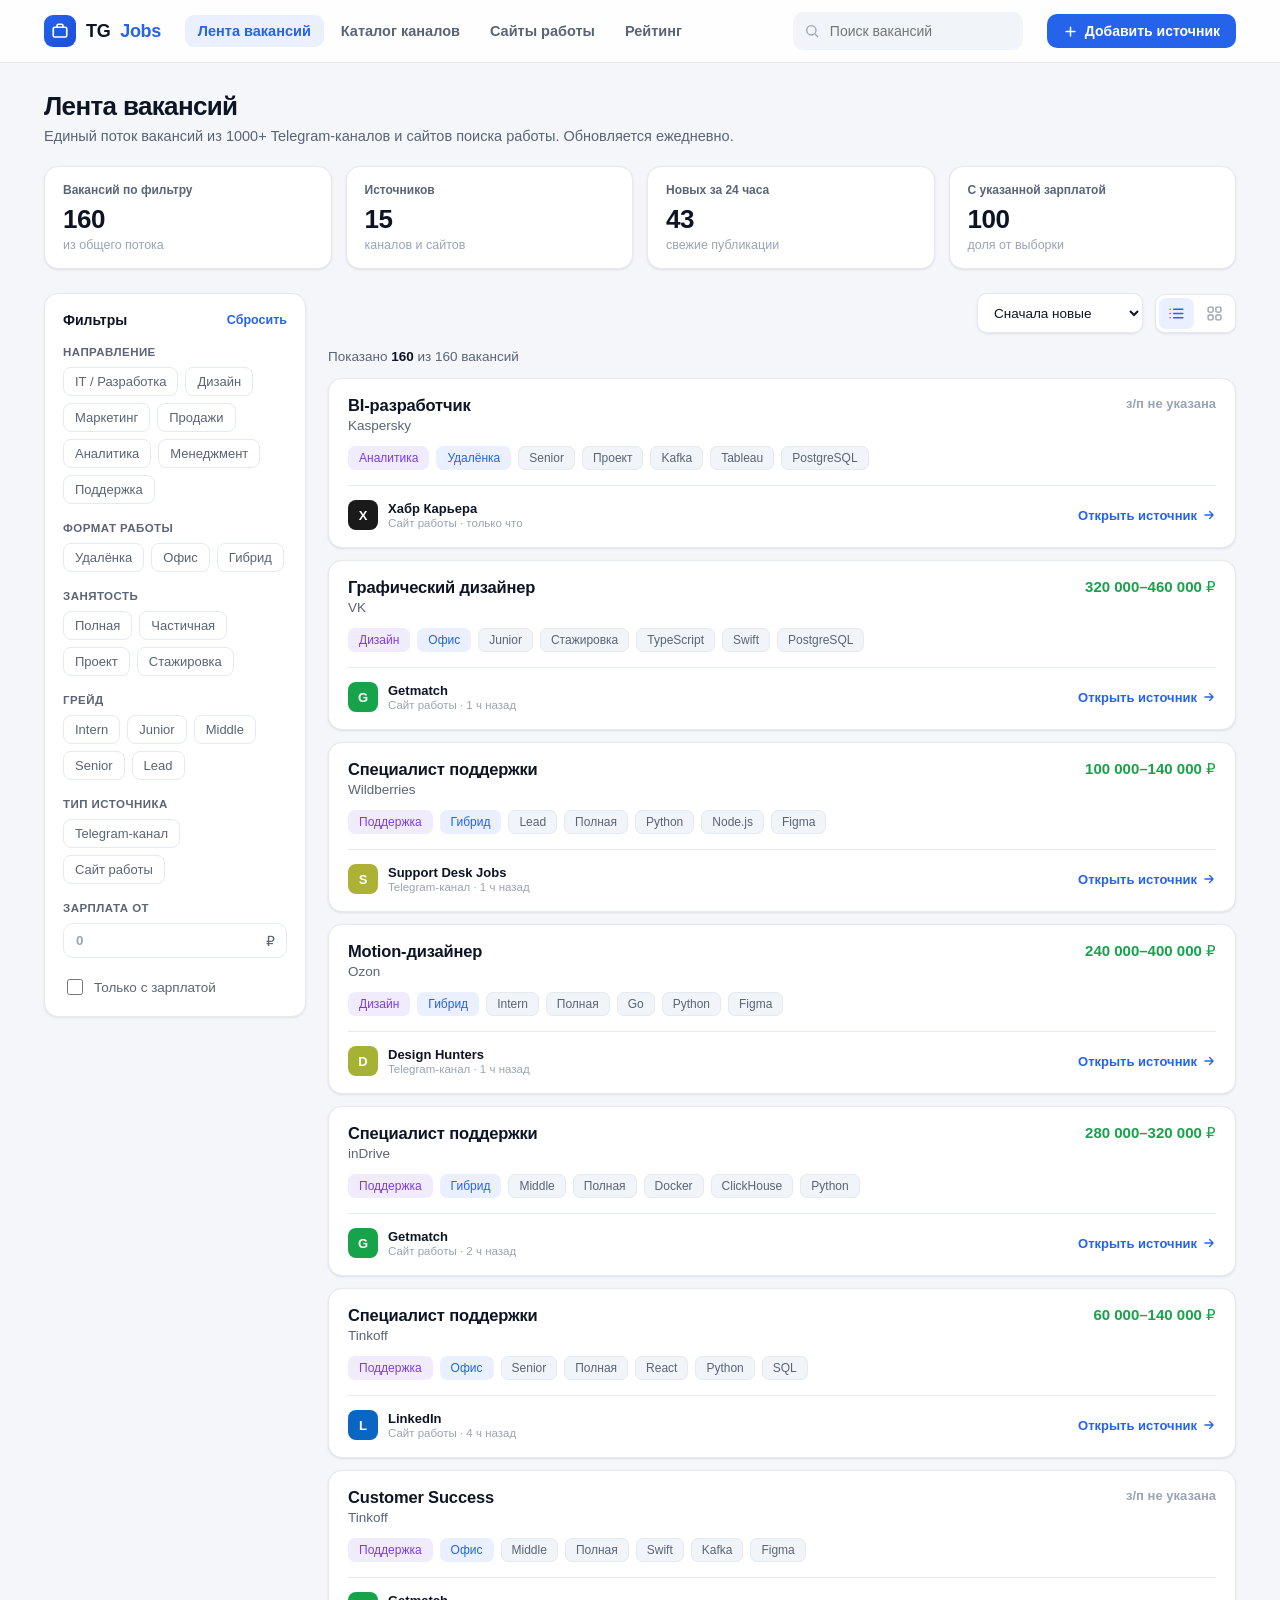
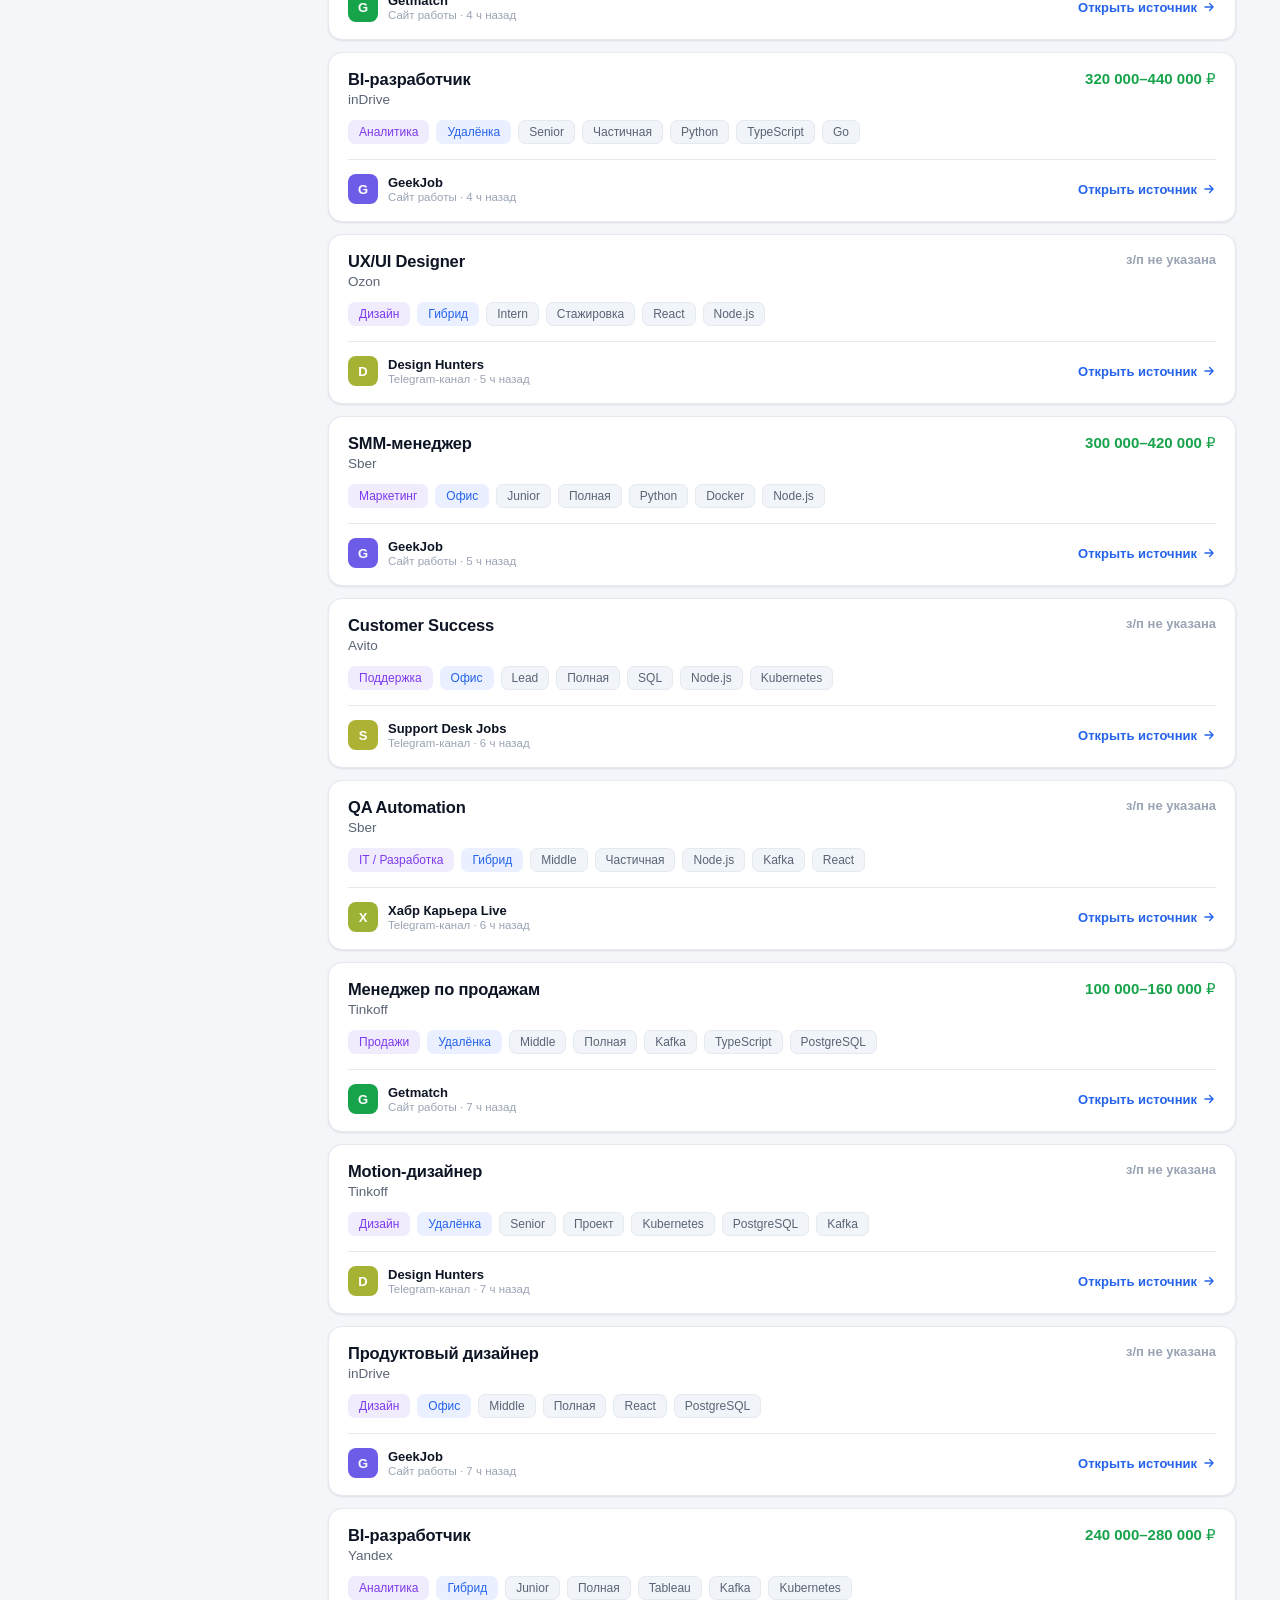
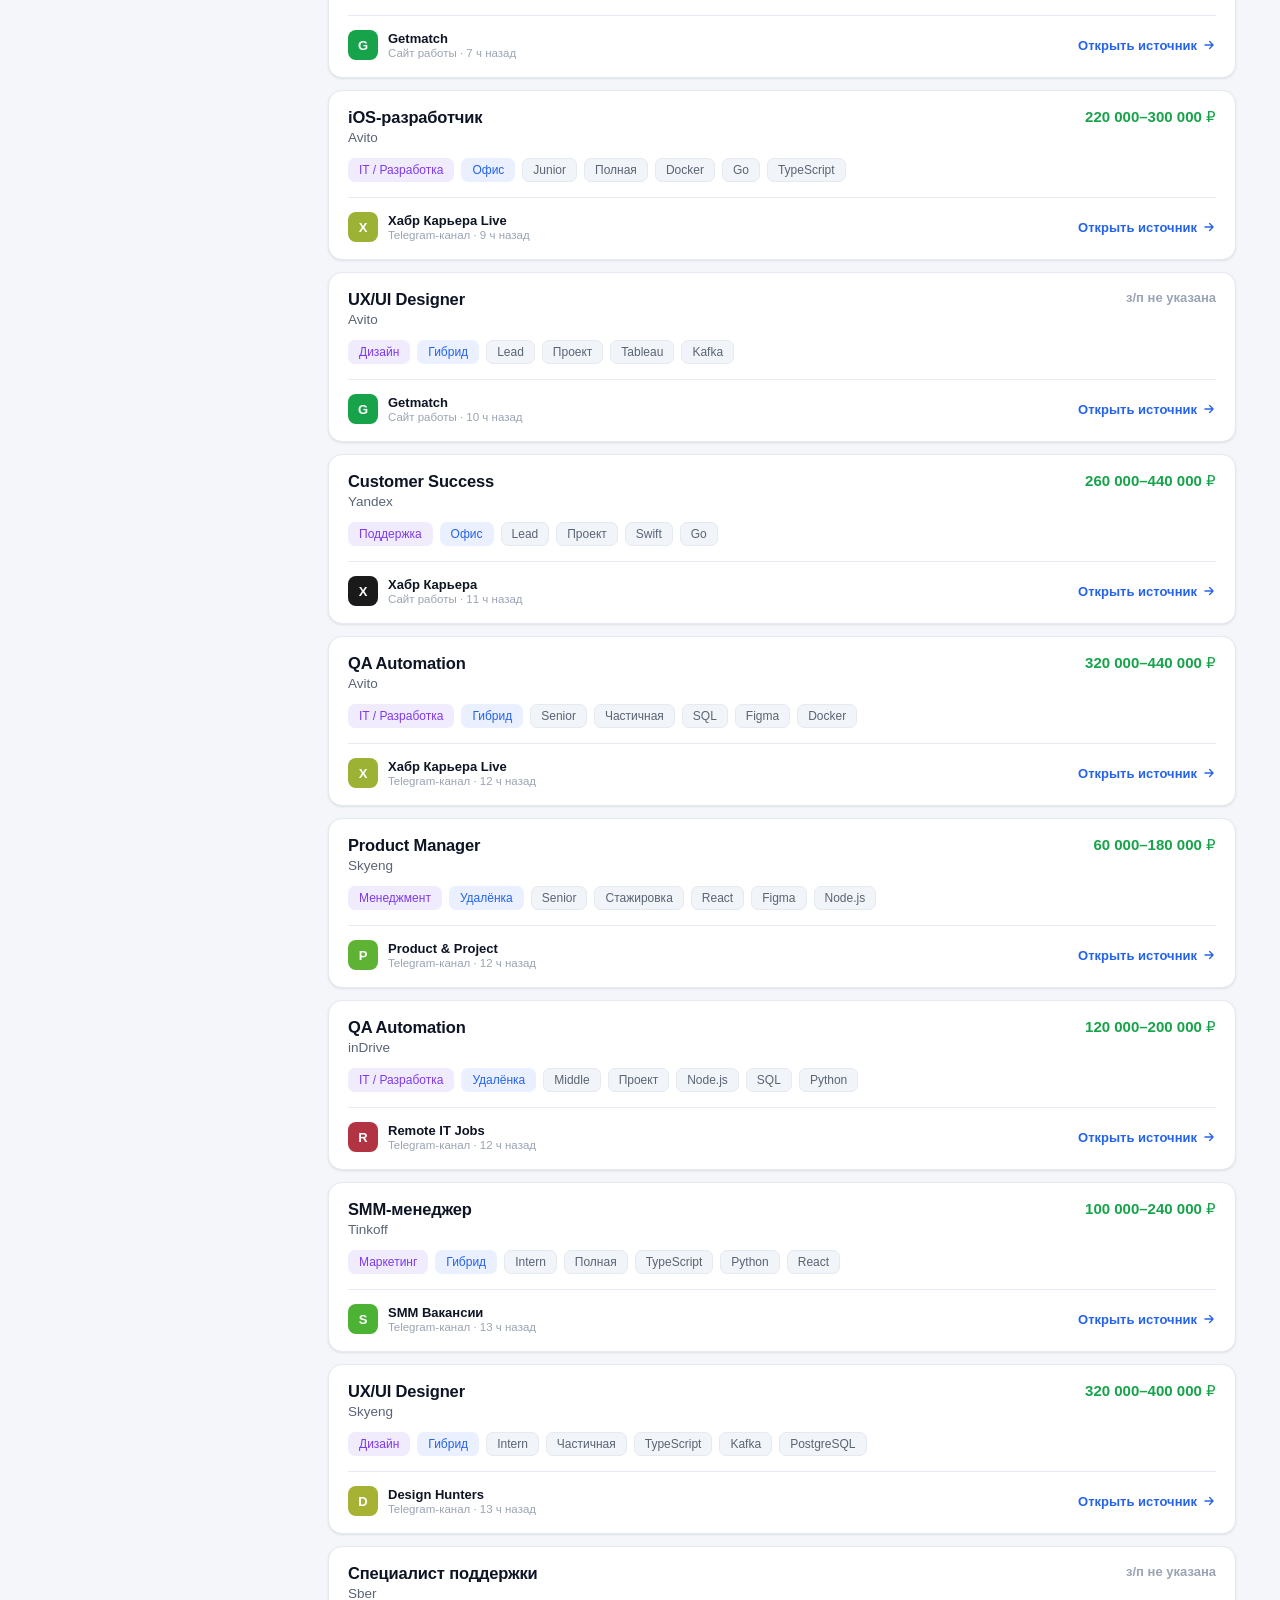
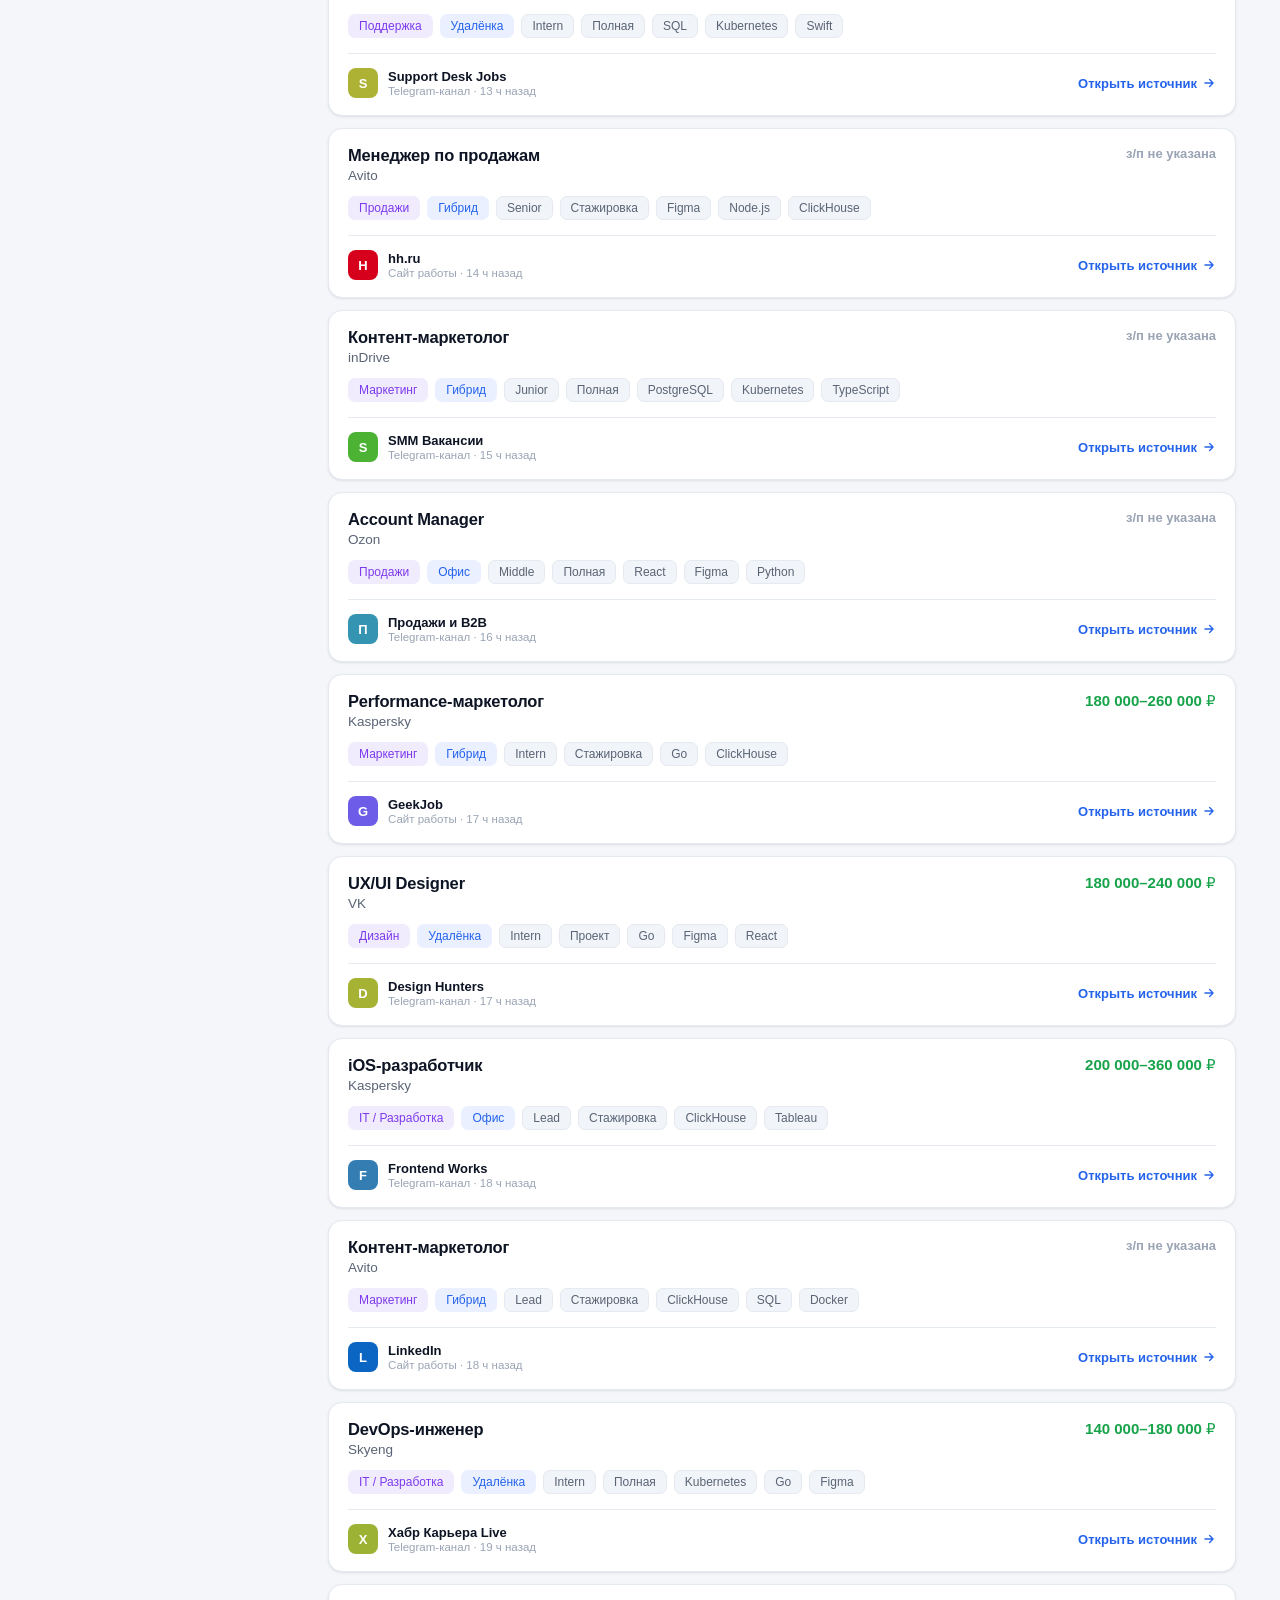
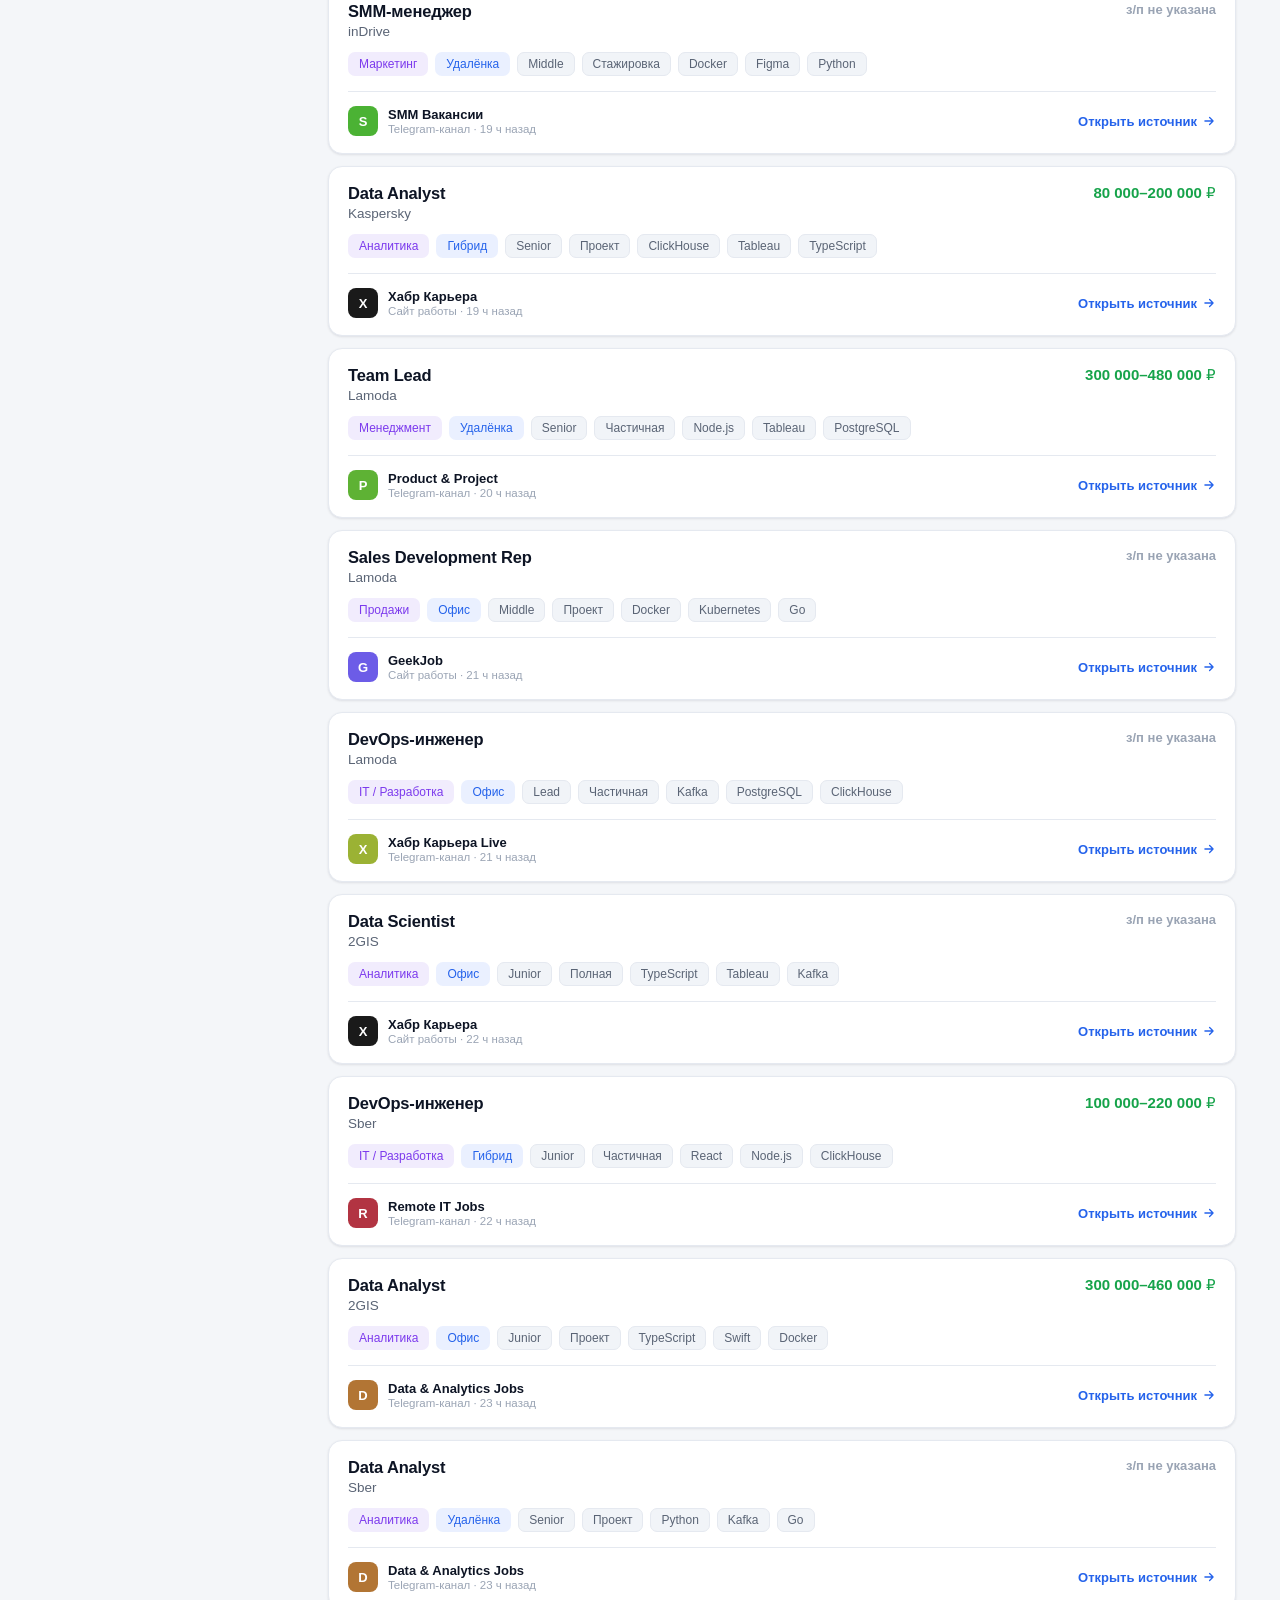
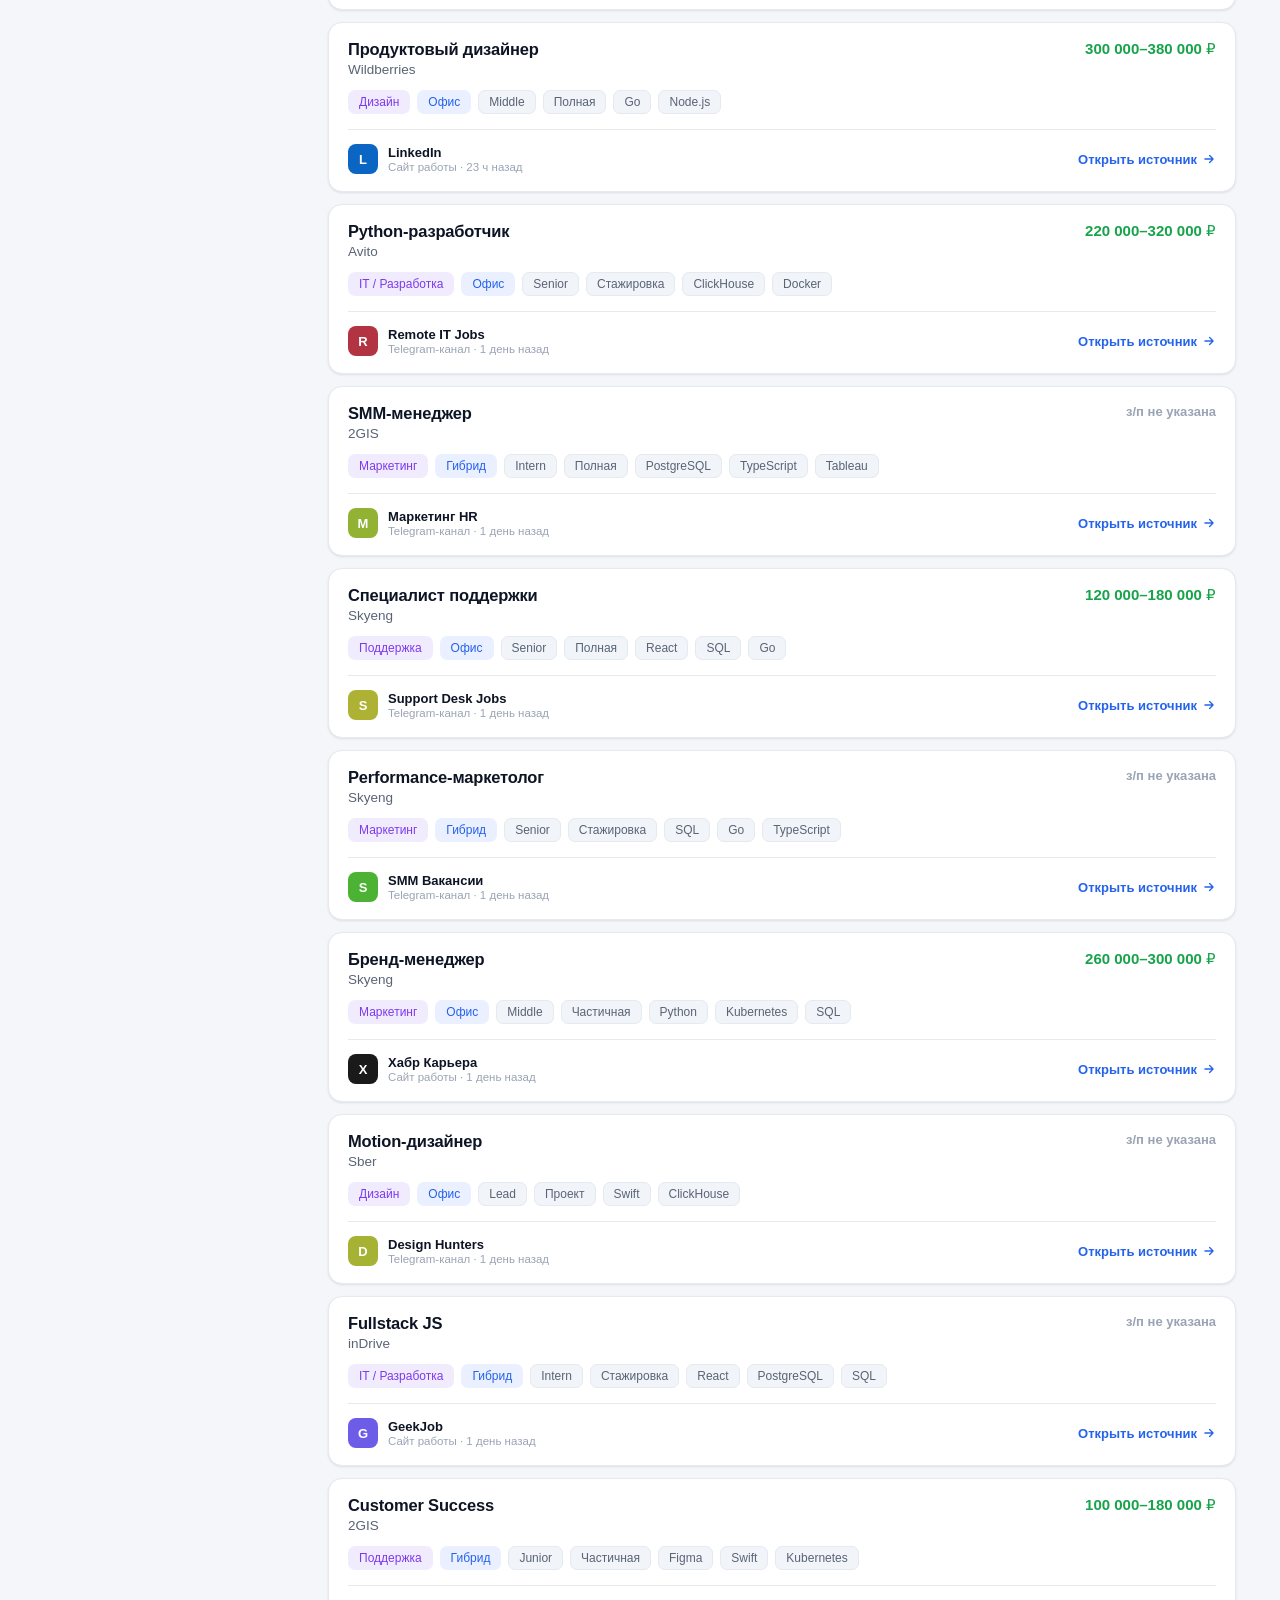
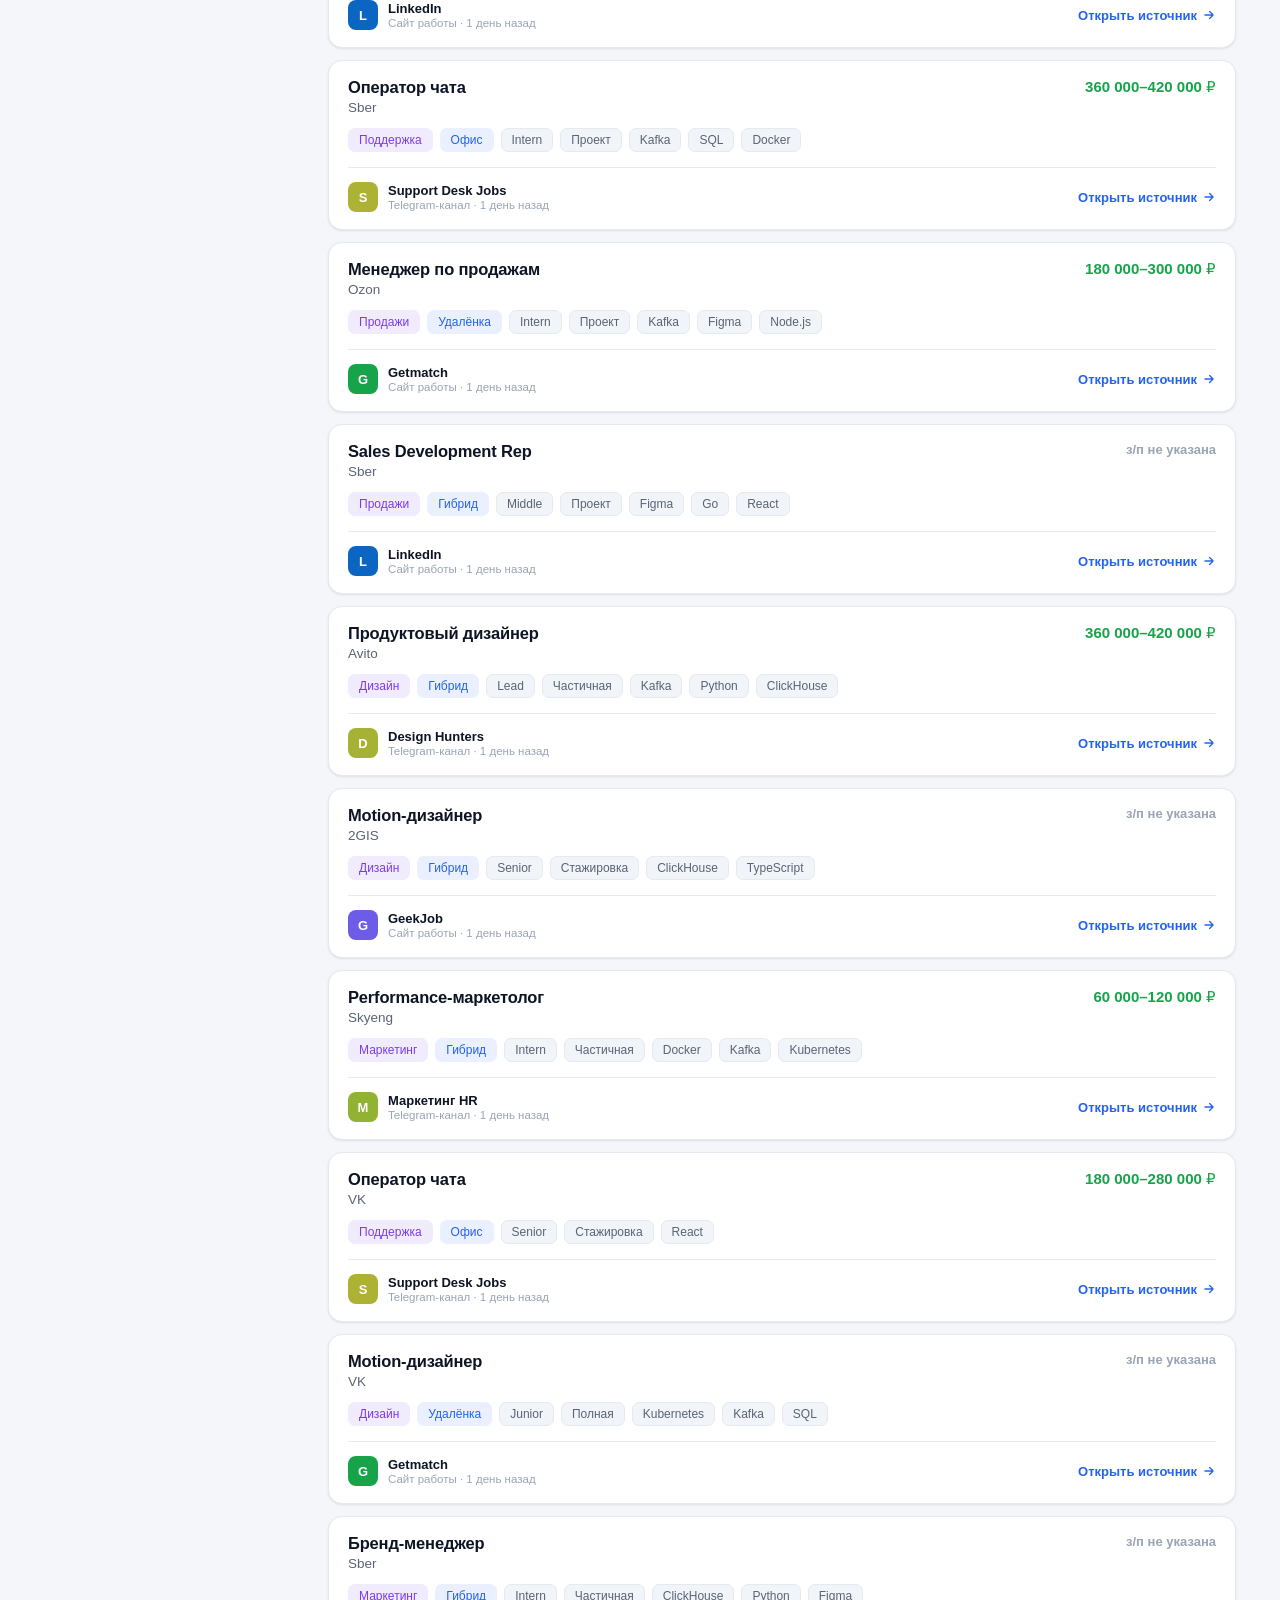
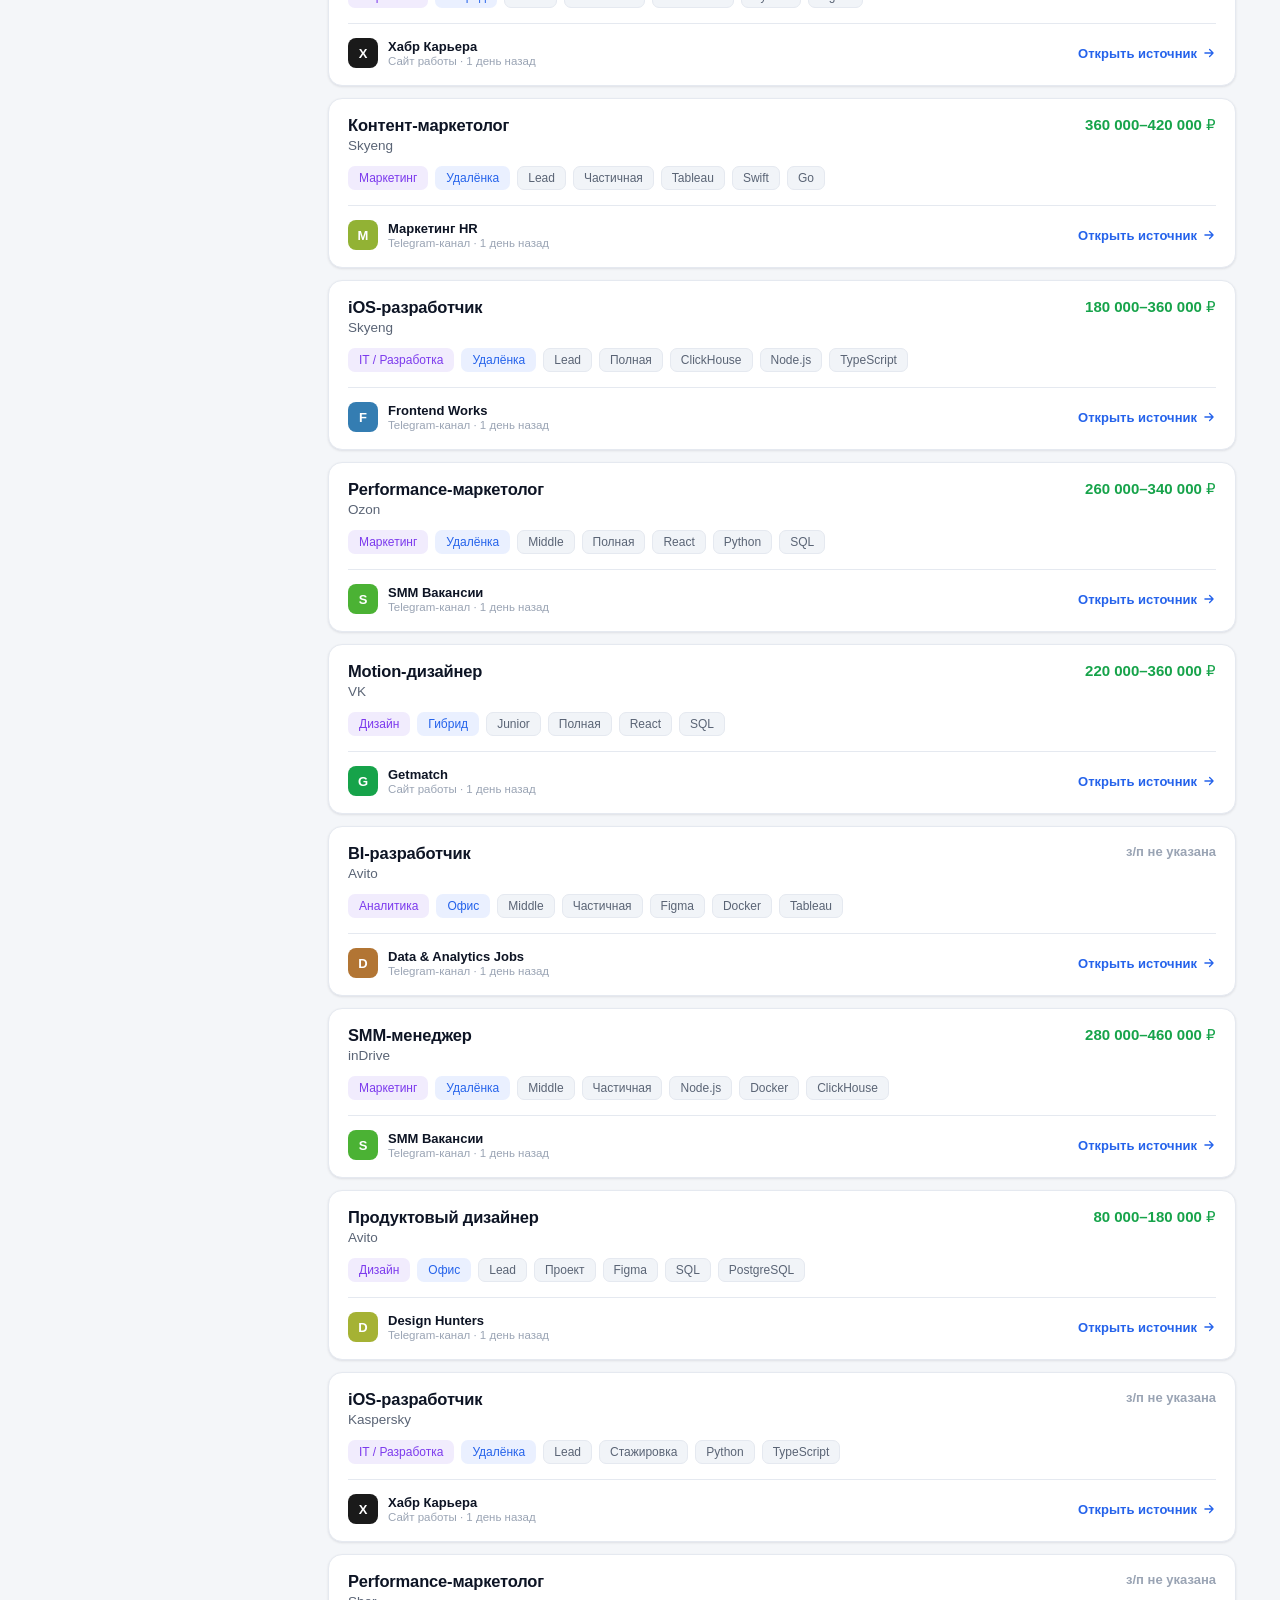
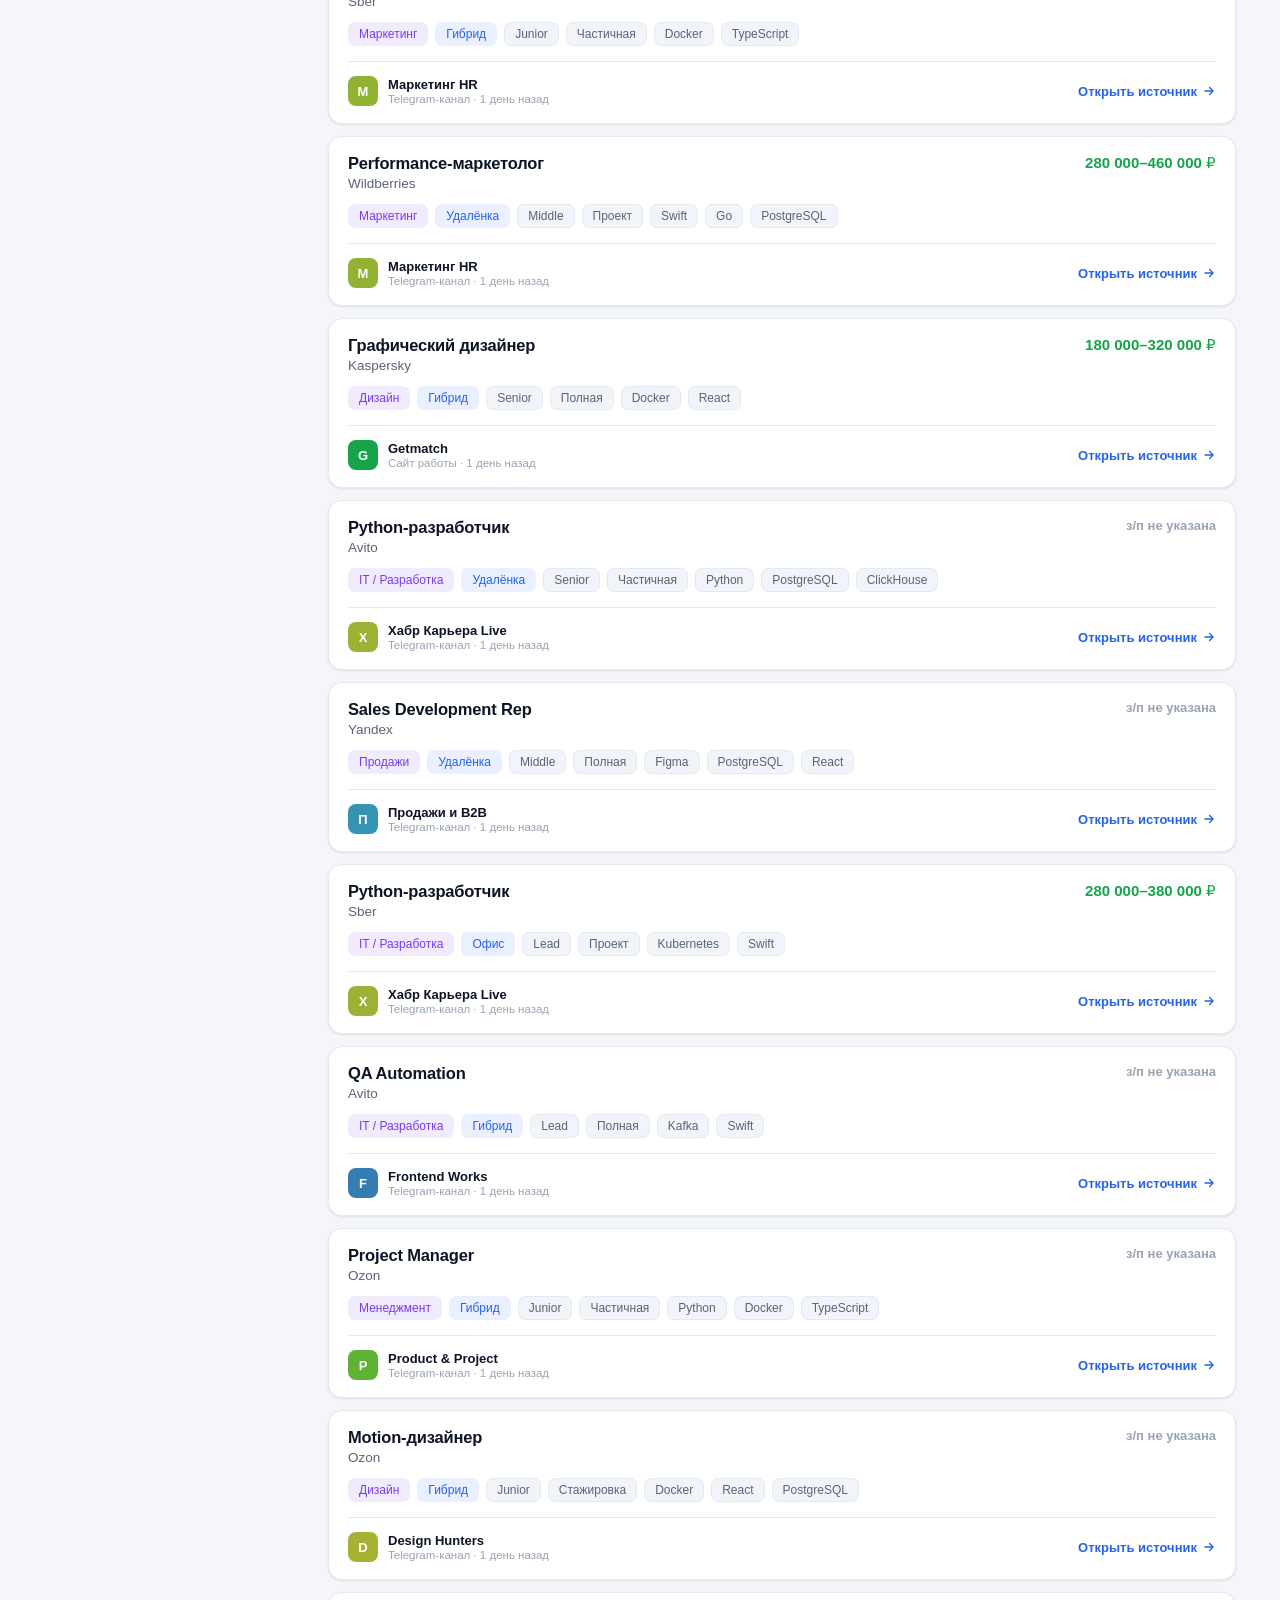
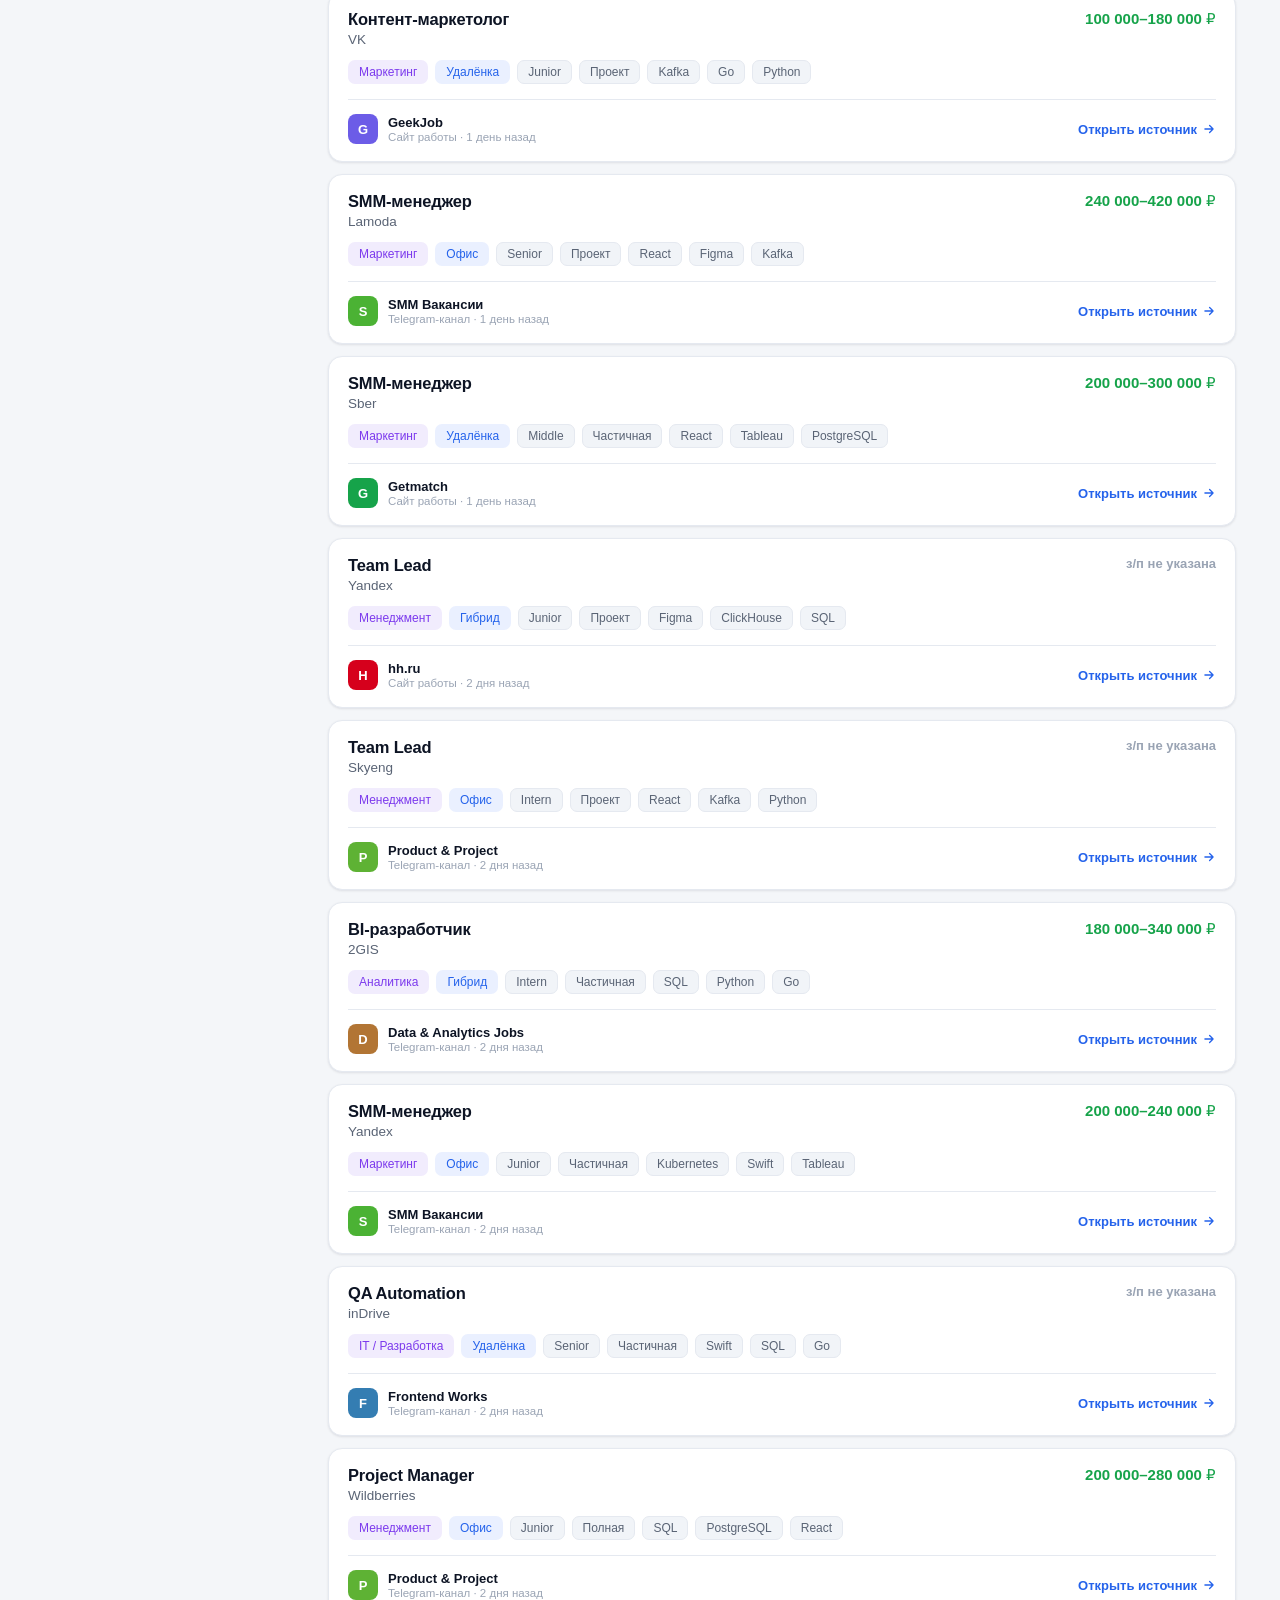
<file: prototype.html>
<!doctype html>
<html lang="ru">
<head>
  <meta charset="utf-8" />
  <meta name="viewport" content="width=device-width, initial-scale=1" />
  <title>TG Jobs — каталог вакансий из Telegram-каналов</title>
  <style>
    :root{
      --bg:#f4f6f9; --surface:#ffffff; --surface-2:#f1f4f8; --line:#e5e9f0;
      --fg:#0d1424; --muted:#5a6475; --faint:#9aa4b4;
      --accent:#2563eb; --accent-2:#1d4ed8; --accent-soft:#eaf0ff;
      --green:#16a34a; --green-soft:#e7f6ec; --red:#dc2626; --red-soft:#fdecec;
      --amber:#b45309; --purple:#7c3aed; --purple-soft:#f1ecfd;
      --radius:14px; --radius-sm:10px;
      --shadow:0 1px 2px rgba(16,24,40,.04),0 1px 3px rgba(16,24,40,.06);
      --shadow-lg:0 12px 40px rgba(16,24,40,.12);
      font-synthesis:none;
    }
    *{box-sizing:border-box;}
    html,body{margin:0;background:var(--bg);color:var(--fg);
      font-family:-apple-system,BlinkMacSystemFont,"Segoe UI",Roboto,Helvetica,Arial,sans-serif;
      -webkit-font-smoothing:antialiased;}
    a{color:inherit;text-decoration:none;}
    button{font-family:inherit;}

    /* ============ HEADER ============ */
    header{position:sticky;top:0;z-index:40;background:rgba(255,255,255,.85);
      backdrop-filter:saturate(180%) blur(12px);border-bottom:1px solid var(--line);}
    .hbar{max-width:1240px;margin:0 auto;padding:0 24px;height:62px;
      display:flex;align-items:center;gap:24px;}
    .brand{display:flex;align-items:center;gap:10px;font-weight:800;font-size:18px;letter-spacing:-.02em;flex:0 0 auto;}
    .brand .mark{width:32px;height:32px;border-radius:9px;background:linear-gradient(135deg,var(--accent),var(--accent-2));
      display:grid;place-items:center;color:#fff;}
    .brand .mark svg{width:18px;height:18px;}
    .brand b{color:var(--accent);}
    nav{display:flex;gap:4px;flex:1;}
    nav a{padding:8px 13px;border-radius:9px;font-size:14.5px;font-weight:600;color:var(--muted);cursor:pointer;transition:.12s;}
    nav a:hover{color:var(--fg);background:var(--surface-2);}
    nav a.active{color:var(--accent);background:var(--accent-soft);}
    .hsearch{position:relative;width:230px;flex:0 0 auto;}
    .hsearch input{width:100%;height:38px;padding:0 12px 0 36px;background:var(--surface-2);
      border:1px solid transparent;border-radius:10px;color:var(--fg);font-size:14px;outline:none;transition:.15s;}
    .hsearch input:focus{background:#fff;border-color:var(--accent);box-shadow:0 0 0 3px var(--accent-soft);}
    .hsearch svg{position:absolute;left:11px;top:50%;transform:translateY(-50%);color:var(--faint);width:16px;height:16px;}
    .btn{appearance:none;border:0;cursor:pointer;font-weight:600;font-size:14px;
      padding:9px 16px;border-radius:10px;color:#fff;background:var(--accent);
      transition:.12s;display:inline-flex;align-items:center;gap:7px;white-space:nowrap;}
    .btn:hover{background:var(--accent-2);}
    .btn svg{width:15px;height:15px;}
    .btn-ghost{background:var(--surface);border:1px solid var(--line);color:var(--fg);}
    .btn-ghost:hover{background:var(--surface-2);}

    .wrap{max-width:1240px;margin:0 auto;padding:28px 24px 90px;}
    .page-head{margin-bottom:22px;}
    .page-head h1{margin:0;font-size:26px;font-weight:800;letter-spacing:-.025em;}
    .page-head p{margin:6px 0 0;color:var(--muted);font-size:14.5px;}

    /* ============ STAT STRIP ============ */
    .stats{display:grid;grid-template-columns:repeat(4,1fr);gap:14px;margin-bottom:24px;}
    .stat{background:var(--surface);border:1px solid var(--line);border-radius:var(--radius);padding:16px 18px;box-shadow:var(--shadow);}
    .stat .k{font-size:12px;color:var(--muted);font-weight:600;}
    .stat .v{font-size:26px;font-weight:800;margin-top:7px;letter-spacing:-.02em;font-variant-numeric:tabular-nums;}
    .stat .s{font-size:12.5px;color:var(--faint);margin-top:3px;}

    /* ============ FEED LAYOUT ============ */
    .feed-layout{display:grid;grid-template-columns:262px 1fr;gap:22px;align-items:start;}
    .filters{background:var(--surface);border:1px solid var(--line);border-radius:var(--radius);
      padding:18px;position:sticky;top:78px;box-shadow:var(--shadow);}
    .filters h3{margin:0;font-size:14px;display:flex;justify-content:space-between;align-items:center;}
    .filters h3 a{font-size:12.5px;font-weight:600;color:var(--accent);cursor:pointer;}
    .fgroup{margin-top:18px;}
    .fgroup .lbl{font-size:11.5px;color:var(--muted);font-weight:700;text-transform:uppercase;letter-spacing:.04em;margin-bottom:9px;}
    .chips{display:flex;flex-wrap:wrap;gap:7px;}
    .chip{font-size:13px;padding:6px 11px;border-radius:8px;border:1px solid var(--line);
      background:var(--surface);color:var(--muted);cursor:pointer;transition:.12s;user-select:none;font-weight:500;}
    .chip:hover{border-color:var(--accent);color:var(--fg);}
    .chip.on{background:var(--accent);border-color:var(--accent);color:#fff;}
    .frow{display:flex;align-items:center;gap:8px;font-size:13.5px;color:var(--muted);cursor:pointer;user-select:none;}
    .salary-val{color:var(--fg);font-weight:700;font-variant-numeric:tabular-nums;}
    input[type=range]{width:100%;accent-color:var(--accent);}
    input[type=checkbox]{accent-color:var(--accent);width:16px;height:16px;}
    .num-input{position:relative;}
    .num-input input{width:100%;box-sizing:border-box;padding:9px 56px 9px 12px;border:1px solid var(--line);
      border-radius:10px;background:var(--surface);color:var(--fg);font:600 14px inherit;outline:none;
      font-variant-numeric:tabular-nums;transition:.12s;}
    .num-input input:focus{border-color:var(--accent);box-shadow:0 0 0 3px var(--accent-soft);}
    .num-input input::placeholder{color:var(--faint);font-weight:600;}
    .num-suffix{position:absolute;right:12px;top:50%;transform:translateY(-50%);color:var(--muted);
      font-weight:700;font-size:14px;pointer-events:none;}
    .num-clear{position:absolute;right:32px;top:50%;transform:translateY(-50%);width:18px;height:18px;
      padding:0;border:none;border-radius:50%;background:var(--surface-2);color:var(--muted);
      font-size:14px;line-height:1;cursor:pointer;display:flex;align-items:center;justify-content:center;transition:.12s;}
    .num-clear:hover{background:var(--accent);color:#fff;}
    .num-clear[hidden]{display:none;}

    /* ============ CONTENT HEAD ============ */
    .chead{display:flex;align-items:center;gap:12px;margin-bottom:16px;flex-wrap:wrap;}
    .chead .grow{flex:1;}
    .sel{background:var(--surface);border:1px solid var(--line);color:var(--fg);border-radius:10px;
      height:40px;padding:0 12px;font:inherit;font-size:13.5px;outline:none;cursor:pointer;box-shadow:var(--shadow);}
    .view-toggle{display:flex;gap:3px;background:var(--surface);border:1px solid var(--line);border-radius:10px;padding:3px;box-shadow:var(--shadow);}
    .view-toggle button{border:0;background:transparent;color:var(--faint);cursor:pointer;padding:7px 9px;border-radius:7px;display:grid;place-items:center;}
    .view-toggle button svg{width:17px;height:17px;display:block;}
    .view-toggle button.on{background:var(--accent-soft);color:var(--accent);}
    .count-line{font-size:13.5px;color:var(--muted);margin:0 0 14px;}
    .count-line b{color:var(--fg);}

    /* ============ JOB CARDS ============ */
    .jobs.list{display:flex;flex-direction:column;gap:12px;}
    .jobs.grid{display:grid;grid-template-columns:repeat(2,1fr);gap:14px;}
    .job{background:var(--surface);border:1px solid var(--line);border-radius:var(--radius);
      padding:17px 19px;transition:.12s;box-shadow:var(--shadow);}
    .job:hover{border-color:#cfd8e6;box-shadow:var(--shadow-lg);transform:translateY(-1px);}
    .job .jtop{display:flex;justify-content:space-between;gap:12px;align-items:flex-start;}
    .job h4{margin:0;font-size:16.5px;font-weight:700;letter-spacing:-.01em;}
    .job .company{font-size:13.5px;color:var(--muted);margin-top:3px;}
    .salary{font-size:15px;font-weight:800;color:var(--green);white-space:nowrap;font-variant-numeric:tabular-nums;}
    .salary.none{color:var(--faint);font-weight:600;font-size:13px;}
    .jtags{display:flex;flex-wrap:wrap;gap:7px;margin-top:13px;}
    .tag{font-size:12px;padding:4px 10px;border-radius:7px;background:var(--surface-2);
      border:1px solid var(--line);color:var(--muted);font-weight:500;}
    .tag.fmt{color:var(--accent);border-color:transparent;background:var(--accent-soft);}
    .tag.cat{color:var(--purple);border-color:transparent;background:var(--purple-soft);}
    .jfoot{display:flex;align-items:center;justify-content:space-between;gap:10px;margin-top:15px;
      padding-top:14px;border-top:1px solid var(--line);}
    .source{display:flex;align-items:center;gap:10px;font-size:13px;color:var(--muted);min-width:0;}
    .savatar{width:30px;height:30px;border-radius:8px;flex:0 0 auto;display:grid;place-items:center;font-weight:800;font-size:13px;color:#fff;}
    .source .stype{font-size:11.5px;color:var(--faint);margin-top:1px;}
    .source .snm{font-weight:700;color:var(--fg);}
    .apply{font-size:13px;font-weight:700;color:var(--accent);white-space:nowrap;display:inline-flex;align-items:center;gap:5px;}
    .apply:hover{color:var(--accent-2);}
    .apply svg{width:14px;height:14px;}

    /* ============ TABLES (catalog / rating) ============ */
    .catalog-layout{display:grid;grid-template-columns:230px 1fr;gap:22px;align-items:start;}
    .side-cats{background:var(--surface);border:1px solid var(--line);border-radius:var(--radius);padding:10px;box-shadow:var(--shadow);position:sticky;top:78px;}
    .side-cats button{display:flex;justify-content:space-between;align-items:center;width:100%;border:0;background:transparent;
      text-align:left;padding:9px 11px;border-radius:9px;font-size:14px;color:var(--muted);cursor:pointer;font-weight:600;transition:.12s;}
    .side-cats button:hover{background:var(--surface-2);color:var(--fg);}
    .side-cats button.on{background:var(--accent-soft);color:var(--accent);}
    .side-cats button .n{font-size:12px;color:var(--faint);font-weight:600;font-variant-numeric:tabular-nums;}
    .side-cats button.on .n{color:var(--accent);}

    .card{background:var(--surface);border:1px solid var(--line);border-radius:var(--radius);overflow:hidden;box-shadow:var(--shadow);}
    table{width:100%;border-collapse:collapse;}
    thead th{font-size:11.5px;color:var(--muted);text-transform:uppercase;letter-spacing:.04em;
      text-align:right;padding:13px 16px;font-weight:700;cursor:pointer;user-select:none;white-space:nowrap;
      border-bottom:1px solid var(--line);background:var(--surface-2);}
    thead th:first-child{text-align:left;}
    thead th .arr{color:var(--accent);font-size:9px;margin-left:3px;}
    tbody td{padding:13px 16px;border-bottom:1px solid var(--line);text-align:right;
      font-variant-numeric:tabular-nums;font-size:14.5px;white-space:nowrap;color:var(--fg);}
    tbody tr:last-child td{border-bottom:0;}
    tbody td:first-child{text-align:left;}
    tbody tr{transition:background .12s ease;}
    tbody tr:hover{background:var(--surface-2);}
    .rank{color:var(--faint);font-weight:700;width:34px;}
    .ch{display:flex;align-items:center;gap:12px;}
    .ava{width:40px;height:40px;border-radius:10px;flex:0 0 auto;display:grid;place-items:center;font-weight:800;font-size:16px;color:#fff;}
    .ch .nm{color:var(--fg);font-weight:700;}
    .ch .u{display:block;color:var(--muted);font-weight:500;font-size:12.5px;margin-top:1px;}
    .badge{display:inline-block;padding:3px 9px;border-radius:7px;font-size:12.5px;font-weight:700;}
    .up{background:var(--green-soft);color:var(--green);} .down{background:var(--red-soft);color:var(--red);}
    .flat{color:var(--faint);font-weight:600;}
    .er-hi{background:var(--green-soft);color:var(--green);}
    .er-mid{background:var(--accent-soft);color:var(--accent);}
    .er-lo{background:var(--surface-2);color:var(--muted);}

    /* ============ SITES ============ */
    .sites{display:grid;grid-template-columns:repeat(3,1fr);gap:16px;}
    .site{background:var(--surface);border:1px solid var(--line);border-radius:var(--radius);padding:20px;cursor:pointer;transition:.12s;box-shadow:var(--shadow);}
    .site:hover{border-color:#cfd8e6;box-shadow:var(--shadow-lg);transform:translateY(-2px);}
    .site .sh{display:flex;align-items:center;gap:13px;}
    .site .ico{width:46px;height:46px;border-radius:12px;display:grid;place-items:center;font-size:17px;font-weight:800;color:#fff;}
    .site h4{margin:0;font-size:16.5px;}
    .site .dom{font-size:13px;color:var(--muted);margin-top:2px;}
    .site .smetrics{display:flex;gap:22px;margin-top:18px;}
    .site .smetrics .mv{font-size:20px;font-weight:800;font-variant-numeric:tabular-nums;}
    .site .smetrics .mk{font-size:11.5px;color:var(--faint);font-weight:600;margin-top:2px;}

    .muted{color:var(--faint);}
    .state{padding:56px 20px;text-align:center;color:var(--muted);}
    .hidden{display:none !important;}

    /* ============ MODAL ============ */
    .overlay{position:fixed;inset:0;background:rgba(13,20,36,.4);backdrop-filter:blur(3px);
      display:none;align-items:center;justify-content:center;padding:20px;z-index:60;}
    .overlay.open{display:flex;}
    .modal{width:100%;max-width:440px;background:var(--surface);border-radius:18px;padding:26px;box-shadow:var(--shadow-lg);}
    .modal h2{margin:0 0 5px;font-size:19px;}
    .modal p{margin:0 0 18px;color:var(--muted);font-size:13.5px;}
    .modal label{display:block;font-size:12.5px;color:var(--muted);font-weight:600;margin:14px 0 6px;}
    .modal input{width:100%;height:42px;padding:0 13px;background:var(--surface-2);border:1px solid var(--line);
      border-radius:10px;color:var(--fg);font-size:15px;outline:none;}
    .modal input:focus{background:#fff;border-color:var(--accent);box-shadow:0 0 0 3px var(--accent-soft);}
    .modal .mrow{display:flex;gap:10px;margin-top:22px;}
    .modal .mrow .btn{flex:1;justify-content:center;}

    @media(max-width:960px){
      nav{display:none;}
      .stats{grid-template-columns:repeat(2,1fr);}
      .feed-layout,.catalog-layout{grid-template-columns:1fr;}
      .filters,.side-cats{position:static;}
      .jobs.grid{grid-template-columns:1fr;}
      .sites{grid-template-columns:1fr;}
      .hide-sm{display:none;}
    }
  </style>
</head>
<body>
  <header>
    <div class="hbar">
      <div class="brand">
        <span class="mark"><svg viewBox="0 0 24 24" fill="none" stroke="currentColor" stroke-width="2.2" stroke-linecap="round" stroke-linejoin="round"><rect x="3" y="7" width="18" height="13" rx="2"/><path d="M8 7V5a2 2 0 0 1 2-2h4a2 2 0 0 1 2 2v2"/></svg></span>
        TG<b>Jobs</b>
      </div>
      <nav id="nav">
        <a data-tab="feed" class="active">Лента вакансий</a>
        <a data-tab="channels">Каталог каналов</a>
        <a data-tab="sites">Сайты работы</a>
        <a data-tab="rating">Рейтинг</a>
      </nav>
      <div class="hsearch">
        <svg viewBox="0 0 24 24" fill="none" stroke="currentColor" stroke-width="2"><circle cx="11" cy="11" r="7"/><path d="M21 21l-4.3-4.3"/></svg>
        <input id="q" placeholder="Поиск вакансий" />
      </div>
      <button class="btn" id="addBtn">
        <svg viewBox="0 0 24 24" fill="none" stroke="currentColor" stroke-width="2.4" stroke-linecap="round"><path d="M12 5v14M5 12h14"/></svg>
        Добавить источник
      </button>
    </div>
  </header>

  <div class="wrap">
    <!-- ============= FEED ============= -->
    <section id="view-feed">
      <div class="page-head">
        <h1>Лента вакансий</h1>
        <p>Единый поток вакансий из 1000+ Telegram-каналов и сайтов поиска работы. Обновляется ежедневно.</p>
      </div>

      <div class="stats">
        <div class="stat"><div class="k">Вакансий по фильтру</div><div class="v" id="sJobs">—</div><div class="s">из общего потока</div></div>
        <div class="stat"><div class="k">Источников</div><div class="v" id="sSrc">—</div><div class="s">каналов и сайтов</div></div>
        <div class="stat"><div class="k">Новых за 24 часа</div><div class="v" id="sNew">—</div><div class="s">свежие публикации</div></div>
        <div class="stat"><div class="k">С указанной зарплатой</div><div class="v" id="sSal">—</div><div class="s">доля от выборки</div></div>
      </div>

      <div class="feed-layout">
        <aside class="filters">
          <h3>Фильтры <a id="resetF">Сбросить</a></h3>
          <div class="fgroup"><div class="lbl">Направление</div><div class="chips" id="fCat"></div></div>
          <div class="fgroup"><div class="lbl">Формат работы</div><div class="chips" id="fFmt"></div></div>
          <div class="fgroup"><div class="lbl">Занятость</div><div class="chips" id="fEmp"></div></div>
          <div class="fgroup"><div class="lbl">Грейд</div><div class="chips" id="fSen"></div></div>
          <div class="fgroup"><div class="lbl">Тип источника</div><div class="chips" id="fSrc"></div></div>
          <div class="fgroup">
            <div class="lbl">Зарплата от</div>
            <div class="num-input">
              <input type="text" inputmode="numeric" id="fSalary" placeholder="0" autocomplete="off" />
              <button type="button" class="num-clear" id="fSalaryClear" aria-label="Очистить" hidden>&times;</button>
              <span class="num-suffix">₽</span>
            </div>
          </div>
          <div class="fgroup"><label class="frow"><input type="checkbox" id="fOnlySalary" /> Только с зарплатой</label></div>
        </aside>

        <div>
          <div class="chead">
            <div class="grow"></div>
            <select class="sel" id="sortJobs">
              <option value="new">Сначала новые</option>
              <option value="salary">Выше зарплата</option>
              <option value="reach">Охватнее источник</option>
            </select>
            <div class="view-toggle">
              <button data-v="list" class="on" title="Списком"><svg viewBox="0 0 24 24" fill="none" stroke="currentColor" stroke-width="2" stroke-linecap="round"><path d="M8 6h13M8 12h13M8 18h13M3 6h.01M3 12h.01M3 18h.01"/></svg></button>
              <button data-v="grid" title="Плиткой"><svg viewBox="0 0 24 24" fill="none" stroke="currentColor" stroke-width="2"><rect x="3" y="3" width="7" height="7" rx="1.5"/><rect x="14" y="3" width="7" height="7" rx="1.5"/><rect x="3" y="14" width="7" height="7" rx="1.5"/><rect x="14" y="14" width="7" height="7" rx="1.5"/></svg></button>
            </div>
          </div>
          <div class="count-line" id="feedCount"></div>
          <div class="jobs list" id="jobs"></div>
          <div class="state hidden" id="jobsEmpty">Ничего не найдено — попробуйте ослабить фильтры.</div>
        </div>
      </div>
    </section>

    <!-- ============= CATALOG ============= -->
    <section id="view-channels" class="hidden">
      <div class="page-head"><h1>Каталог каналов</h1><p>Telegram-каналы с вакансиями и ежедневной статистикой охвата. Качество источника — сигнал доверия.</p></div>
      <div class="catalog-layout">
        <aside class="side-cats" id="sideCats"></aside>
        <div class="card">
          <table id="chTbl">
            <thead><tr>
              <th style="width:34px"></th>
              <th data-k="title">Канал</th>
              <th data-k="subs">Подписчики</th>
              <th data-k="g" class="hide-sm">Рост 7д</th>
              <th data-k="views" class="hide-sm">Ср. охват</th>
              <th data-k="er">ER</th>
              <th data-k="jobs">Вакансий</th>
            </tr></thead>
            <tbody id="chRows"></tbody>
          </table>
        </div>
      </div>
    </section>

    <!-- ============= SITES ============= -->
    <section id="view-sites" class="hidden">
      <div class="page-head"><h1>Сайты поиска работы</h1><p>Площадки-агрегаторы вакансий. Метрики и вакансии по каждому источнику попадают в общую ленту.</p></div>
      <div class="sites" id="siteCards"></div>
    </section>

    <!-- ============= RATING ============= -->
    <section id="view-rating" class="hidden">
      <div class="page-head"><h1>Рейтинг каналов</h1><p>Топ источников по числу вакансий за последние 30 дней — где работы больше всего.</p></div>
      <div class="card">
        <table id="rtTbl">
          <thead><tr>
            <th style="width:34px"></th>
            <th>Канал</th>
            <th class="hide-sm">Направление</th>
            <th>Вакансий 30д</th>
            <th class="hide-sm">Ср. охват</th>
            <th>ER</th>
          </tr></thead>
          <tbody id="rtRows"></tbody>
        </table>
      </div>
    </section>
  </div>

  <!-- ============= MODAL ============= -->
  <div class="overlay" id="overlay">
    <div class="modal">
      <h2>Добавить источник</h2>
      <p>Telegram-канал появится в каталоге после ближайшего сбора статистики.</p>
      <label>Канал — @username или ссылка t.me</label>
      <input id="mUser" placeholder="@durov или https://t.me/durov" autocomplete="off" />
      <label>Ключ доступа</label>
      <input id="mKey" type="password" placeholder="ADMIN_KEY" />
      <div class="mrow">
        <button class="btn btn-ghost" id="mCancel">Отмена</button>
        <button class="btn" id="mAdd">Добавить</button>
      </div>
    </div>
  </div>

  <script>
  /* ============ MOCK DATA ============ */
  const CATS=["IT / Разработка","Дизайн","Маркетинг","Продажи","Аналитика","Менеджмент","Поддержка"];
  const FORMATS=["Удалёнка","Офис","Гибрид"];
  const EMPLOY=["Полная","Частичная","Проект","Стажировка"];
  const SENIOR=["Intern","Junior","Middle","Senior","Lead"];
  const SRCTYPE=["Telegram-канал","Сайт работы"];

  const CHANNELS=[
    {id:1,username:"remote_it_jobs",title:"Remote IT Jobs",cat:"IT / Разработка",subs:184200,g:3200,views:42000,er:22.8,jobs:312},
    {id:2,username:"habr_career_live",title:"Хабр Карьера Live",cat:"IT / Разработка",subs:96500,g:-540,views:18800,er:19.5,jobs:201},
    {id:3,username:"design_hunters",title:"Design Hunters",cat:"Дизайн",subs:74100,g:1980,views:21500,er:29.0,jobs:140},
    {id:4,username:"smm_vacancies",title:"SMM Вакансии",cat:"Маркетинг",subs:61200,g:820,views:9300,er:15.2,jobs:176},
    {id:5,username:"data_jobs_ru",title:"Data & Analytics Jobs",cat:"Аналитика",subs:53800,g:1440,views:14100,er:26.2,jobs:98},
    {id:6,username:"sales_force_ru",title:"Продажи и B2B",cat:"Продажи",subs:38900,g:-210,views:5200,er:13.4,jobs:122},
    {id:7,username:"product_lead",title:"Product & Project",cat:"Менеджмент",subs:44600,g:610,views:11200,er:25.1,jobs:73},
    {id:8,username:"support_jobs",title:"Support Desk Jobs",cat:"Поддержка",subs:21300,g:90,views:3100,er:14.6,jobs:64},
    {id:9,username:"frontend_works",title:"Frontend Works",cat:"IT / Разработка",subs:71200,g:1120,views:16400,er:23.0,jobs:188},
    {id:10,username:"marketing_hr",title:"Маркетинг HR",cat:"Маркетинг",subs:33400,g:240,views:4800,er:14.4,jobs:91},
  ];

  const SITES=[
    {id:101,name:"hh.ru",dom:"hh.ru",ico:"hh",color:"#d6001c",jobs:842,daily:120,traffic:"58M / мес"},
    {id:102,name:"Хабр Карьера",dom:"career.habr.com",ico:"ХК",color:"#1a1a1a",jobs:318,daily:44,traffic:"7M / мес"},
    {id:103,name:"GeekJob",dom:"geekjob.ru",ico:"GJ",color:"#6c5ce7",jobs:154,daily:21,traffic:"1.2M / мес"},
    {id:104,name:"LinkedIn",dom:"linkedin.com",ico:"in",color:"#0a66c2",jobs:506,daily:73,traffic:"310M / мес"},
    {id:105,name:"Getmatch",dom:"getmatch.ru",ico:"gm",color:"#16a34a",jobs:89,daily:9,traffic:"600K / мес"},
    {id:106,name:"Telegram-каналы",dom:"t.me",ico:"TG",color:"#2563eb",jobs:1186,daily:210,traffic:"агрегировано"},
  ];

  const COMPANIES=["Yandex","Avito","Tinkoff","Ozon","VK","Wildberries","Sber","2GIS","Kaspersky","inDrive","Skyeng","Lamoda"];
  const TITLES={
    "IT / Разработка":["Frontend-разработчик","Backend-инженер (Go)","Python-разработчик","DevOps-инженер","iOS-разработчик","Fullstack JS","QA Automation"],
    "Дизайн":["Продуктовый дизайнер","UX/UI Designer","Графический дизайнер","Motion-дизайнер"],
    "Маркетинг":["SMM-менеджер","Performance-маркетолог","Контент-маркетолог","Бренд-менеджер"],
    "Продажи":["Менеджер по продажам","Account Manager","Sales Development Rep"],
    "Аналитика":["Data Analyst","Продуктовый аналитик","BI-разработчик","Data Scientist"],
    "Менеджмент":["Product Manager","Project Manager","Team Lead"],
    "Поддержка":["Специалист поддержки","Customer Success","Оператор чата"],
  };
  const STACKS=["React","TypeScript","Python","Go","SQL","Figma","Docker","Kubernetes","PostgreSQL","Node.js","Swift","ClickHouse","Tableau","Kafka"];

  let seed=42; const rnd=()=>(seed=(seed*1103515245+12345)&0x7fffffff)/0x7fffffff;
  const pick=a=>a[Math.floor(rnd()*a.length)];
  const hueOf=s=>{let h=0;for(const c of(s||""))h=(h*31+c.charCodeAt(0))%360;return h;};

  function genJobs(n){
    const out=[];
    for(let i=0;i<n;i++){
      const fromSite=rnd()<0.32;
      const src=fromSite?pick(SITES.slice(0,5)):pick(CHANNELS);
      const cat=src.cat||pick(CATS);
      const hasSal=rnd()<0.62, base=60000+Math.floor(rnd()*16)*20000;
      out.push({
        id:i,title:pick(TITLES[cat]||TITLES["IT / Разработка"]),company:pick(COMPANIES),cat,
        format:pick(FORMATS),employment:pick(EMPLOY),seniority:pick(SENIOR),
        srcType:fromSite?"Сайт работы":"Telegram-канал",
        salMin:hasSal?base:null,salMax:hasSal?base+40000+Math.floor(rnd()*8)*20000:null,
        tags:[pick(STACKS),pick(STACKS),pick(STACKS)].filter((v,idx,a)=>a.indexOf(v)===idx),
        hoursAgo:Math.floor(rnd()*96),source:src,fromSite,
      });
    }
    return out;
  }
  const JOBS=genJobs(160);

  /* ============ HELPERS ============ */
  const compact=n=>n==null?"—":Intl.NumberFormat("en",{notation:"compact",maximumFractionDigits:1}).format(n);
  const fmtFull=n=>n==null?"—":Intl.NumberFormat("ru").format(n);
  const money=n=>Intl.NumberFormat("ru").format(n);
  const salaryStr=j=>j.salMin==null?'<span class="salary none">з/п не указана</span>':`<span class="salary">${money(j.salMin)}–${money(j.salMax)} ₽</span>`;
  function ago(h){if(h<1)return"только что";if(h<24)return h+" ч назад";const d=Math.floor(h/24);return d+(d===1?" день":d<5?" дня":" дней")+" назад";}
  const arrowSvg='<svg viewBox="0 0 24 24" fill="none" stroke="currentColor" stroke-width="2.2" stroke-linecap="round" stroke-linejoin="round"><path d="M5 12h14M13 6l6 6-6 6"/></svg>';

  /* ============ FILTER STATE ============ */
  const F={cat:new Set(),fmt:new Set(),emp:new Set(),sen:new Set(),src:new Set(),salary:0,onlySalary:false,q:"",sort:"new",view:"list"};

  function chipRow(host,items,set){
    host.innerHTML=items.map(x=>`<span class="chip" data-v="${x}">${x}</span>`).join("");
    host.querySelectorAll(".chip").forEach(c=>c.onclick=()=>{
      const v=c.dataset.v;
      if(set.has(v)){set.delete(v);c.classList.remove("on");}else{set.add(v);c.classList.add("on");}
      renderFeed();
    });
  }

  function renderFeed(){
    const list=JOBS.filter(j=>{
      if(F.cat.size&&!F.cat.has(j.cat))return false;
      if(F.fmt.size&&!F.fmt.has(j.format))return false;
      if(F.emp.size&&!F.emp.has(j.employment))return false;
      if(F.sen.size&&!F.sen.has(j.seniority))return false;
      if(F.src.size&&!F.src.has(j.srcType))return false;
      if(F.onlySalary&&j.salMin==null)return false;
      if(F.salary>0&&(j.salMax||0)<F.salary)return false;
      if(F.q){const hay=(j.title+" "+j.company+" "+j.tags.join(" ")).toLowerCase();if(!hay.includes(F.q))return false;}
      return true;
    });
    list.sort((a,b)=>{
      if(F.sort==="new")return a.hoursAgo-b.hoursAgo;
      if(F.sort==="salary")return(b.salMax||0)-(a.salMax||0);
      if(F.sort==="reach")return(b.source.subs||0)-(a.source.subs||0);
      return 0;
    });

    const box=document.getElementById("jobs");
    box.className="jobs "+F.view;
    document.getElementById("jobsEmpty").classList.toggle("hidden",list.length>0);
    document.getElementById("feedCount").innerHTML=`Показано <b>${list.length}</b> из ${JOBS.length} вакансий`;

    box.innerHTML=list.map(j=>{
      const s=j.source,nm=s.title||s.name,init=(nm||"?").charAt(0).toUpperCase();
      const col=j.fromSite?s.color:`hsl(${hueOf(s.username)} 55% 45%)`;
      const link=j.fromSite?`https://${s.dom}`:`https://t.me/${s.username}`;
      return `<div class="job">
        <div class="jtop">
          <div><h4>${j.title}</h4><div class="company">${j.company}</div></div>
          ${salaryStr(j)}
        </div>
        <div class="jtags">
          <span class="tag cat">${j.cat}</span>
          <span class="tag fmt">${j.format}</span>
          <span class="tag">${j.seniority}</span>
          <span class="tag">${j.employment}</span>
          ${j.tags.map(t=>`<span class="tag">${t}</span>`).join("")}
        </div>
        <div class="jfoot">
          <div class="source">
            <div class="savatar" style="background:${col}">${init}</div>
            <div style="min-width:0"><span class="snm">${nm}</span><div class="stype">${j.srcType} · ${ago(j.hoursAgo)}</div></div>
          </div>
          <a class="apply" href="${link}" target="_blank" rel="noopener">Открыть источник ${arrowSvg}</a>
        </div>
      </div>`;
    }).join("");

    const srcSet=new Set(list.map(j=>(j.fromSite?"s":"c")+j.source.id));
    document.getElementById("sJobs").textContent=list.length;
    document.getElementById("sSrc").textContent=srcSet.size;
    document.getElementById("sNew").textContent=list.filter(j=>j.hoursAgo<24).length;
    document.getElementById("sSal").textContent=list.filter(j=>j.salMin!=null).length;
  }

  /* ============ CATALOG ============ */
  let chSort="subs",chDesc=true,activeCat="all";
  const growthBadge=n=>(n==null||n===0)?'<span class="flat">0</span>':`<span class="badge ${n>0?"up":"down"}">${n>0?"+":"−"}${compact(Math.abs(n))}</span>`;
  const erBadge=v=>`<span class="badge ${v>=24?"er-hi":v>=15?"er-mid":"er-lo"}">${v}%</span>`;

  function renderSideCats(){
    const counts={}; CHANNELS.forEach(c=>counts[c.cat]=(counts[c.cat]||0)+1);
    const items=[["all","Все направления",CHANNELS.length],...CATS.filter(c=>counts[c]).map(c=>[c,c,counts[c]])];
    document.getElementById("sideCats").innerHTML=items.map(([k,label,n])=>
      `<button data-c="${k}" class="${k===activeCat?"on":""}">${label}<span class="n">${n}</span></button>`).join("");
    document.querySelectorAll("#sideCats button").forEach(b=>b.onclick=()=>{activeCat=b.dataset.c;renderSideCats();renderChannels();});
  }
  function renderChannels(){
    const term=(document.getElementById("q").value||"").trim().toLowerCase();
    const list=CHANNELS.filter(c=>activeCat==="all"||c.cat===activeCat)
      .filter(c=>!term||c.title.toLowerCase().includes(term)||c.username.includes(term))
      .sort((a,b)=>{const av=a[chSort]??-Infinity,bv=b[chSort]??-Infinity;return chDesc?bv-av:av-bv;});
    document.getElementById("chRows").innerHTML=list.map((c,i)=>`<tr>
      <td class="rank">${i+1}</td>
      <td><div class="ch"><div class="ava" style="background:hsl(${hueOf(c.username)} 55% 45%)">${c.title.charAt(0)}</div>
        <div><a class="nm" href="https://t.me/${c.username}" target="_blank" rel="noopener">${c.title}</a><span class="u">@${c.username}</span></div></div></td>
      <td title="${fmtFull(c.subs)}">${compact(c.subs)}</td>
      <td class="hide-sm">${growthBadge(c.g)}</td>
      <td class="hide-sm" title="${fmtFull(c.views)}">${compact(c.views)}</td>
      <td>${erBadge(c.er)}</td>
      <td><strong>${c.jobs}</strong></td>
    </tr>`).join("");
    document.querySelectorAll("#chTbl thead th[data-k]").forEach(th=>{
      const on=th.dataset.k===chSort;
      th.innerHTML=th.textContent.replace(/[▼▲]/g,"").trim()+(on?` <span class="arr">${chDesc?"▼":"▲"}</span>`:"");
    });
  }

  /* ============ RATING ============ */
  function renderRating(){
    const list=[...CHANNELS].sort((a,b)=>b.jobs-a.jobs);
    document.getElementById("rtRows").innerHTML=list.map((c,i)=>`<tr>
      <td class="rank">${i+1}</td>
      <td><div class="ch"><div class="ava" style="background:hsl(${hueOf(c.username)} 55% 45%)">${c.title.charAt(0)}</div>
        <div><a class="nm" href="https://t.me/${c.username}" target="_blank" rel="noopener">${c.title}</a><span class="u">@${c.username}</span></div></div></td>
      <td class="hide-sm"><span class="tag cat">${c.cat}</span></td>
      <td><strong>${c.jobs}</strong></td>
      <td class="hide-sm" title="${fmtFull(c.views)}">${compact(c.views)}</td>
      <td>${erBadge(c.er)}</td>
    </tr>`).join("");
  }

  /* ============ SITES ============ */
  function renderSites(){
    document.getElementById("siteCards").innerHTML=SITES.map(s=>`<div class="site" data-go="feed">
      <div class="sh"><div class="ico" style="background:${s.color}">${s.ico}</div><div><h4>${s.name}</h4><div class="dom">${s.dom}</div></div></div>
      <div class="smetrics">
        <div><div class="mv">${compact(s.jobs)}</div><div class="mk">вакансий</div></div>
        <div><div class="mv">+${s.daily}</div><div class="mk">в день</div></div>
        <div><div class="mv">${s.traffic}</div><div class="mk">трафик</div></div>
      </div>
    </div>`).join("");
    document.querySelectorAll(".site").forEach(el=>el.onclick=()=>switchTab("feed"));
  }

  /* ============ NAV ============ */
  function switchTab(tab){
    document.querySelectorAll("#nav a").forEach(a=>a.classList.toggle("active",a.dataset.tab===tab));
    ["feed","channels","sites","rating"].forEach(v=>document.getElementById("view-"+v).classList.toggle("hidden",v!==tab));
    document.getElementById("q").placeholder=tab==="channels"?"Поиск по каналу":"Поиск вакансий";
  }
  document.querySelectorAll("#nav a").forEach(a=>a.onclick=()=>switchTab(a.dataset.tab));

  /* ============ WIRE UP ============ */
  chipRow(document.getElementById("fCat"),CATS,F.cat);
  chipRow(document.getElementById("fFmt"),FORMATS,F.fmt);
  chipRow(document.getElementById("fEmp"),EMPLOY,F.emp);
  chipRow(document.getElementById("fSen"),SENIOR,F.sen);
  chipRow(document.getElementById("fSrc"),SRCTYPE,F.src);

  const salaryInput=document.getElementById("fSalary");
  const salaryClear=document.getElementById("fSalaryClear");
  function setSalary(raw){
    const n=parseInt(String(raw).replace(/\D/g,""),10)||0;
    salaryInput.value=n?money(n):"";
    salaryClear.hidden=!n;
    F.salary=n;
  }
  salaryInput.oninput=()=>{setSalary(salaryInput.value);renderFeed();};
  salaryClear.onclick=()=>{setSalary("");salaryInput.focus();renderFeed();};
  document.getElementById("fOnlySalary").onchange=e=>{F.onlySalary=e.target.checked;renderFeed();};
  document.getElementById("q").oninput=e=>{F.q=e.target.value.trim().toLowerCase();renderFeed();renderChannels();};
  document.getElementById("sortJobs").onchange=e=>{F.sort=e.target.value;renderFeed();};
  document.querySelectorAll(".view-toggle button").forEach(b=>b.onclick=()=>{
    document.querySelectorAll(".view-toggle button").forEach(x=>x.classList.remove("on"));
    b.classList.add("on");F.view=b.dataset.v;renderFeed();
  });
  document.getElementById("resetF").onclick=()=>{
    F.cat.clear();F.fmt.clear();F.emp.clear();F.sen.clear();F.src.clear();F.salary=0;F.onlySalary=false;
    document.querySelectorAll(".filters .chip").forEach(c=>c.classList.remove("on"));
    setSalary("");
    document.getElementById("fOnlySalary").checked=false;renderFeed();
  };
  document.querySelectorAll("#chTbl thead th[data-k]").forEach(th=>th.onclick=()=>{
    const k=th.dataset.k;if(chSort===k)chDesc=!chDesc;else{chSort=k;chDesc=true;}renderChannels();
  });

  /* ============ MODAL ============ */
  const overlay=document.getElementById("overlay");
  document.getElementById("addBtn").onclick=()=>overlay.classList.add("open");
  document.getElementById("mCancel").onclick=()=>overlay.classList.remove("open");
  overlay.onclick=e=>{if(e.target===overlay)overlay.classList.remove("open");};
  document.getElementById("mAdd").onclick=()=>{overlay.classList.remove("open");};

  renderFeed();renderSideCats();renderChannels();renderRating();renderSites();
  </script>
</body>
</html>
</file>
<file: fonts/manrope.css>
/* Manrope — self-hosted (см. PROJECT.md «Доступность в РФ без VPN»).
   Никаких запросов к fonts.googleapis.com / fonts.gstatic.com в рантайме.
   latin + cyrillic сабсеты; браузер грузит только нужный по unicode-range. */

/* latin */
@font-face{font-family:'Manrope';font-style:normal;font-weight:400;font-display:swap;src:url('manrope-latin-400.woff2') format('woff2');unicode-range:U+0000-00FF,U+0131,U+0152-0153,U+02BB-02BC,U+02C6,U+02DA,U+02DC,U+0304,U+0308,U+0329,U+2000-206F,U+2074,U+20AC,U+2122,U+2191,U+2193,U+2212,U+2215,U+FEFF,U+FFFD}
@font-face{font-family:'Manrope';font-style:normal;font-weight:500;font-display:swap;src:url('manrope-latin-500.woff2') format('woff2');unicode-range:U+0000-00FF,U+0131,U+0152-0153,U+02BB-02BC,U+02C6,U+02DA,U+02DC,U+0304,U+0308,U+0329,U+2000-206F,U+2074,U+20AC,U+2122,U+2191,U+2193,U+2212,U+2215,U+FEFF,U+FFFD}
@font-face{font-family:'Manrope';font-style:normal;font-weight:600;font-display:swap;src:url('manrope-latin-600.woff2') format('woff2');unicode-range:U+0000-00FF,U+0131,U+0152-0153,U+02BB-02BC,U+02C6,U+02DA,U+02DC,U+0304,U+0308,U+0329,U+2000-206F,U+2074,U+20AC,U+2122,U+2191,U+2193,U+2212,U+2215,U+FEFF,U+FFFD}
@font-face{font-family:'Manrope';font-style:normal;font-weight:700;font-display:swap;src:url('manrope-latin-700.woff2') format('woff2');unicode-range:U+0000-00FF,U+0131,U+0152-0153,U+02BB-02BC,U+02C6,U+02DA,U+02DC,U+0304,U+0308,U+0329,U+2000-206F,U+2074,U+20AC,U+2122,U+2191,U+2193,U+2212,U+2215,U+FEFF,U+FFFD}
@font-face{font-family:'Manrope';font-style:normal;font-weight:800;font-display:swap;src:url('manrope-latin-800.woff2') format('woff2');unicode-range:U+0000-00FF,U+0131,U+0152-0153,U+02BB-02BC,U+02C6,U+02DA,U+02DC,U+0304,U+0308,U+0329,U+2000-206F,U+2074,U+20AC,U+2122,U+2191,U+2193,U+2212,U+2215,U+FEFF,U+FFFD}

/* cyrillic */
@font-face{font-family:'Manrope';font-style:normal;font-weight:400;font-display:swap;src:url('manrope-cyrillic-400.woff2') format('woff2');unicode-range:U+0301,U+0400-045F,U+0490-0491,U+04B0-04B1,U+2116}
@font-face{font-family:'Manrope';font-style:normal;font-weight:500;font-display:swap;src:url('manrope-cyrillic-500.woff2') format('woff2');unicode-range:U+0301,U+0400-045F,U+0490-0491,U+04B0-04B1,U+2116}
@font-face{font-family:'Manrope';font-style:normal;font-weight:600;font-display:swap;src:url('manrope-cyrillic-600.woff2') format('woff2');unicode-range:U+0301,U+0400-045F,U+0490-0491,U+04B0-04B1,U+2116}
@font-face{font-family:'Manrope';font-style:normal;font-weight:700;font-display:swap;src:url('manrope-cyrillic-700.woff2') format('woff2');unicode-range:U+0301,U+0400-045F,U+0490-0491,U+04B0-04B1,U+2116}
@font-face{font-family:'Manrope';font-style:normal;font-weight:800;font-display:swap;src:url('manrope-cyrillic-800.woff2') format('woff2');unicode-range:U+0301,U+0400-045F,U+0490-0491,U+04B0-04B1,U+2116}
</file>
